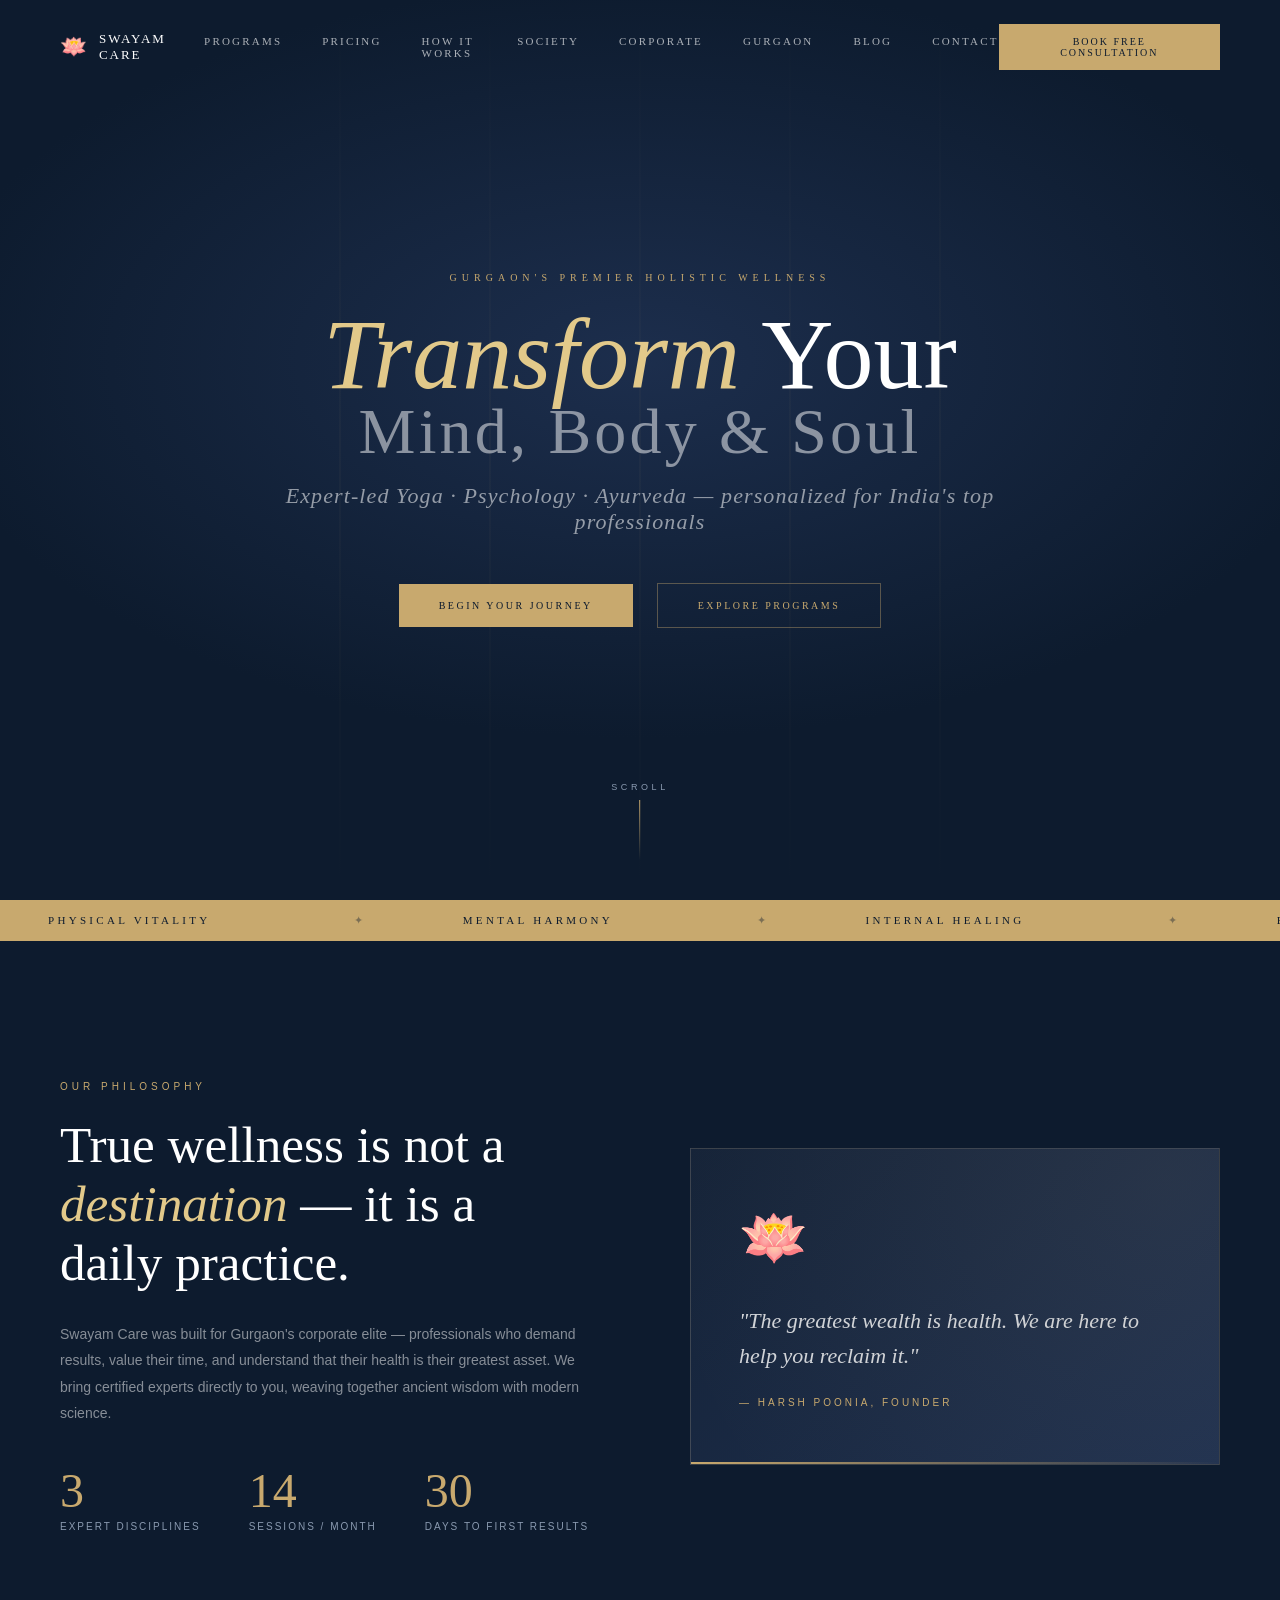
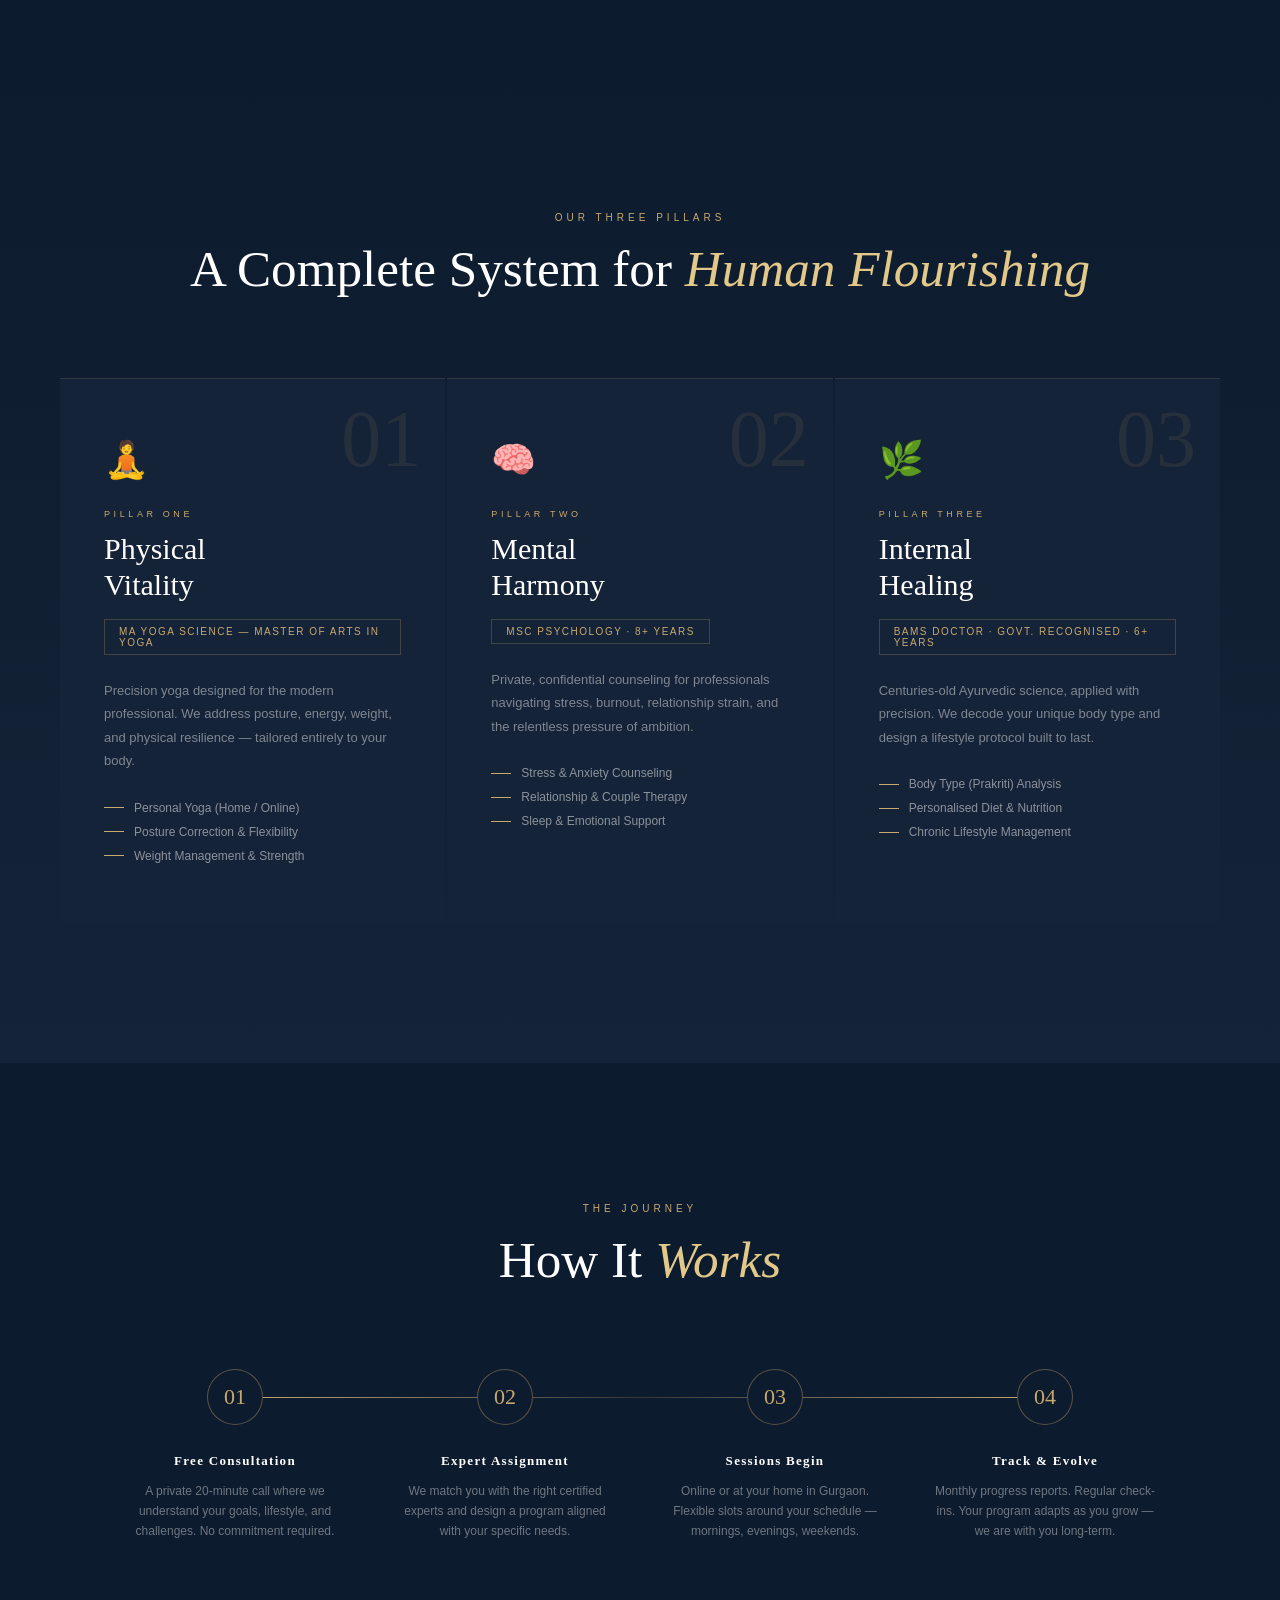
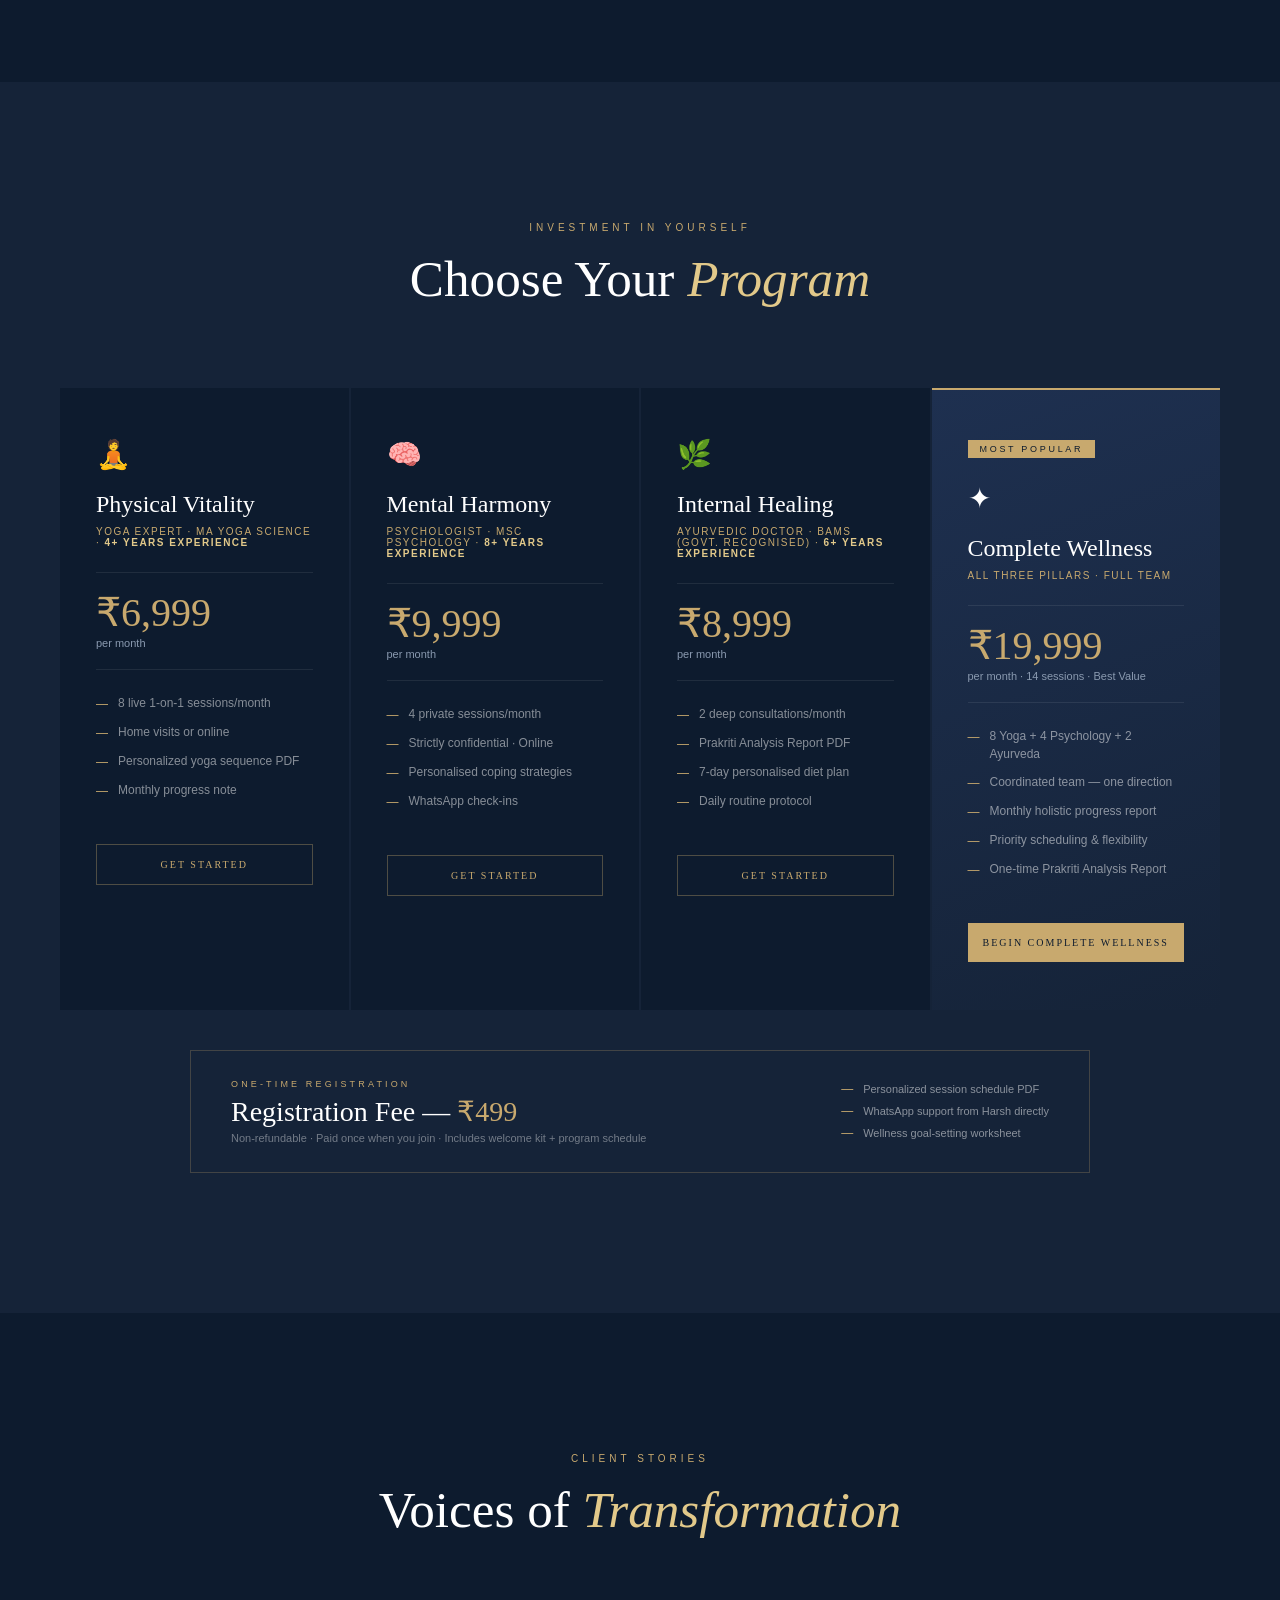
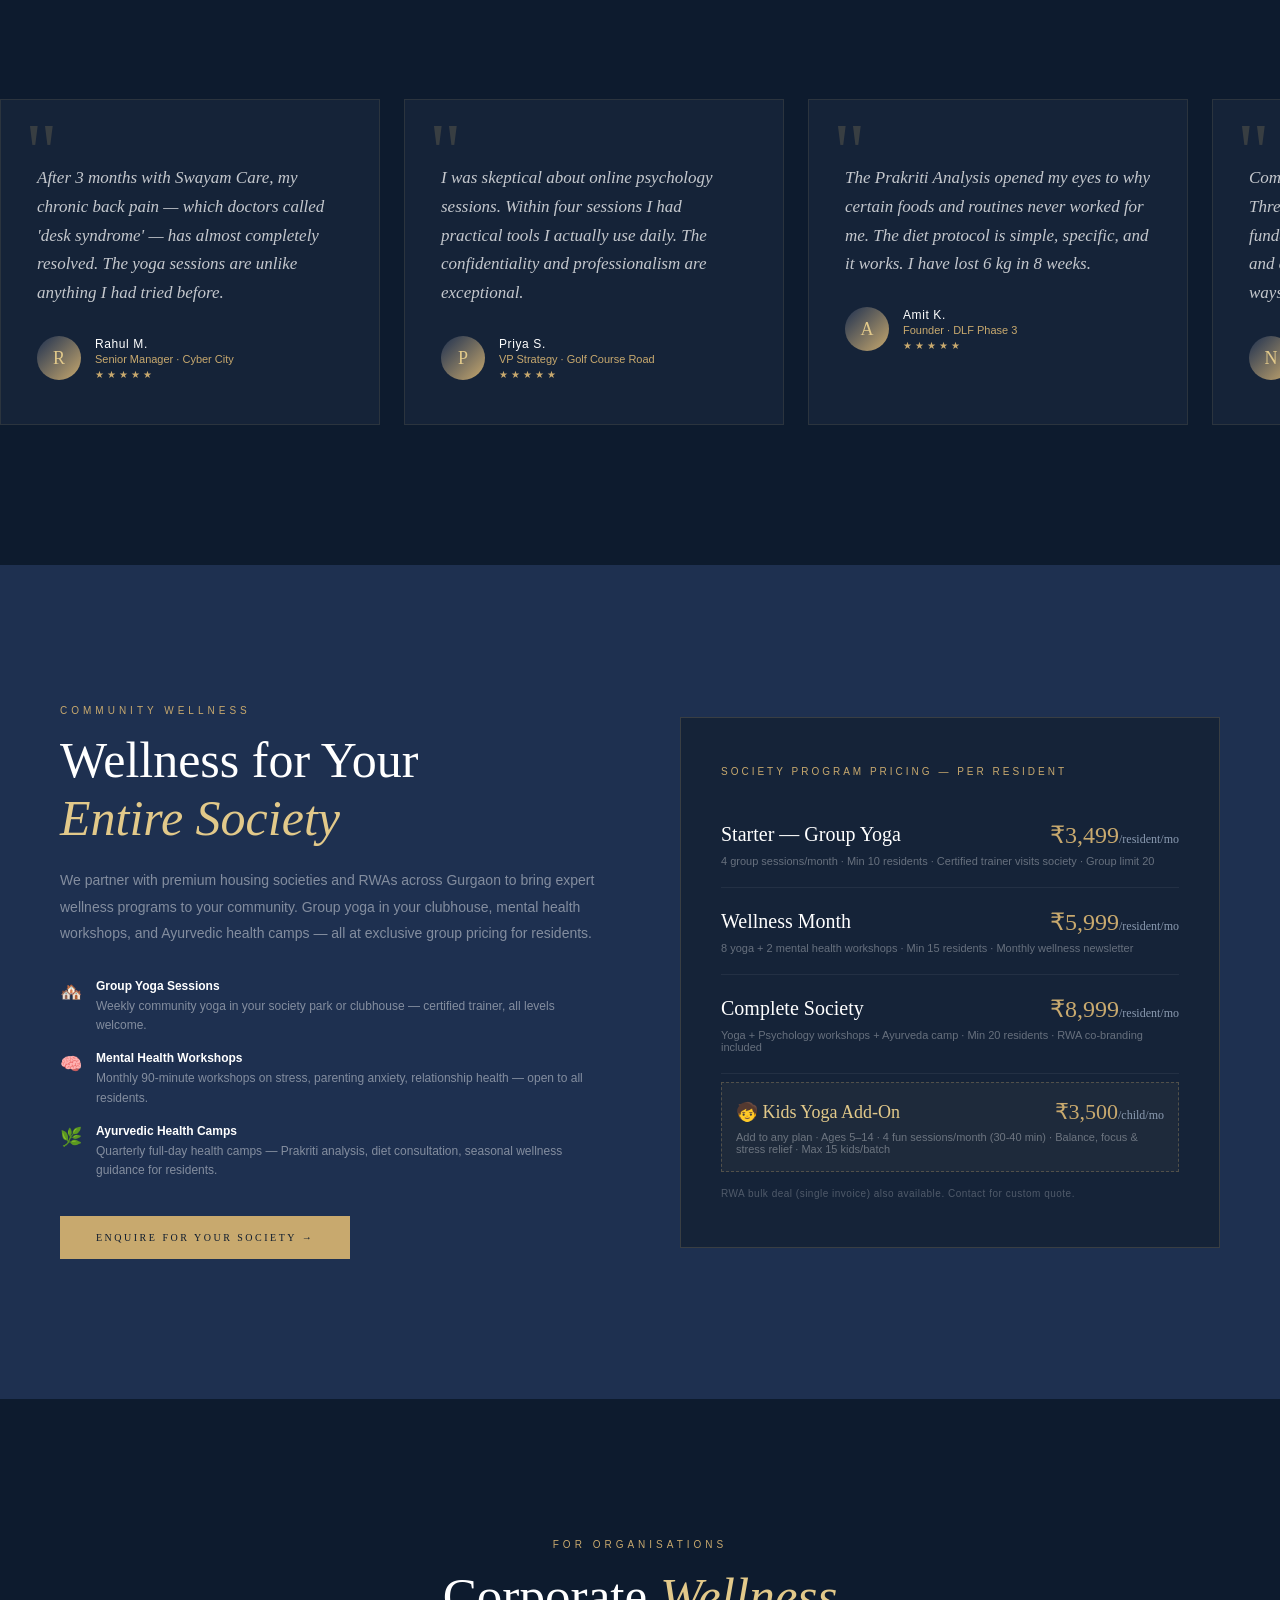
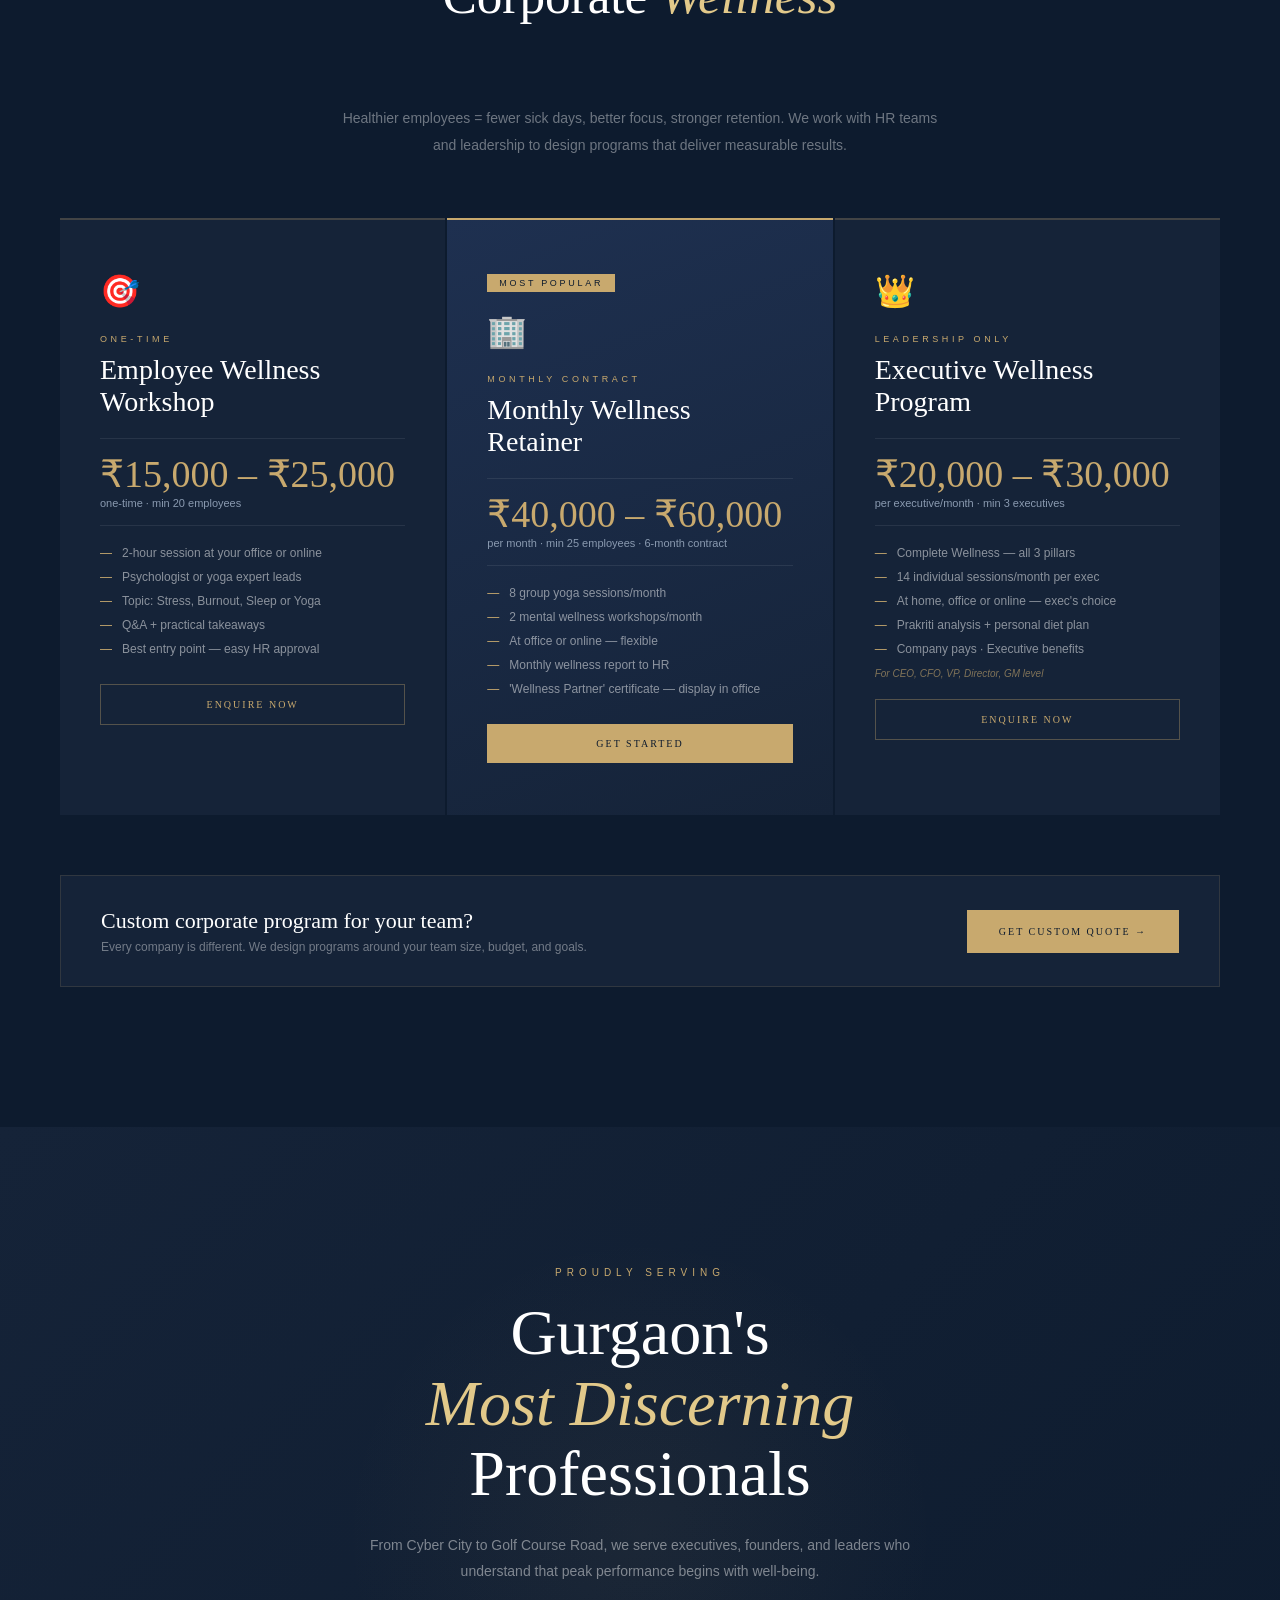
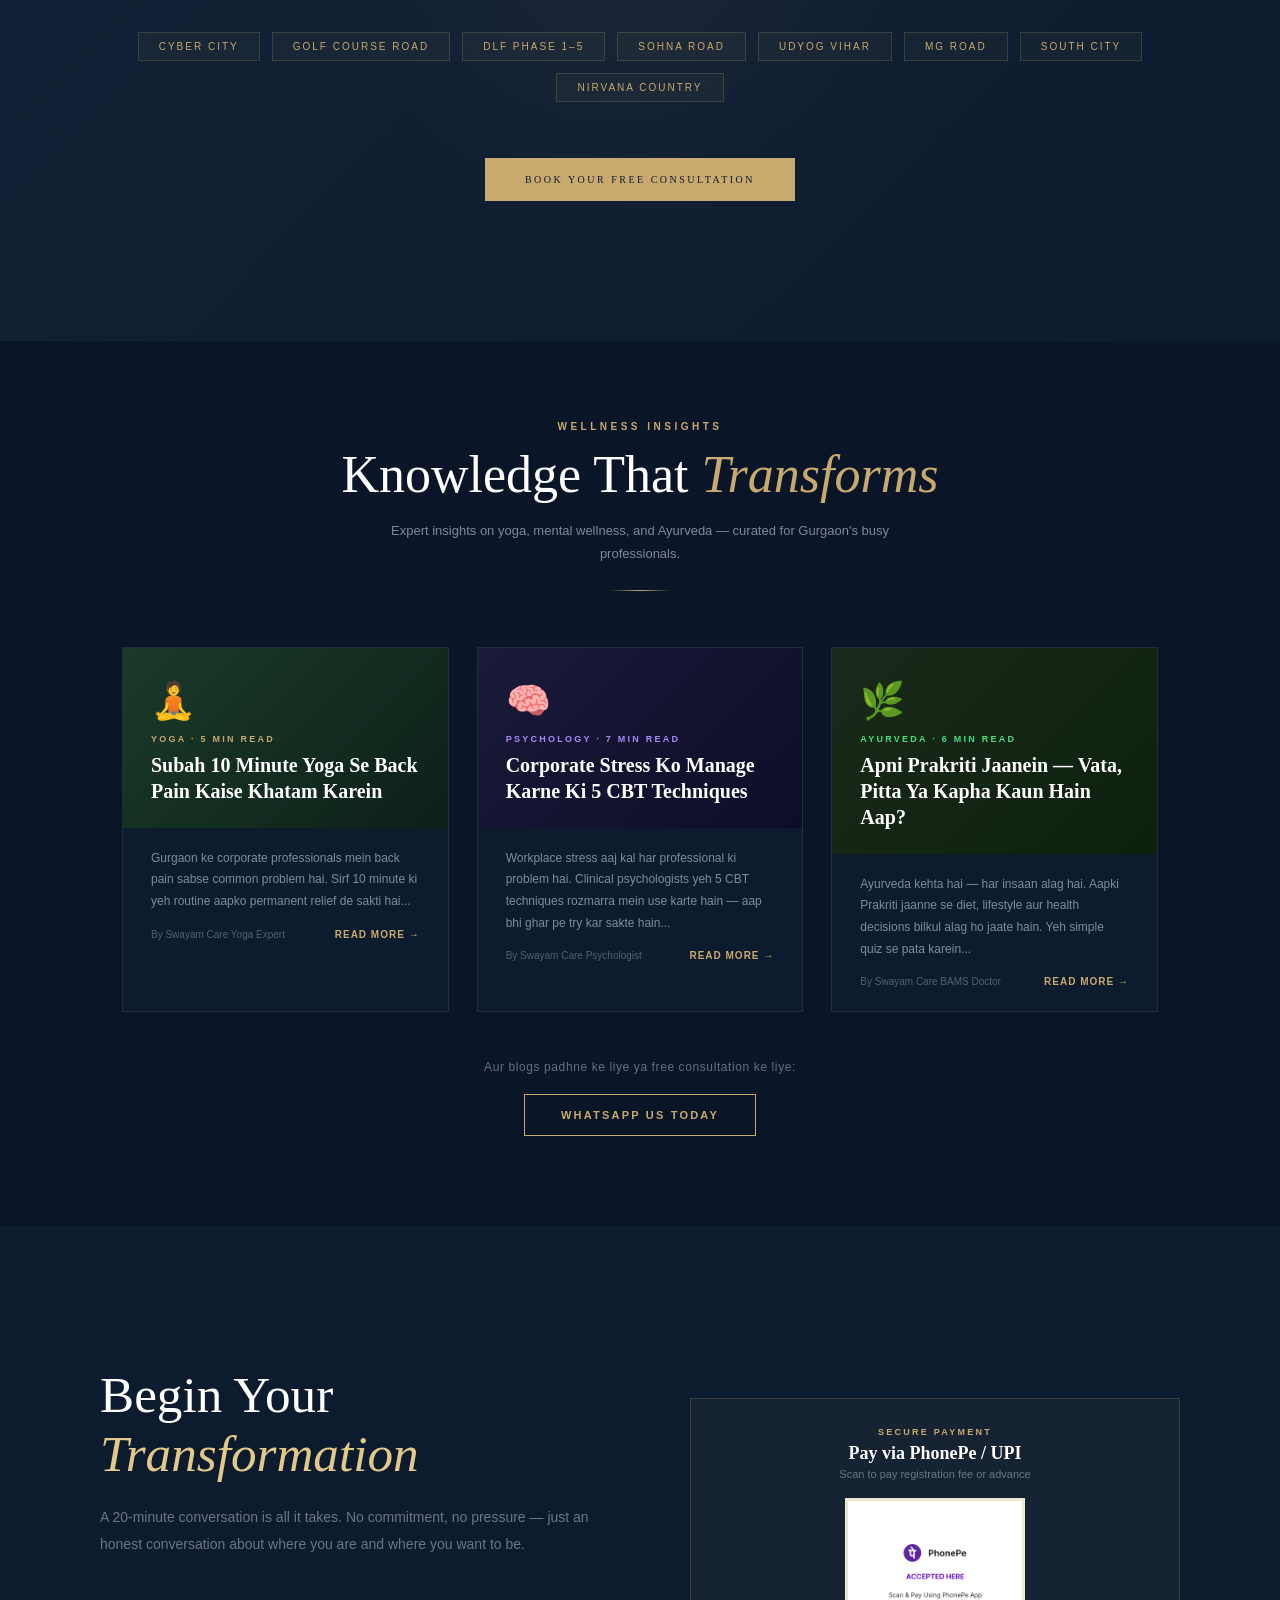
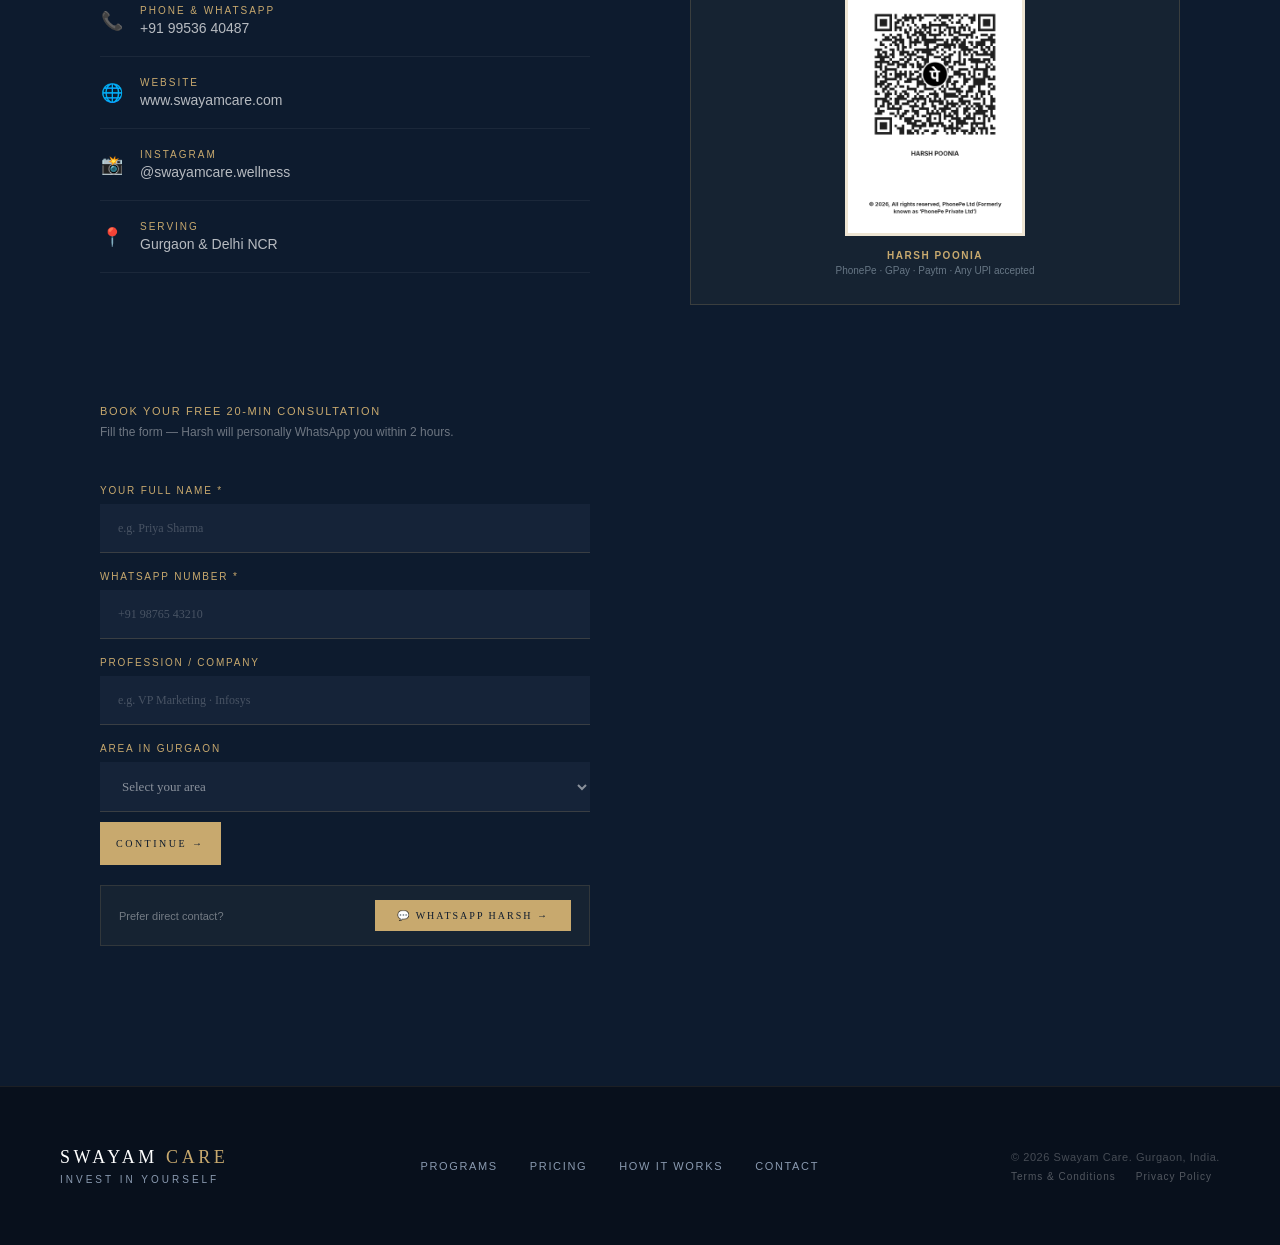
<file: index.html>
<!DOCTYPE html>
<html lang="en">
<head>
<meta charset="UTF-8">
<meta name="viewport" content="width=device-width, initial-scale=1.0">

<!-- ══ FAVICON ══ -->
<link rel="icon" type="image/x-icon" href="[data-uri]">
<link rel="apple-touch-icon" href="[data-uri]">
<link rel="icon" type="image/png" sizes="192x192" href="[data-uri]">
<meta name="theme-color" content="#070f1c">
<!-- ══ END FAVICON ══ -->

<!-- ══ GOOGLE ANALYTICS ══ -->
<script async src="https://www.googletagmanager.com/gtag/js?id=G-0TRB40B8DN"></script>
<script>
  window.dataLayer = window.dataLayer || [];
  function gtag(){dataLayer.push(arguments);}
  gtag('js', new Date());
  gtag('config', 'G-0TRB40B8DN');
</script>
<!-- ══ END ANALYTICS ══ -->

<!-- ══ SECURITY HEADERS ══ -->
<!-- Clickjacking se bachao — dusri website teri site ko frame mein nahi daal sakti -->
<meta http-equiv="X-Frame-Options" content="SAMEORIGIN">
<!-- Browser old/unsafe mode mein nahi chalega -->
<meta http-equiv="X-UA-Compatible" content="IE=edge">
<!-- MIME sniffing attack se bachao -->
<meta http-equiv="X-Content-Type-Options" content="nosniff">
<!-- Referrer — bahar jaate waqt teri URL leak nahi hogi -->
<meta name="referrer" content="strict-origin-when-cross-origin">
<!-- Content Security Policy — sirf trusted sources se content load hoga -->
<meta http-equiv="Content-Security-Policy" content="
  default-src 'self' https://www.swayamcare.com;
  script-src 'self' 'unsafe-inline' https://fonts.googleapis.com https://script.google.com;
  style-src 'self' 'unsafe-inline' https://fonts.googleapis.com https://fonts.gstatic.com;
  font-src 'self' https://fonts.googleapis.com https://fonts.gstatic.com;
  img-src 'self' data: https:;
  connect-src 'self' https://script.google.com https://api.anthropic.com;
  frame-ancestors 'none';
">
<!-- Phone number / email auto-detect band karo (privacy) -->
<meta name="format-detection" content="telephone=no, email=no">
<!-- Cache control — sensitive pages cache nahi honge -->
<meta http-equiv="Cache-Control" content="no-store, no-cache, must-revalidate">
<!-- ══ END SECURITY ══ -->
<title>Swayam Care | Holistic Wellness Gurgaon — Yoga, Psychology & Ayurveda at Home</title>
<meta name="description" content="Swayam Care offers premium holistic wellness in Gurgaon — Yoga, Clinical Psychology & Ayurveda at your home or office. Expert-led programs from ₹6,999/month. Free 20-min consultation.">
<meta name="keywords" content="wellness Gurgaon, yoga at home Gurgaon, psychologist Gurgaon, ayurveda Gurgaon, holistic wellness Delhi NCR, corporate wellness Gurgaon, therapeutic yoga, online psychologist India, Swayam Care">
<meta name="author" content="Swayam Care, Harsh Poonia">
<meta name="robots" content="index, follow">
<meta name="geo.region" content="IN-HR">
<meta name="geo.placename" content="Gurgaon, Haryana, India">
<link rel="canonical" href="https://www.swayamcare.com/">
<meta property="og:title" content="Swayam Care | Holistic Wellness Gurgaon">
<meta property="og:description" content="Yoga + Psychology + Ayurveda — 3 experts, 1 package, at your home. Gurgaon's premium wellness brand. Free 20-min consultation.">
<meta property="og:url" content="https://www.swayamcare.com/">
<meta property="og:type" content="website">
<meta property="og:locale" content="en_IN">
<meta property="og:site_name" content="Swayam Care">
<meta name="twitter:card" content="summary_large_image">
<meta name="twitter:title" content="Swayam Care | Holistic Wellness Gurgaon">
<meta name="twitter:description" content="Yoga + Psychology + Ayurveda at your home. Gurgaon's premium wellness brand.">
<script type="application/ld+json">
{
  "@context": "https://schema.org",
  "@type": "LocalBusiness",
  "name": "Swayam Care",
  "description": "Premium holistic wellness brand offering Yoga, Clinical Psychology and Ayurveda at home or office in Gurgaon.",
  "url": "https://www.swayamcare.com",
  "telephone": "+919953640487",
  "address": {"@type": "PostalAddress", "addressLocality": "Gurgaon", "addressRegion": "Haryana", "addressCountry": "IN"},
  "geo": {"@type": "GeoCoordinates", "latitude": "28.4595", "longitude": "77.0266"},
  "openingHours": "Mo-Su 06:00-21:00",
  "priceRange": "Rs.Rs.Rs.",
  "sameAs": ["https://www.instagram.com/swayamcare.wellness"],
  "hasOfferCatalog": {
    "@type": "OfferCatalog",
    "name": "Wellness Programs",
    "itemListElement": [
      {"@type": "Offer", "itemOffered": {"@type": "Service", "name": "Yoga Program Gurgaon", "description": "8 therapeutic yoga sessions/month at home"}, "price": "6999", "priceCurrency": "INR"},
      {"@type": "Offer", "itemOffered": {"@type": "Service", "name": "Psychology Therapy Gurgaon", "description": "4 CBT sessions/month online"}, "price": "9999", "priceCurrency": "INR"},
      {"@type": "Offer", "itemOffered": {"@type": "Service", "name": "Ayurveda Consultation Gurgaon", "description": "2 BAMS doctor consultations with Prakriti analysis"}, "price": "8999", "priceCurrency": "INR"}
    ]
  }
}
</script>
<link rel="preconnect" href="https://fonts.googleapis.com">
<link href="https://fonts.googleapis.com/css2?family=Cormorant+Garamond:ital,wght@0,300;0,400;0,600;1,300;1,400&family=Tenor+Sans&family=Montserrat:wght@300;400;500;600&display=swap" rel="stylesheet">
<style>
/* ── RESET & BASE ─────────────────────────────────────────── */
*, *::before, *::after { margin:0; padding:0; box-sizing:border-box; }
:root {
  --navy:   #0d1b2e;
  --navy2:  #152338;
  --navy3:  #1e3050;
  --gold:   #c8a96e;
  --gold2:  #e2c98a;
  --gold3:  #f5e6c8;
  --cream:  #faf7f2;
  --white:  #ffffff;
  --gray:   #8a9ab0;
  --text:   #2a3a50;
  --ease:   cubic-bezier(.25,.46,.45,.94);
}
html { scroll-behavior: smooth; }
body {
  font-family: 'Montserrat', sans-serif;
  background: var(--navy);
  color: var(--white);
  overflow-x: hidden;
  cursor: none;
}

/* ── CUSTOM CURSOR ────────────────────────────────────────── */
.cursor {
  position:fixed; inset:0; z-index:99999; pointer-events:none; opacity:0;
  transition:opacity .3s;
}
.cursor-dot {
  position:fixed; top:0; left:0;
  width:8px; height:8px; background:var(--gold); border-radius:50%;
  will-change:transform;
}
.cursor-ring {
  position:fixed; top:0; left:0;
  width:40px; height:40px; border:1px solid rgba(200,169,110,.7);
  border-radius:50%; will-change:transform;
  transition:width .25s, height .25s, border-color .25s;
}
body.cursor-hover .cursor-ring { width:56px; height:56px; border-color:var(--gold); }

/* ── LOADER ───────────────────────────────────────────────── */
#loader {
  position:fixed; inset:0; z-index:10000;
  background:var(--navy); display:flex; flex-direction:column;
  align-items:center; justify-content:center; gap:24px;
  transition: opacity .8s var(--ease), visibility .8s;
}
#loader.hide { opacity:0; visibility:hidden; }
.loader-lotus {
  font-size:48px;
  animation: loaderSpin 2s var(--ease) forwards;
}
@keyframes loaderSpin {
  0%  { transform: scale(0) rotate(-180deg); opacity:0; }
  60% { transform: scale(1.2) rotate(10deg); opacity:1; }
  100%{ transform: scale(1) rotate(0deg); opacity:1; }
}
.loader-line {
  width:0; height:1px; background:var(--gold);
  animation: loaderLine 1.5s .5s var(--ease) forwards;
}
@keyframes loaderLine { to { width: 200px; } }
.loader-text {
  font-family:'Tenor Sans', sans-serif; letter-spacing:.3em;
  font-size:11px; color:var(--gold); opacity:0;
  animation: fadeIn .8s 1.2s forwards;
}

/* ── NAV ──────────────────────────────────────────────────── */
nav {
  position:fixed; top:0; left:0; right:0; z-index:1000;
  display:flex; align-items:center; justify-content:space-between;
  padding:24px 60px;
  transition: background .4s, padding .4s, backdrop-filter .4s;
}
nav.scrolled {
  background: rgba(13,27,46,.85);
  backdrop-filter: blur(20px);
  padding:16px 60px;
  border-bottom:1px solid rgba(200,169,110,.15);
}
.nav-logo {
  display:flex; align-items:center; gap:12px; text-decoration:none;
}
.nav-logo-symbol { font-size:22px; }
.nav-logo-text {
  font-family:'Tenor Sans'; letter-spacing:.15em;
  font-size:13px; color:var(--white);
}
.nav-links { display:flex; gap:40px; }
.nav-links a {
  font-family:'Montserrat'; font-size:11px; letter-spacing:.2em;
  text-transform:uppercase; color:rgba(255,255,255,.65);
  text-decoration:none; position:relative;
  transition:color .3s;
}
.nav-links a::after {
  content:''; position:absolute; bottom:-4px; left:0;
  width:0; height:1px; background:var(--gold);
  transition:width .3s var(--ease);
}
.nav-links a:hover { color:var(--gold); }
.nav-links a:hover::after { width:100%; }
.nav-cta {
  font-family:'Montserrat'; font-size:10px; letter-spacing:.2em;
  text-transform:uppercase; color:var(--navy);
  background:var(--gold); border:none; padding:12px 28px;
  cursor:none; transition:transform .3s, box-shadow .3s;
}
.nav-cta:hover { transform:translateY(-2px); box-shadow:0 8px 30px rgba(200,169,110,.4); }

/* ── HERO ─────────────────────────────────────────────────── */
#hero {
  position:relative; min-height:100vh;
  display:flex; flex-direction:column;
  align-items:center; justify-content:center;
  overflow:hidden;
}
.hero-bg {
  position:absolute; inset:0;
  background: radial-gradient(ellipse 80% 60% at 50% 40%, rgba(30,48,80,.9) 0%, var(--navy) 70%);
}
.hero-particles {
  position:absolute; inset:0; overflow:hidden;
}
.particle {
  position:absolute; border-radius:50%;
  background:var(--gold); opacity:0;
  animation: particleFloat linear infinite;
}
@keyframes particleFloat {
  0%   { transform:translateY(100vh) scale(0); opacity:0; }
  10%  { opacity:.4; }
  90%  { opacity:.1; }
  100% { transform:translateY(-10vh) scale(1); opacity:0; }
}
.hero-lines {
  position:absolute; inset:0; overflow:hidden;
}
.hero-line {
  position:absolute; left:50%; top:0; bottom:0;
  width:1px; background:linear-gradient(to bottom, transparent, rgba(200,169,110,.08), transparent);
  transform:translateX(-50%);
}
.hero-content {
  position:relative; z-index:2; text-align:center; padding:0 40px;
  max-width:900px;
}
.hero-eyebrow {
  font-family:'Montserrat'; font-size:10px; letter-spacing:.5em;
  text-transform:uppercase; color:var(--gold);
  opacity:0; transform:translateY(20px);
  animation: revealUp .8s .3s var(--ease) forwards;
}
.hero-title {
  font-family:'Cormorant Garamond'; font-weight:300;
  font-size:clamp(56px, 8vw, 100px);
  line-height:.95; margin:24px 0 8px;
  opacity:0; transform:translateY(30px);
  animation: revealUp 1s .6s var(--ease) forwards;
}
.hero-title em { font-style:italic; color:var(--gold2); }
.hero-title .line2 {
  display:block; font-size:clamp(36px,5vw,64px);
  color:rgba(255,255,255,.5); font-weight:300;
  letter-spacing:.05em;
}
.hero-subtitle {
  font-family:'Cormorant Garamond'; font-style:italic;
  font-size:clamp(16px,2vw,22px); color:rgba(255,255,255,.55);
  letter-spacing:.05em; margin:20px 0 48px;
  opacity:0; transform:translateY(20px);
  animation: revealUp .8s .9s var(--ease) forwards;
}
.hero-actions {
  display:flex; gap:24px; justify-content:center; align-items:center;
  opacity:0; transform:translateY(20px);
  animation: revealUp .8s 1.2s var(--ease) forwards;
}
.btn-primary {
  font-family:'Montserrat'; font-size:10px; letter-spacing:.25em;
  text-transform:uppercase; color:var(--navy);
  background:var(--gold); border:none; padding:16px 40px;
  cursor:none; position:relative; overflow:hidden;
  transition:transform .3s, box-shadow .3s;
}
.btn-primary::before {
  content:''; position:absolute; inset:0;
  background:var(--gold2); transform:translateX(-100%);
  transition:transform .4s var(--ease);
}
.btn-primary span { position:relative; z-index:1; }
.btn-primary:hover { transform:translateY(-3px); box-shadow:0 12px 40px rgba(200,169,110,.5); }
.btn-primary:hover::before { transform:translateX(0); }
.btn-ghost {
  font-family:'Montserrat'; font-size:10px; letter-spacing:.25em;
  text-transform:uppercase; color:var(--gold);
  background:transparent; border:1px solid rgba(200,169,110,.4);
  padding:16px 40px; cursor:none;
  transition:border-color .3s, color .3s, transform .3s;
  text-decoration:none;
}
.btn-ghost:hover { border-color:var(--gold); color:var(--white); transform:translateY(-3px); }
.hero-scroll {
  position:absolute; bottom:40px; left:50%; transform:translateX(-50%);
  display:flex; flex-direction:column; align-items:center; gap:8px;
  opacity:0; animation:fadeIn .8s 2s forwards;
}
.hero-scroll span {
  font-size:9px; letter-spacing:.4em; color:var(--gray);
  text-transform:uppercase;
}
.scroll-line {
  width:1px; height:60px; background:linear-gradient(to bottom, var(--gold), transparent);
  animation:scrollPulse 2s ease-in-out infinite;
}
@keyframes scrollPulse {
  0%,100% { transform:scaleY(1); opacity:1; }
  50% { transform:scaleY(.5); opacity:.3; }
}

/* ── MARQUEE STRIP ────────────────────────────────────────── */
.marquee-strip {
  background:var(--gold); padding:14px 0; overflow:hidden;
  position:relative;
}
.marquee-inner {
  display:flex; gap:0; animation:marquee 25s linear infinite;
  white-space:nowrap;
}
.marquee-item {
  font-family:'Tenor Sans'; font-size:11px; letter-spacing:.3em;
  text-transform:uppercase; color:var(--navy); padding:0 48px;
  flex-shrink:0;
}
.marquee-dot { opacity:.4; margin:0 0 0 48px; }
@keyframes marquee { from{transform:translateX(0)} to{transform:translateX(-50%)} }

/* ── INTRO SECTION ────────────────────────────────────────── */
#intro {
  padding:140px 60px; max-width:1400px; margin:0 auto;
  display:grid; grid-template-columns:1fr 1fr; gap:100px;
  align-items:center;
}
.intro-tag {
  font-size:10px; letter-spacing:.4em; text-transform:uppercase;
  color:var(--gold); margin-bottom:24px;
}
.intro-headline {
  font-family:'Cormorant Garamond'; font-weight:300;
  font-size:clamp(38px,4vw,56px); line-height:1.15;
  color:var(--white);
}
.intro-headline em { font-style:italic; color:var(--gold2); }
.intro-body {
  color:rgba(255,255,255,.5); line-height:1.9; font-size:14px;
  font-weight:300; margin:28px 0 40px;
}
.intro-stat-row {
  display:flex; gap:48px;
}
.intro-stat {}
.intro-stat-num {
  font-family:'Cormorant Garamond'; font-size:48px;
  font-weight:300; color:var(--gold); line-height:1;
}
.intro-stat-label {
  font-size:10px; letter-spacing:.2em; text-transform:uppercase;
  color:var(--gray); margin-top:6px;
}
.intro-visual {
  position:relative;
}
.intro-card {
  background:linear-gradient(135deg, var(--navy2), var(--navy3));
  border:1px solid rgba(200,169,110,.2);
  padding:56px 48px; position:relative; overflow:hidden;
}
.intro-card::before {
  content:''; position:absolute; top:-50%; right:-50%;
  width:200%; height:200%;
  background:radial-gradient(circle at 70% 30%, rgba(200,169,110,.08), transparent 60%);
  pointer-events:none;
}
.intro-card-lotus {
  font-size:56px; margin-bottom:32px; display:block;
  animation:float 4s ease-in-out infinite;
}
@keyframes float {
  0%,100% { transform:translateY(0); }
  50% { transform:translateY(-12px); }
}
.intro-card-quote {
  font-family:'Cormorant Garamond'; font-style:italic;
  font-size:22px; line-height:1.6; color:rgba(255,255,255,.8);
  margin-bottom:24px;
}
.intro-card-attr {
  font-size:10px; letter-spacing:.3em; text-transform:uppercase;
  color:var(--gold);
}
.intro-card-line {
  position:absolute; bottom:0; left:0; right:0;
  height:2px; background:linear-gradient(to right, var(--gold), transparent);
}

/* ── PILLARS ──────────────────────────────────────────────── */
#pillars {
  padding:140px 60px;
  background:linear-gradient(to bottom, var(--navy), var(--navy2));
}
.section-header { text-align:center; margin-bottom:80px; }
.section-tag {
  font-size:10px; letter-spacing:.4em; text-transform:uppercase;
  color:var(--gold); margin-bottom:16px;
}
.section-title {
  font-family:'Cormorant Garamond'; font-weight:300;
  font-size:clamp(36px,4vw,52px); color:var(--white);
}
.section-title em { font-style:italic; color:var(--gold2); }
.pillars-grid {
  display:grid; grid-template-columns:repeat(3,1fr);
  gap:2px; max-width:1400px; margin:0 auto;
}
.pillar-card {
  background:var(--navy2);
  padding:60px 44px; position:relative; overflow:hidden;
  border-top:1px solid rgba(200,169,110,.15);
  transition:background .4s;
  cursor:none;
}
.pillar-card::before {
  content:''; position:absolute; inset:0;
  background:linear-gradient(135deg, rgba(200,169,110,.06), transparent);
  opacity:0; transition:opacity .4s;
}
.pillar-card:hover { background:var(--navy3); }
.pillar-card:hover::before { opacity:1; }
.pillar-number {
  font-family:'Cormorant Garamond'; font-size:80px; font-weight:300;
  color:rgba(200,169,110,.1); line-height:1;
  position:absolute; top:20px; right:24px;
  transition:color .4s;
}
.pillar-card:hover .pillar-number { color:rgba(200,169,110,.2); }
.pillar-icon { font-size:36px; margin-bottom:28px; display:block; }
.pillar-label {
  font-size:9px; letter-spacing:.4em; text-transform:uppercase;
  color:var(--gold); margin-bottom:12px;
}
.pillar-name {
  font-family:'Cormorant Garamond'; font-size:30px; font-weight:300;
  color:var(--white); margin-bottom:16px; line-height:1.2;
}
.pillar-expert {
  font-size:10px; letter-spacing:.15em; color:var(--gold);
  text-transform:uppercase; margin-bottom:24px;
  padding:6px 14px; border:1px solid rgba(200,169,110,.25);
  display:inline-block;
}
.pillar-desc {
  font-size:13px; color:rgba(255,255,255,.45);
  line-height:1.8; font-weight:300;
}
.pillar-services {
  margin-top:28px; display:flex; flex-direction:column; gap:10px;
}
.pillar-service {
  display:flex; align-items:center; gap:10px;
  font-size:12px; color:rgba(255,255,255,.5);
}
.pillar-service::before {
  content:''; width:20px; height:1px;
  background:var(--gold); flex-shrink:0;
}
.pillar-bottom-line {
  position:absolute; bottom:0; left:0;
  height:1px; width:0; background:var(--gold);
  transition:width .6s var(--ease);
}
.pillar-card:hover .pillar-bottom-line { width:100%; }

/* ── PROCESS ──────────────────────────────────────────────── */
#process {
  padding:140px 60px; max-width:1200px; margin:0 auto;
}
.process-steps {
  display:grid; grid-template-columns:repeat(4,1fr);
  gap:0; margin-top:80px; position:relative;
}
.process-steps::before {
  content:''; position:absolute;
  top:28px; left:calc(12.5% + 1px); right:calc(12.5% + 1px);
  height:1px; background:linear-gradient(to right, var(--gold), rgba(200,169,110,.2), var(--gold));
}
.process-step { text-align:center; padding:0 24px; }
.step-num {
  width:56px; height:56px; border:1px solid rgba(200,169,110,.4);
  border-radius:50%; display:flex; align-items:center; justify-content:center;
  margin:0 auto 28px;
  font-family:'Cormorant Garamond'; font-size:22px; font-weight:300;
  color:var(--gold); background:var(--navy); position:relative; z-index:1;
  transition:background .3s, border-color .3s;
}
.process-step:hover .step-num {
  background:var(--gold); color:var(--navy); border-color:var(--gold);
}
.step-title {
  font-family:'Tenor Sans'; font-size:13px; letter-spacing:.1em;
  color:var(--white); margin-bottom:12px;
}
.step-desc {
  font-size:12px; color:rgba(255,255,255,.4); line-height:1.7;
}

/* ── PROGRAMS / PRICING ───────────────────────────────────── */
#programs {
  padding:140px 60px;
  background:var(--navy2);
}
.programs-grid {
  display:grid; grid-template-columns:repeat(4,1fr);
  gap:2px; max-width:1400px; margin:80px auto 0;
}
.prog-card {
  background:var(--navy); padding:48px 36px;
  position:relative; overflow:hidden;
  border-top:2px solid transparent;
  transition:border-color .3s, transform .3s;
  cursor:none;
}
.prog-card.featured {
  background:linear-gradient(160deg, var(--navy3), var(--navy2));
  border-top-color:var(--gold);
}
.prog-card:hover { transform:translateY(-8px); border-top-color:var(--gold); }
.prog-badge {
  display:none; font-size:9px; letter-spacing:.3em;
  text-transform:uppercase; color:var(--navy);
  background:var(--gold); padding:4px 12px; margin-bottom:24px;
}
.prog-card.featured .prog-badge { display:inline-block; }
.prog-icon { font-size:28px; margin-bottom:20px; display:block; }
.prog-name {
  font-family:'Cormorant Garamond'; font-size:24px; font-weight:300;
  color:var(--white); margin-bottom:8px;
}
.prog-expert {
  font-size:10px; letter-spacing:.15em; color:var(--gold);
  text-transform:uppercase; margin-bottom:24px;
}
.prog-price {
  margin:24px 0; padding:20px 0;
  border-top:1px solid rgba(255,255,255,.08);
  border-bottom:1px solid rgba(255,255,255,.08);
}
.prog-price-num {
  font-family:'Cormorant Garamond'; font-size:40px; font-weight:300;
  color:var(--gold); line-height:1;
}
.prog-price-per {
  font-size:11px; color:var(--gray); margin-top:4px;
}
.prog-features {
  list-style:none; margin:24px 0; display:flex; flex-direction:column; gap:10px;
}
.prog-features li {
  font-size:12px; color:rgba(255,255,255,.5);
  display:flex; align-items:flex-start; gap:10px; line-height:1.5;
}
.prog-features li::before {
  content:'—'; color:var(--gold); flex-shrink:0; margin-top:1px;
}
.prog-btn {
  width:100%; padding:14px; margin-top:20px;
  font-family:'Montserrat'; font-size:10px; letter-spacing:.2em;
  text-transform:uppercase; cursor:none; border:none;
  transition:all .3s;
}
.prog-btn-outline {
  background:transparent; color:var(--gold);
  border:1px solid rgba(200,169,110,.35);
}
.prog-btn-outline:hover { background:rgba(200,169,110,.1); border-color:var(--gold); }
.prog-btn-filled {
  background:var(--gold); color:var(--navy);
}
.prog-btn-filled:hover { background:var(--gold2); }

/* ── TESTIMONIALS ─────────────────────────────────────────── */
#testimonials {
  padding:140px 60px; position:relative; overflow:hidden;
}
.testimonials-track {
  display:flex; gap:24px; margin-top:80px;
  animation: testimonialsScroll 30s linear infinite;
}
.testimonials-track:hover { animation-play-state:paused; }
@keyframes testimonialsScroll {
  from { transform:translateX(0); }
  to   { transform:translateX(-50%); }
}
.testi-card {
  flex-shrink:0; width:380px;
  background:var(--navy2); padding:44px 36px;
  border:1px solid rgba(200,169,110,.12);
  position:relative;
}
.testi-quote-mark {
  font-family:'Cormorant Garamond'; font-size:80px; line-height:.8;
  color:rgba(200,169,110,.2); position:absolute; top:20px; left:24px;
}
.testi-text {
  font-family:'Cormorant Garamond'; font-style:italic;
  font-size:17px; line-height:1.7; color:rgba(255,255,255,.75);
  margin-bottom:28px; position:relative; z-index:1; padding-top:20px;
}
.testi-author { display:flex; align-items:center; gap:14px; }
.testi-avatar {
  width:44px; height:44px; border-radius:50%;
  background:linear-gradient(135deg, var(--navy3), var(--gold));
  display:flex; align-items:center; justify-content:center;
  font-family:'Cormorant Garamond'; font-size:18px; color:var(--gold2);
  flex-shrink:0;
}
.testi-name {
  font-size:12px; font-weight:500; color:var(--white); letter-spacing:.05em;
}
.testi-role { font-size:11px; color:var(--gold); margin-top:2px; }
.testi-stars { display:flex; gap:3px; margin-top:4px; }
.star { font-size:10px; color:var(--gold); }

/* ── GURGAON CTA ──────────────────────────────────────────── */
#gurgaon {
  padding:140px 60px;
  background:linear-gradient(135deg, var(--navy2) 0%, var(--navy) 100%);
  text-align:center; position:relative; overflow:hidden;
}
.gurgaon-glow {
  position:absolute; top:50%; left:50%;
  transform:translate(-50%,-50%);
  width:600px; height:600px;
  background:radial-gradient(circle, rgba(200,169,110,.06), transparent 70%);
  pointer-events:none;
}
.gurgaon-tag {
  font-size:10px; letter-spacing:.5em; text-transform:uppercase;
  color:var(--gold); margin-bottom:20px;
}
.gurgaon-title {
  font-family:'Cormorant Garamond'; font-weight:300;
  font-size:clamp(40px,5vw,68px); color:var(--white);
  line-height:1.1; margin-bottom:24px;
}
.gurgaon-title em { font-style:italic; color:var(--gold2); }
.gurgaon-sub {
  font-size:14px; color:rgba(255,255,255,.45);
  max-width:560px; margin:0 auto 48px;
  line-height:1.8; font-weight:300;
}
.gurgaon-areas {
  display:flex; justify-content:center; flex-wrap:wrap; gap:12px;
  margin-bottom:56px;
}
.area-chip {
  font-size:10px; letter-spacing:.2em; text-transform:uppercase;
  padding:8px 20px; border:1px solid rgba(200,169,110,.2);
  color:var(--gold); background:rgba(200,169,110,.04);
}

/* ── CONTACT ──────────────────────────────────────────────── */
#contact {
  padding:140px 60px; max-width:1200px; margin:0 auto;
  display:grid; grid-template-columns:1fr 1fr; gap:100px;
  align-items:start;
}
.contact-info {}
.contact-title {
  font-family:'Cormorant Garamond'; font-weight:300;
  font-size:clamp(36px,4vw,52px); color:var(--white);
  line-height:1.15; margin-bottom:20px;
}
.contact-title em { font-style:italic; color:var(--gold2); }
.contact-desc {
  font-size:14px; color:rgba(255,255,255,.4);
  line-height:1.9; font-weight:300; margin-bottom:48px;
}
.contact-details { display:flex; flex-direction:column; gap:20px; }
.contact-item {
  display:flex; align-items:center; gap:16px;
  padding-bottom:20px;
  border-bottom:1px solid rgba(255,255,255,.06);
}
.contact-item-icon { font-size:18px; width:24px; text-align:center; }
.contact-item-label {
  font-size:10px; letter-spacing:.2em; text-transform:uppercase;
  color:var(--gold); margin-bottom:4px;
}
.contact-item-value {
  font-size:14px; color:rgba(255,255,255,.7);
}
.contact-form { display:flex; flex-direction:column; gap:0; }
.form-field { position:relative; margin-bottom:2px; }
.form-field input,
.form-field select,
.form-field textarea {
  width:100%; padding:20px 20px;
  background:var(--navy2); border:none;
  border-bottom:1px solid rgba(200,169,110,.15);
  color:var(--white); font-family:'Montserrat'; font-size:13px;
  outline:none; transition:border-color .3s;
  appearance:none;
}
.form-field input::placeholder,
.form-field textarea::placeholder {
  color:rgba(255,255,255,.25); font-size:12px; letter-spacing:.1em;
}
.form-field input:focus,
.form-field select:focus,
.form-field textarea:focus {
  border-bottom-color:var(--gold);
  background:var(--navy3);
}
.form-field textarea { resize:none; height:120px; }
.form-field select { color:rgba(255,255,255,.5); }
.form-field select option { background:var(--navy2); }
.form-submit {
  margin-top:24px; padding:18px; width:100%;
  font-family:'Montserrat'; font-size:11px; letter-spacing:.3em;
  text-transform:uppercase; color:var(--navy);
  background:var(--gold); border:none; cursor:none;
  transition:all .3s; position:relative; overflow:hidden;
}
.form-submit::before {
  content:''; position:absolute; inset:0;
  background:var(--gold2); transform:translateX(-100%);
  transition:transform .4s var(--ease);
}
.form-submit span { position:relative; z-index:1; }
.form-submit:hover { transform:translateY(-2px); box-shadow:0 8px 30px rgba(200,169,110,.4); }
.form-submit:hover::before { transform:translateX(0); }

/* ── FOOTER ───────────────────────────────────────────────── */
footer {
  background:rgba(0,0,0,.4);
  border-top:1px solid rgba(200,169,110,.1);
  padding:60px;
  display:flex; justify-content:space-between; align-items:center;
  flex-wrap:wrap; gap:32px;
}
.footer-logo {
  font-family:'Tenor Sans'; font-size:18px;
  letter-spacing:.2em; color:var(--white);
}
.footer-logo span { color:var(--gold); }
.footer-tagline {
  font-size:10px; letter-spacing:.3em; text-transform:uppercase;
  color:var(--gray); margin-top:6px;
}
.footer-links { display:flex; gap:32px; }
.footer-links a {
  font-size:11px; letter-spacing:.15em; text-transform:uppercase;
  color:var(--gray); text-decoration:none;
  transition:color .3s;
}
.footer-links a:hover { color:var(--gold); }
.footer-copy {
  font-size:11px; color:rgba(255,255,255,.25); letter-spacing:.05em;
}

/* ── SCROLL ANIMATIONS ────────────────────────────────────── */
@keyframes revealUp {
  to { opacity:1; transform:translateY(0); }
}
@keyframes fadeIn {
  to { opacity:1; }
}
.reveal {
  opacity:0; transform:translateY(40px);
  transition:opacity .8s var(--ease), transform .8s var(--ease);
}
.reveal.visible { opacity:1; transform:translateY(0); }
.reveal-delay-1 { transition-delay:.1s; }
.reveal-delay-2 { transition-delay:.2s; }
.reveal-delay-3 { transition-delay:.3s; }
.reveal-delay-4 { transition-delay:.4s; }

/* ── HAMBURGER MENU ───────────────────────────────────────── */
.hamburger {
  display:none; flex-direction:column; gap:5px;
  background:none; border:none; cursor:pointer; padding:4px;
}
.hamburger span {
  display:block; width:24px; height:1.5px;
  background:var(--gold); transition:all .3s var(--ease);
}
.hamburger.open span:nth-child(1){ transform:translateY(6.5px) rotate(45deg); }
.hamburger.open span:nth-child(2){ opacity:0; }
.hamburger.open span:nth-child(3){ transform:translateY(-6.5px) rotate(-45deg); }

.mobile-menu {
  display:none; position:fixed; inset:0; z-index:999;
  background:rgba(13,27,46,.98); backdrop-filter:blur(20px);
  flex-direction:column; align-items:center; justify-content:center;
  gap:40px; padding:40px;
}
.mobile-menu.open { display:flex; }
.mobile-menu a {
  font-family:'Tenor Sans'; font-size:28px; letter-spacing:.15em;
  color:rgba(255,255,255,.7); text-decoration:none;
  transition:color .3s;
}
.mobile-menu a:hover { color:var(--gold); }
.mobile-menu .m-cta {
  font-family:'Montserrat'; font-size:11px; letter-spacing:.25em;
  text-transform:uppercase; color:var(--navy);
  background:var(--gold); padding:16px 40px; margin-top:8px;
}

/* ── TABLET (max 1024px) ──────────────────────────────────── */
@media(max-width:1024px) {
  /* Nav */
  nav { padding:18px 28px; }
  nav.scrolled { padding:14px 28px; }
  .nav-links { display:none; }
  .hamburger { display:flex; }
  .nav-cta { display:none; }

  /* Sections padding */
  #intro,#pillars,#process,#programs,#society,#corporate,
  #testimonials,#gurgaon,#contact { padding:80px 32px; }

  /* Grids → single col */
  #intro { grid-template-columns:1fr; gap:48px; }
  #contact { grid-template-columns:1fr; gap:48px; }
  .pillars-grid { grid-template-columns:1fr; }
  .programs-grid { grid-template-columns:1fr 1fr; }
  .process-steps { grid-template-columns:repeat(2,1fr); }
  .process-steps::before { display:none; }

  /* Society inline grid */
  .society-inner { grid-template-columns:1fr !important; gap:48px !important; }
  /* Corporate inline grid */
  .corp-grid { grid-template-columns:1fr !important; }

  /* Footer */
  footer { padding:40px 28px; flex-direction:column; align-items:flex-start; gap:24px; }
}

/* ── MOBILE (max 640px) ───────────────────────────────────── */
@media(max-width:640px) {
  /* Nav */
  nav { padding:16px 20px; }

  /* Hero */
  #hero { padding:0 20px; }
  .hero-title { font-size:42px !important; }
  .hero-subtitle { font-size:14px; }
  .hero-actions { flex-direction:column; gap:14px; width:100%; }
  .btn-primary, .btn-ghost { width:100%; text-align:center; padding:16px 20px; }

  /* All sections */
  #intro,#pillars,#process,#programs,#society,#corporate,
  #testimonials,#gurgaon,#contact { padding:72px 20px; }

  /* Intro stats */
  .intro-stat-row { gap:24px; flex-wrap:wrap; }
  .intro-stat-num { font-size:38px; }

  /* Programs → single col on phone */
  .programs-grid { grid-template-columns:1fr !important; }
  .process-steps { grid-template-columns:1fr !important; }

  /* Testimonials */
  .testi-card { width:300px; }

  /* Gurgaon chips */
  .gurgaon-areas { gap:8px; }
  .area-chip { font-size:9px; padding:6px 14px; }

  /* Society pricing box font sizes */
  .society-price-num { font-size:20px !important; }

  /* Form */
  .sc-options { grid-template-columns:1fr !important; }
  .sc-option { padding:12px 14px; }

  /* Footer */
  footer { padding:32px 20px; }
  .footer-links { flex-wrap:wrap; gap:20px; }
  .footer-links a { font-size:10px; }

  /* Marquee strip */
  .marquee-item { font-size:10px; padding:0 28px; }

  /* Section titles */
  .section-title { font-size:32px !important; }
  .intro-headline { font-size:30px !important; }
  .gurgaon-title { font-size:34px !important; }
  .contact-title { font-size:30px !important; }
  .hero-scroll { display:none; }

  /* Corporate grid mobile */
  .corp-grid { grid-template-columns:1fr !important; }

  /* Cursor off on touch — handled by JS */
}


/* ── FORM STYLES ─────────────────────────────────────── */

    .sc-field { margin-bottom:2px; }
    .sc-label { display:block;font-size:10px;letter-spacing:.18em;text-transform:uppercase;color:var(--gold);margin-bottom:8px;margin-top:18px; }
    .sc-input {
      width:100%;padding:16px 18px;background:var(--navy2);border:none;
      border-bottom:1px solid rgba(200,169,110,.2);color:var(--white);
      font-family:'Montserrat';font-size:13px;outline:none;
      transition:border-color .3s,background .3s;
    }
    .sc-input:focus { border-bottom-color:var(--gold);background:var(--navy3); }
    .sc-input::placeholder { color:rgba(255,255,255,.22);font-size:12px; }
    .sc-select { color:rgba(255,255,255,.5); }
    .sc-select option { background:var(--navy2);color:var(--white); }
    .sc-textarea { resize:none;height:100px; }
    .sc-options { display:grid;grid-template-columns:1fr 1fr;gap:8px; }
    .sc-option {
      display:flex;align-items:center;gap:12px;padding:14px 16px;
      background:var(--navy2);border:1px solid rgba(200,169,110,.15);
      cursor:pointer;transition:all .25s;
    }
    .sc-option:hover { border-color:var(--gold);background:var(--navy3); }
    .sc-option.selected { border-color:var(--gold);background:rgba(200,169,110,.12); }
    .sc-next,.sc-submit {
      flex:1;padding:16px;font-family:'Montserrat';font-size:10px;
      letter-spacing:.25em;text-transform:uppercase;color:var(--navy);
      background:var(--gold);border:none;cursor:pointer;
      transition:all .3s;margin-top:8px;
    }
    .sc-next:hover,.sc-submit:hover { background:var(--gold2);transform:translateY(-2px); }
    .sc-back {
      padding:16px 24px;font-family:'Montserrat';font-size:10px;
      letter-spacing:.2em;text-transform:uppercase;color:var(--gold);
      background:transparent;border:1px solid rgba(200,169,110,.3);
      cursor:pointer;transition:all .3s;margin-top:8px;white-space:nowrap;
    }
    .sc-back:hover { border-color:var(--gold);color:var(--white); }
    .sc-submit:disabled { opacity:.5;cursor:not-allowed;transform:none; }
</style>
</head>
<body>

<!-- CURSOR -->
<div class="cursor" id="cursorWrap">
  <div class="cursor-ring" id="ring"></div>
  <div class="cursor-dot"  id="dot"></div>
</div>

<!-- LOADER -->
<div id="loader">
  <div class="loader-lotus">🪷</div>
  <div class="loader-line"></div>
  <div class="loader-text">SWAYAM CARE</div>
</div>

<!-- NAV -->
<nav id="nav">
  <a class="nav-logo" href="#">
    <span class="nav-logo-symbol">🪷</span>
    <span class="nav-logo-text">SWAYAM CARE</span>
  </a>
  <div class="nav-links">
    <a href="#pillars">Programs</a>
    <a href="pricing.html">Pricing</a>
    <a href="#process">How It Works</a>
    <a href="#society">Society</a>
    <a href="#corporate">Corporate</a>
    <a href="#gurgaon">Gurgaon</a>
    <a href="#blog">Blog</a>
    <a href="#contact">Contact</a>
  </div>
  <button class="nav-cta" onclick="window.open('https://wa.me/919953640487?text=Hello%21%20I%20want%20to%20know%20more%20about%20Swayam%20Care%20services.%20Please%20contact%20me','_blank')">
    Book Free Consultation
  </button>
  <button class="hamburger" id="hamburger" onclick="toggleMenu()" aria-label="Menu">
    <span></span><span></span><span></span>
  </button>
</nav>

<!-- MOBILE MENU -->
<div class="mobile-menu" id="mobileMenu">
  <a href="#pillars"   onclick="closeMenu()">Programs</a>
  <a href="pricing.html" onclick="closeMenu()">Pricing</a>
  <a href="#society"   onclick="closeMenu()">Society</a>
  <a href="#corporate" onclick="closeMenu()">Corporate</a>
  <a href="#process"   onclick="closeMenu()">How It Works</a>
  <a href="#blog"      onclick="closeMenu()">Blog</a>
  <a href="#contact"   onclick="closeMenu()">Contact</a>
  <a class="m-cta" href="https://wa.me/919953640487?text=Hello%21%20I%20want%20to%20know%20more%20about%20Swayam%20Care%20services." target="_blank" onclick="closeMenu()">Book Free Consultation</a>
</div>

<!-- HERO -->
<section id="hero">
  <div class="hero-bg"></div>
  <div class="hero-particles" id="particles"></div>
  <div class="hero-lines">
    <div class="hero-line" style="margin-left:-300px"></div>
    <div class="hero-line" style="margin-left:-150px"></div>
    <div class="hero-line"></div>
    <div class="hero-line" style="margin-left:150px"></div>
    <div class="hero-line" style="margin-left:300px"></div>
  </div>
  <div class="hero-content">
    <p class="hero-eyebrow">Gurgaon's Premier Holistic Wellness</p>
    <h1 class="hero-title">
      <em>Transform</em> Your<br>
      <span class="line2">Mind, Body & Soul</span>
    </h1>
    <p class="hero-subtitle">
      Expert-led Yoga · Psychology · Ayurveda — personalized for India's top professionals
    </p>
    <div class="hero-actions">
      <button class="btn-primary" onclick="window.open('https://wa.me/919953640487?text=Hello%21%20I%20want%20to%20know%20more%20about%20Swayam%20Care%20services.%20Please%20contact%20me','_blank')">
        <span>Begin Your Journey</span>
      </button>
      <a class="btn-ghost" href="#pillars">Explore Programs</a>
    </div>
  </div>
  <div class="hero-scroll">
    <span>Scroll</span>
    <div class="scroll-line"></div>
  </div>
</section>

<!-- MARQUEE -->
<div class="marquee-strip">
  <div class="marquee-inner" id="marqueeInner">
    <span class="marquee-item">Physical Vitality</span>
    <span class="marquee-item marquee-dot">✦</span>
    <span class="marquee-item">Mental Harmony</span>
    <span class="marquee-item marquee-dot">✦</span>
    <span class="marquee-item">Internal Healing</span>
    <span class="marquee-item marquee-dot">✦</span>
    <span class="marquee-item">Expert-Led Programs</span>
    <span class="marquee-item marquee-dot">✦</span>
    <span class="marquee-item">Gurgaon's Elite Wellness</span>
    <span class="marquee-item marquee-dot">✦</span>
    <span class="marquee-item">Invest In Yourself</span>
    <span class="marquee-item marquee-dot">✦</span>
    <!-- duplicate for seamless loop -->
    <span class="marquee-item">Physical Vitality</span>
    <span class="marquee-item marquee-dot">✦</span>
    <span class="marquee-item">Mental Harmony</span>
    <span class="marquee-item marquee-dot">✦</span>
    <span class="marquee-item">Internal Healing</span>
    <span class="marquee-item marquee-dot">✦</span>
    <span class="marquee-item">Expert-Led Programs</span>
    <span class="marquee-item marquee-dot">✦</span>
    <span class="marquee-item">Gurgaon's Elite Wellness</span>
    <span class="marquee-item marquee-dot">✦</span>
    <span class="marquee-item">Invest In Yourself</span>
    <span class="marquee-item marquee-dot">✦</span>
  </div>
</div>

<!-- INTRO -->
<section id="intro">
  <div class="reveal">
    <p class="intro-tag">Our Philosophy</p>
    <h2 class="intro-headline">
      True wellness is not a<br><em>destination</em> — it is a<br>daily practice.
    </h2>
    <p class="intro-body">
      Swayam Care was built for Gurgaon's corporate elite — professionals who
      demand results, value their time, and understand that their health is their
      greatest asset. We bring certified experts directly to you, weaving together
      ancient wisdom with modern science.
    </p>
    <div class="intro-stat-row">
      <div class="intro-stat">
        <div class="intro-stat-num" data-count="3">0</div>
        <div class="intro-stat-label">Expert Disciplines</div>
      </div>
      <div class="intro-stat">
        <div class="intro-stat-num" data-count="14">0</div>
        <div class="intro-stat-label">Sessions / Month</div>
      </div>
      <div class="intro-stat">
        <div class="intro-stat-num" data-count="30">0</div>
        <div class="intro-stat-label">Days to First Results</div>
      </div>
    </div>
  </div>
  <div class="reveal reveal-delay-2">
    <div class="intro-card">
      <span class="intro-card-lotus">🪷</span>
      <p class="intro-card-quote">
        "The greatest wealth is health. We are here to help you reclaim it."
      </p>
      <p class="intro-card-attr">— Harsh Poonia, Founder</p>
      <div class="intro-card-line"></div>
    </div>
  </div>
</section>

<!-- PILLARS -->
<section id="pillars">
  <div class="section-header reveal">
    <p class="section-tag">Our Three Pillars</p>
    <h2 class="section-title">A Complete System for <em>Human Flourishing</em></h2>
  </div>
  <div class="pillars-grid">
    <div class="pillar-card reveal reveal-delay-1">
      <div class="pillar-number">01</div>
      <span class="pillar-icon">🧘</span>
      <p class="pillar-label">Pillar One</p>
      <h3 class="pillar-name">Physical<br>Vitality</h3>
      <span class="pillar-expert">MA Yoga Science — Master of Arts in Yoga</span>
      <p class="pillar-desc">
        Precision yoga designed for the modern professional. We address posture,
        energy, weight, and physical resilience — tailored entirely to your body.
      </p>
      <div class="pillar-services">
        <div class="pillar-service">Personal Yoga (Home / Online)</div>
        <div class="pillar-service">Posture Correction & Flexibility</div>
        <div class="pillar-service">Weight Management & Strength</div>
      </div>
      <div class="pillar-bottom-line"></div>
    </div>
    <div class="pillar-card reveal reveal-delay-2">
      <div class="pillar-number">02</div>
      <span class="pillar-icon">🧠</span>
      <p class="pillar-label">Pillar Two</p>
      <h3 class="pillar-name">Mental<br>Harmony</h3>
      <span class="pillar-expert">MSc Psychology · 8+ Years</span>
      <p class="pillar-desc">
        Private, confidential counseling for professionals navigating stress,
        burnout, relationship strain, and the relentless pressure of ambition.
      </p>
      <div class="pillar-services">
        <div class="pillar-service">Stress & Anxiety Counseling</div>
        <div class="pillar-service">Relationship & Couple Therapy</div>
        <div class="pillar-service">Sleep & Emotional Support</div>
      </div>
      <div class="pillar-bottom-line"></div>
    </div>
    <div class="pillar-card reveal reveal-delay-3">
      <div class="pillar-number">03</div>
      <span class="pillar-icon">🌿</span>
      <p class="pillar-label">Pillar Three</p>
      <h3 class="pillar-name">Internal<br>Healing</h3>
      <span class="pillar-expert">BAMS Doctor · Govt. Recognised · 6+ Years</span>
      <p class="pillar-desc">
        Centuries-old Ayurvedic science, applied with precision. We decode your
        unique body type and design a lifestyle protocol built to last.
      </p>
      <div class="pillar-services">
        <div class="pillar-service">Body Type (Prakriti) Analysis</div>
        <div class="pillar-service">Personalised Diet & Nutrition</div>
        <div class="pillar-service">Chronic Lifestyle Management</div>
      </div>
      <div class="pillar-bottom-line"></div>
    </div>
  </div>
</section>

<!-- PROCESS -->
<section id="process">
  <div class="section-header reveal">
    <p class="section-tag">The Journey</p>
    <h2 class="section-title">How It <em>Works</em></h2>
  </div>
  <div class="process-steps">
    <div class="process-step reveal reveal-delay-1">
      <div class="step-num">01</div>
      <h4 class="step-title">Free Consultation</h4>
      <p class="step-desc">A private 20-minute call where we understand your goals, lifestyle, and challenges. No commitment required.</p>
    </div>
    <div class="process-step reveal reveal-delay-2">
      <div class="step-num">02</div>
      <h4 class="step-title">Expert Assignment</h4>
      <p class="step-desc">We match you with the right certified experts and design a program aligned with your specific needs.</p>
    </div>
    <div class="process-step reveal reveal-delay-3">
      <div class="step-num">03</div>
      <h4 class="step-title">Sessions Begin</h4>
      <p class="step-desc">Online or at your home in Gurgaon. Flexible slots around your schedule — mornings, evenings, weekends.</p>
    </div>
    <div class="process-step reveal reveal-delay-4">
      <div class="step-num">04</div>
      <h4 class="step-title">Track & Evolve</h4>
      <p class="step-desc">Monthly progress reports. Regular check-ins. Your program adapts as you grow — we are with you long-term.</p>
    </div>
  </div>
</section>

<!-- PROGRAMS / PRICING -->
<section id="programs">
  <div class="section-header reveal">
    <p class="section-tag">Investment in Yourself</p>
    <h2 class="section-title">Choose Your <em>Program</em></h2>
  </div>
  <div class="programs-grid">

    <div class="prog-card reveal reveal-delay-1">
      <span class="prog-icon">🧘</span>
      <h3 class="prog-name">Physical Vitality</h3>
      <p class="prog-expert">Yoga Expert · MA Yoga Science · <strong style="color:var(--gold2)">4+ Years Experience</strong></p>
      <div class="prog-price">
        <div class="prog-price-num">₹6,999</div>
        <div class="prog-price-per">per month</div>
      </div>
      <ul class="prog-features">
        <li>8 live 1-on-1 sessions/month</li>
        <li>Home visits or online</li>
        <li>Personalized yoga sequence PDF</li>
        <li>Monthly progress note</li>
      </ul>
      <button class="prog-btn prog-btn-outline" onclick="window.open('https://wa.me/919953640487?text=Hello%21%20I%20want%20to%20know%20more%20about%20Swayam%20Care%20services.%20Please%20contact%20me','_blank')">Get Started</button>
    </div>

    <div class="prog-card reveal reveal-delay-2">
      <span class="prog-icon">🧠</span>
      <h3 class="prog-name">Mental Harmony</h3>
      <p class="prog-expert">Psychologist · MSc Psychology · <strong style="color:var(--gold2)">8+ Years Experience</strong></p>
      <div class="prog-price">
        <div class="prog-price-num">₹9,999</div>
        <div class="prog-price-per">per month</div>
      </div>
      <ul class="prog-features">
        <li>4 private sessions/month</li>
        <li>Strictly confidential · Online</li>
        <li>Personalised coping strategies</li>
        <li>WhatsApp check-ins</li>
      </ul>
      <button class="prog-btn prog-btn-outline" onclick="window.open('https://wa.me/919953640487?text=Hello%21%20I%20want%20to%20know%20more%20about%20Swayam%20Care%20services.%20Please%20contact%20me','_blank')">Get Started</button>
    </div>

    <div class="prog-card reveal reveal-delay-3">
      <span class="prog-icon">🌿</span>
      <h3 class="prog-name">Internal Healing</h3>
      <p class="prog-expert">Ayurvedic Doctor · BAMS (Govt. Recognised) · <strong style="color:var(--gold2)">6+ Years Experience</strong></p>
      <div class="prog-price">
        <div class="prog-price-num">₹8,999</div>
        <div class="prog-price-per">per month</div>
      </div>
      <ul class="prog-features">
        <li>2 deep consultations/month</li>
        <li>Prakriti Analysis Report PDF</li>
        <li>7-day personalised diet plan</li>
        <li>Daily routine protocol</li>
      </ul>
      <button class="prog-btn prog-btn-outline" onclick="window.open('https://wa.me/919953640487?text=Hello%21%20I%20want%20to%20know%20more%20about%20Swayam%20Care%20services.%20Please%20contact%20me','_blank')">Get Started</button>
    </div>

    <div class="prog-card featured reveal reveal-delay-4">
      <div class="prog-badge">Most Popular</div>
      <span class="prog-icon">✦</span>
      <h3 class="prog-name">Complete Wellness</h3>
      <p class="prog-expert">All Three Pillars · Full Team</p>
      <div class="prog-price">
        <div class="prog-price-num">₹19,999</div>
        <div class="prog-price-per">per month · 14 sessions · Best Value</div>
      </div>
      <ul class="prog-features">
        <li>8 Yoga + 4 Psychology + 2 Ayurveda</li>
        <li>Coordinated team — one direction</li>
        <li>Monthly holistic progress report</li>
        <li>Priority scheduling & flexibility</li>
        <li>One-time Prakriti Analysis Report</li>
      </ul>
      <button class="prog-btn prog-btn-filled" onclick="window.open('https://wa.me/919953640487?text=Hello%21%20I%20want%20to%20know%20more%20about%20Swayam%20Care%20services.%20Please%20contact%20me','_blank')">Begin Complete Wellness</button>
    </div>

  </div>

<!-- REGISTRATION FEE STRIP -->
<div class="reveal" style="max-width:900px;margin:40px auto 0;background:var(--navy2);border:1px solid rgba(200,169,110,.25);padding:28px 40px;display:flex;align-items:center;justify-content:space-between;flex-wrap:wrap;gap:20px;">
  <div>
    <p style="font-size:9px;letter-spacing:.35em;text-transform:uppercase;color:var(--gold);margin-bottom:6px;">One-Time Registration</p>
    <p style="font-family:'Cormorant Garamond';font-size:28px;color:var(--white);font-weight:300;">Registration Fee — <span style="color:var(--gold);">₹499</span></p>
    <p style="font-size:11px;color:rgba(255,255,255,.4);margin-top:4px;">Non-refundable · Paid once when you join · Includes welcome kit + program schedule</p>
  </div>
  <div style="display:flex;flex-direction:column;gap:8px;">
    <div style="display:flex;align-items:center;gap:10px;"><span style="color:var(--gold);font-size:12px;">—</span><span style="font-size:11px;color:rgba(255,255,255,.5);">Personalized session schedule PDF</span></div>
    <div style="display:flex;align-items:center;gap:10px;"><span style="color:var(--gold);font-size:12px;">—</span><span style="font-size:11px;color:rgba(255,255,255,.5);">WhatsApp support from Harsh directly</span></div>
    <div style="display:flex;align-items:center;gap:10px;"><span style="color:var(--gold);font-size:12px;">—</span><span style="font-size:11px;color:rgba(255,255,255,.5);">Wellness goal-setting worksheet</span></div>
  </div>
</div>

</section>

<!-- TESTIMONIALS -->
<section id="testimonials">
  <div class="section-header reveal">
    <p class="section-tag">Client Stories</p>
    <h2 class="section-title">Voices of <em>Transformation</em></h2>
  </div>
  <div style="overflow:hidden; margin:0 -60px;">
    <div class="testimonials-track">
      <div class="testi-card">
        <div class="testi-quote-mark">"</div>
        <p class="testi-text">After 3 months with Swayam Care, my chronic back pain — which doctors called 'desk syndrome' — has almost completely resolved. The yoga sessions are unlike anything I had tried before.</p>
        <div class="testi-author">
          <div class="testi-avatar">R</div>
          <div>
            <div class="testi-name">Rahul M.</div>
            <div class="testi-role">Senior Manager · Cyber City</div>
            <div class="testi-stars"><span class="star">★</span><span class="star">★</span><span class="star">★</span><span class="star">★</span><span class="star">★</span></div>
          </div>
        </div>
      </div>
      <div class="testi-card">
        <div class="testi-quote-mark">"</div>
        <p class="testi-text">I was skeptical about online psychology sessions. Within four sessions I had practical tools I actually use daily. The confidentiality and professionalism are exceptional.</p>
        <div class="testi-author">
          <div class="testi-avatar">P</div>
          <div>
            <div class="testi-name">Priya S.</div>
            <div class="testi-role">VP Strategy · Golf Course Road</div>
            <div class="testi-stars"><span class="star">★</span><span class="star">★</span><span class="star">★</span><span class="star">★</span><span class="star">★</span></div>
          </div>
        </div>
      </div>
      <div class="testi-card">
        <div class="testi-quote-mark">"</div>
        <p class="testi-text">The Prakriti Analysis opened my eyes to why certain foods and routines never worked for me. The diet protocol is simple, specific, and it works. I have lost 6 kg in 8 weeks.</p>
        <div class="testi-author">
          <div class="testi-avatar">A</div>
          <div>
            <div class="testi-name">Amit K.</div>
            <div class="testi-role">Founder · DLF Phase 3</div>
            <div class="testi-stars"><span class="star">★</span><span class="star">★</span><span class="star">★</span><span class="star">★</span><span class="star">★</span></div>
          </div>
        </div>
      </div>
      <div class="testi-card">
        <div class="testi-quote-mark">"</div>
        <p class="testi-text">Complete Wellness changed everything. Three disciplines working together is fundamentally different. My energy, focus, and even my relationships have improved in ways I did not expect.</p>
        <div class="testi-author">
          <div class="testi-avatar">N</div>
          <div>
            <div class="testi-name">Neha R.</div>
            <div class="testi-role">Director · Sohna Road</div>
            <div class="testi-stars"><span class="star">★</span><span class="star">★</span><span class="star">★</span><span class="star">★</span><span class="star">★</span></div>
          </div>
        </div>
      </div>
      <!-- duplicate for loop -->
      <div class="testi-card">
        <div class="testi-quote-mark">"</div>
        <p class="testi-text">After 3 months with Swayam Care, my chronic back pain — which doctors called 'desk syndrome' — has almost completely resolved. The yoga sessions are unlike anything I had tried before.</p>
        <div class="testi-author">
          <div class="testi-avatar">R</div>
          <div>
            <div class="testi-name">Rahul M.</div>
            <div class="testi-role">Senior Manager · Cyber City</div>
            <div class="testi-stars"><span class="star">★</span><span class="star">★</span><span class="star">★</span><span class="star">★</span><span class="star">★</span></div>
          </div>
        </div>
      </div>
      <div class="testi-card">
        <div class="testi-quote-mark">"</div>
        <p class="testi-text">I was skeptical about online psychology sessions. Within four sessions I had practical tools I actually use daily. The confidentiality and professionalism are exceptional.</p>
        <div class="testi-author">
          <div class="testi-avatar">P</div>
          <div>
            <div class="testi-name">Priya S.</div>
            <div class="testi-role">VP Strategy · Golf Course Road</div>
            <div class="testi-stars"><span class="star">★</span><span class="star">★</span><span class="star">★</span><span class="star">★</span><span class="star">★</span></div>
          </div>
        </div>
      </div>
      <div class="testi-card">
        <div class="testi-quote-mark">"</div>
        <p class="testi-text">The Prakriti Analysis opened my eyes to why certain foods and routines never worked for me. The diet protocol is simple, specific, and it works. I have lost 6 kg in 8 weeks.</p>
        <div class="testi-author">
          <div class="testi-avatar">A</div>
          <div>
            <div class="testi-name">Amit K.</div>
            <div class="testi-role">Founder · DLF Phase 3</div>
            <div class="testi-stars"><span class="star">★</span><span class="star">★</span><span class="star">★</span><span class="star">★</span><span class="star">★</span></div>
          </div>
        </div>
      </div>
      <div class="testi-card">
        <div class="testi-quote-mark">"</div>
        <p class="testi-text">Complete Wellness changed everything. Three disciplines working together is fundamentally different. My energy, focus, and even my relationships have improved in ways I did not expect.</p>
        <div class="testi-author">
          <div class="testi-avatar">N</div>
          <div>
            <div class="testi-name">Neha R.</div>
            <div class="testi-role">Director · Sohna Road</div>
            <div class="testi-stars"><span class="star">★</span><span class="star">★</span><span class="star">★</span><span class="star">★</span><span class="star">★</span></div>
          </div>
        </div>
      </div>
    </div>
  </div>
</section>


<!-- SOCIETY / RWA SECTION -->
<section id="society" style="padding:140px 60px;background:var(--navy3);">
  <div class="society-inner" style="max-width:1200px;margin:0 auto;display:grid;grid-template-columns:1fr 1fr;gap:80px;align-items:center;">
    <div class="reveal">
      <p style="font-size:10px;letter-spacing:.4em;text-transform:uppercase;color:var(--gold);margin-bottom:16px;">Community Wellness</p>
      <h2 style="font-family:'Cormorant Garamond';font-weight:300;font-size:clamp(34px,4vw,50px);color:var(--white);line-height:1.15;margin-bottom:20px;">
        Wellness for Your<br><em style="font-style:italic;color:var(--gold2);">Entire Society</em>
      </h2>
      <p style="font-size:14px;color:rgba(255,255,255,.45);line-height:1.9;font-weight:300;margin-bottom:32px;">
        We partner with premium housing societies and RWAs across Gurgaon to bring 
        expert wellness programs to your community. Group yoga in your clubhouse, 
        mental health workshops, and Ayurvedic health camps — all at exclusive 
        group pricing for residents.
      </p>
      <div style="display:flex;flex-direction:column;gap:16px;margin-bottom:36px;">
        <div style="display:flex;align-items:flex-start;gap:14px;">
          <span style="color:var(--gold);font-size:18px;margin-top:2px;">🏘️</span>
          <div>
            <div style="font-size:12px;font-weight:600;color:var(--white);margin-bottom:4px;">Group Yoga Sessions</div>
            <div style="font-size:12px;color:rgba(255,255,255,.45);line-height:1.6;">Weekly community yoga in your society park or clubhouse — certified trainer, all levels welcome.</div>
          </div>
        </div>
        <div style="display:flex;align-items:flex-start;gap:14px;">
          <span style="color:var(--gold);font-size:18px;margin-top:2px;">🧠</span>
          <div>
            <div style="font-size:12px;font-weight:600;color:var(--white);margin-bottom:4px;">Mental Health Workshops</div>
            <div style="font-size:12px;color:rgba(255,255,255,.45);line-height:1.6;">Monthly 90-minute workshops on stress, parenting anxiety, relationship health — open to all residents.</div>
          </div>
        </div>
        <div style="display:flex;align-items:flex-start;gap:14px;">
          <span style="color:var(--gold);font-size:18px;margin-top:2px;">🌿</span>
          <div>
            <div style="font-size:12px;font-weight:600;color:var(--white);margin-bottom:4px;">Ayurvedic Health Camps</div>
            <div style="font-size:12px;color:rgba(255,255,255,.45);line-height:1.6;">Quarterly full-day health camps — Prakriti analysis, diet consultation, seasonal wellness guidance for residents.</div>
          </div>
        </div>
      </div>
      <a href="https://wa.me/919953640487?text=Hello%20Harsh%21%20I%20saw%20Swayam%20Care%20website%20and%20want%20to%20know%20more%20about%20the%20Society%20Wellness%20Program.%20Please%20contact%20me." target="_blank" style="display:inline-block;font-family:'Montserrat';font-size:10px;letter-spacing:.25em;text-transform:uppercase;color:var(--navy);background:var(--gold);padding:16px 36px;text-decoration:none;transition:all .3s;">
        Enquire for Your Society →
      </a>
    </div>
    <div class="reveal reveal-delay-2">
      <div style="background:var(--navy2);border:1px solid rgba(200,169,110,.2);padding:48px 40px;">
        <p style="font-size:10px;letter-spacing:.3em;text-transform:uppercase;color:var(--gold);margin-bottom:24px;">Society Program Pricing — Per Resident</p>
        <div style="display:flex;flex-direction:column;gap:0;">
          <div style="padding:20px 0;border-bottom:1px solid rgba(255,255,255,.06);">
            <div style="display:flex;justify-content:space-between;align-items:center;margin-bottom:6px;">
              <span style="font-family:'Cormorant Garamond';font-size:20px;color:var(--white);">Starter — Group Yoga</span>
              <span style="font-family:'Cormorant Garamond';font-size:24px;color:var(--gold);">₹3,499<span style="font-size:12px;color:var(--gray)">/resident/mo</span></span>
            </div>
            <p style="font-size:11px;color:rgba(255,255,255,.35);">4 group sessions/month · Min 10 residents · Certified trainer visits society · Group limit 20</p>
          </div>
          <div style="padding:20px 0;border-bottom:1px solid rgba(255,255,255,.06);">
            <div style="display:flex;justify-content:space-between;align-items:center;margin-bottom:6px;">
              <span style="font-family:'Cormorant Garamond';font-size:20px;color:var(--white);">Wellness Month</span>
              <span style="font-family:'Cormorant Garamond';font-size:24px;color:var(--gold);">₹5,999<span style="font-size:12px;color:var(--gray)">/resident/mo</span></span>
            </div>
            <p style="font-size:11px;color:rgba(255,255,255,.35);">8 yoga + 2 mental health workshops · Min 15 residents · Monthly wellness newsletter</p>
          </div>
          <div style="padding:20px 0;border-bottom:1px solid rgba(255,255,255,.06);">
            <div style="display:flex;justify-content:space-between;align-items:center;margin-bottom:6px;">
              <span style="font-family:'Cormorant Garamond';font-size:20px;color:var(--white);">Complete Society</span>
              <span style="font-family:'Cormorant Garamond';font-size:24px;color:var(--gold);">₹8,999<span style="font-size:12px;color:var(--gray)">/resident/mo</span></span>
            </div>
            <p style="font-size:11px;color:rgba(255,255,255,.35);">Yoga + Psychology workshops + Ayurveda camp · Min 20 residents · RWA co-branding included</p>
          </div>
          <div style="padding:20px 0;background:rgba(200,169,110,.05);border:1px dashed rgba(200,169,110,.3);padding:16px 14px;margin-top:8px;">
            <div style="display:flex;justify-content:space-between;align-items:center;margin-bottom:6px;">
              <span style="font-family:'Cormorant Garamond';font-size:18px;color:var(--gold2);">🧒 Kids Yoga Add-On</span>
              <span style="font-family:'Cormorant Garamond';font-size:22px;color:var(--gold);">₹3,500<span style="font-size:12px;color:var(--gray)">/child/mo</span></span>
            </div>
            <p style="font-size:11px;color:rgba(255,255,255,.35);">Add to any plan · Ages 5–14 · 4 fun sessions/month (30-40 min) · Balance, focus & stress relief · Max 15 kids/batch</p>
          </div>
        </div>
        <p style="font-size:10px;color:rgba(255,255,255,.25);margin-top:16px;letter-spacing:.05em;">RWA bulk deal (single invoice) also available. Contact for custom quote.</p>
      </div>
    </div>
  </div>
</section>


<!-- CORPORATE SECTION -->
<section id="corporate" style="padding:140px 60px;background:var(--navy);">
  <div style="max-width:1400px;margin:0 auto;">
    <div class="section-header reveal">
      <p class="section-tag">For Organisations</p>
      <h2 class="section-title">Corporate <em>Wellness</em></h2>
    </div>
    <p style="text-align:center;font-size:14px;color:rgba(255,255,255,.4);max-width:600px;margin:0 auto 60px;line-height:1.9;font-weight:300;">
      Healthier employees = fewer sick days, better focus, stronger retention. 
      We work with HR teams and leadership to design programs that deliver measurable results.
    </p>

    <!-- 3 CORPORATE CARDS -->
    <div class="corp-grid" style="display:grid;grid-template-columns:repeat(3,1fr);gap:2px;margin-bottom:60px;">

      <!-- Card 1: Workshop -->
      <div class="reveal reveal-delay-1" style="background:var(--navy2);padding:52px 40px;position:relative;border-top:2px solid rgba(200,169,110,.25);transition:border-color .3s;" onmouseover="this.style.borderTopColor='var(--gold)'" onmouseout="this.style.borderTopColor='rgba(200,169,110,.25)'">
        <div style="font-size:32px;margin-bottom:24px;">🎯</div>
        <p style="font-size:9px;letter-spacing:.4em;text-transform:uppercase;color:var(--gold);margin-bottom:10px;">One-Time</p>
        <h3 style="font-family:'Cormorant Garamond';font-size:28px;font-weight:300;color:var(--white);margin-bottom:12px;">Employee Wellness<br>Workshop</h3>
        <div style="padding:16px 0;border-top:1px solid rgba(255,255,255,.08);border-bottom:1px solid rgba(255,255,255,.08);margin:20px 0;">
          <div style="font-family:'Cormorant Garamond';font-size:38px;color:var(--gold);line-height:1;">₹15,000 – ₹25,000</div>
          <div style="font-size:11px;color:var(--gray);margin-top:4px;">one-time · min 20 employees</div>
        </div>
        <ul style="list-style:none;display:flex;flex-direction:column;gap:10px;margin-bottom:28px;">
          <li style="font-size:12px;color:rgba(255,255,255,.5);display:flex;gap:10px;"><span style="color:var(--gold);flex-shrink:0;">—</span>2-hour session at your office or online</li>
          <li style="font-size:12px;color:rgba(255,255,255,.5);display:flex;gap:10px;"><span style="color:var(--gold);flex-shrink:0;">—</span>Psychologist or yoga expert leads</li>
          <li style="font-size:12px;color:rgba(255,255,255,.5);display:flex;gap:10px;"><span style="color:var(--gold);flex-shrink:0;">—</span>Topic: Stress, Burnout, Sleep or Yoga</li>
          <li style="font-size:12px;color:rgba(255,255,255,.5);display:flex;gap:10px;"><span style="color:var(--gold);flex-shrink:0;">—</span>Q&amp;A + practical takeaways</li>
          <li style="font-size:12px;color:rgba(255,255,255,.5);display:flex;gap:10px;"><span style="color:var(--gold);flex-shrink:0;">—</span>Best entry point — easy HR approval</li>
        </ul>
        <a href="https://wa.me/919953640487?text=Hello%20Harsh%21%20I%20saw%20Swayam%20Care%20website.%20I%20am%20interested%20in%20a%20Corporate%20Wellness%20Workshop%20for%20my%20team.%20Please%20share%20details." target="_blank" style="display:block;width:100%;padding:14px;text-align:center;font-family:'Montserrat';font-size:10px;letter-spacing:.2em;text-transform:uppercase;color:var(--gold);border:1px solid rgba(200,169,110,.35);text-decoration:none;transition:all .3s;" onmouseover="this.style.background='rgba(200,169,110,.1)'" onmouseout="this.style.background='transparent'">Enquire Now</a>
      </div>

      <!-- Card 2: Monthly Retainer — FEATURED -->
      <div class="reveal reveal-delay-2" style="background:linear-gradient(160deg,var(--navy3),var(--navy2));padding:52px 40px;position:relative;border-top:2px solid var(--gold);">
        <div style="display:inline-block;font-size:9px;letter-spacing:.3em;text-transform:uppercase;color:var(--navy);background:var(--gold);padding:4px 12px;margin-bottom:20px;">Most Popular</div>
        <div style="font-size:32px;margin-bottom:24px;">🏢</div>
        <p style="font-size:9px;letter-spacing:.4em;text-transform:uppercase;color:var(--gold);margin-bottom:10px;">Monthly Contract</p>
        <h3 style="font-family:'Cormorant Garamond';font-size:28px;font-weight:300;color:var(--white);margin-bottom:12px;">Monthly Wellness<br>Retainer</h3>
        <div style="padding:16px 0;border-top:1px solid rgba(255,255,255,.08);border-bottom:1px solid rgba(255,255,255,.08);margin:20px 0;">
          <div style="font-family:'Cormorant Garamond';font-size:38px;color:var(--gold);line-height:1;">₹40,000 – ₹60,000</div>
          <div style="font-size:11px;color:var(--gray);margin-top:4px;">per month · min 25 employees · 6-month contract</div>
        </div>
        <ul style="list-style:none;display:flex;flex-direction:column;gap:10px;margin-bottom:28px;">
          <li style="font-size:12px;color:rgba(255,255,255,.5);display:flex;gap:10px;"><span style="color:var(--gold);flex-shrink:0;">—</span>8 group yoga sessions/month</li>
          <li style="font-size:12px;color:rgba(255,255,255,.5);display:flex;gap:10px;"><span style="color:var(--gold);flex-shrink:0;">—</span>2 mental wellness workshops/month</li>
          <li style="font-size:12px;color:rgba(255,255,255,.5);display:flex;gap:10px;"><span style="color:var(--gold);flex-shrink:0;">—</span>At office or online — flexible</li>
          <li style="font-size:12px;color:rgba(255,255,255,.5);display:flex;gap:10px;"><span style="color:var(--gold);flex-shrink:0;">—</span>Monthly wellness report to HR</li>
          <li style="font-size:12px;color:rgba(255,255,255,.5);display:flex;gap:10px;"><span style="color:var(--gold);flex-shrink:0;">—</span>'Wellness Partner' certificate — display in office</li>
        </ul>
        <a href="https://wa.me/919953640487?text=Hello%20Harsh%21%20I%20saw%20Swayam%20Care%20website.%20I%20am%20interested%20in%20the%20Monthly%20Corporate%20Wellness%20Retainer%20for%20my%20company.%20Please%20get%20in%20touch." target="_blank" style="display:block;width:100%;padding:14px;text-align:center;font-family:'Montserrat';font-size:10px;letter-spacing:.2em;text-transform:uppercase;color:var(--navy);background:var(--gold);text-decoration:none;transition:all .3s;" onmouseover="this.style.background='var(--gold2)'" onmouseout="this.style.background='var(--gold)'">Get Started</a>
      </div>

      <!-- Card 3: Executive -->
      <div class="reveal reveal-delay-3" style="background:var(--navy2);padding:52px 40px;position:relative;border-top:2px solid rgba(200,169,110,.25);transition:border-color .3s;" onmouseover="this.style.borderTopColor='var(--gold)'" onmouseout="this.style.borderTopColor='rgba(200,169,110,.25)'">
        <div style="font-size:32px;margin-bottom:24px;">👑</div>
        <p style="font-size:9px;letter-spacing:.4em;text-transform:uppercase;color:var(--gold);margin-bottom:10px;">Leadership Only</p>
        <h3 style="font-family:'Cormorant Garamond';font-size:28px;font-weight:300;color:var(--white);margin-bottom:12px;">Executive Wellness<br>Program</h3>
        <div style="padding:16px 0;border-top:1px solid rgba(255,255,255,.08);border-bottom:1px solid rgba(255,255,255,.08);margin:20px 0;">
          <div style="font-family:'Cormorant Garamond';font-size:38px;color:var(--gold);line-height:1;">₹20,000 – ₹30,000</div>
          <div style="font-size:11px;color:var(--gray);margin-top:4px;">per executive/month · min 3 executives</div>
        </div>
        <ul style="list-style:none;display:flex;flex-direction:column;gap:10px;margin-bottom:12px;">
          <li style="font-size:12px;color:rgba(255,255,255,.5);display:flex;gap:10px;"><span style="color:var(--gold);flex-shrink:0;">—</span>Complete Wellness — all 3 pillars</li>
          <li style="font-size:12px;color:rgba(255,255,255,.5);display:flex;gap:10px;"><span style="color:var(--gold);flex-shrink:0;">—</span>14 individual sessions/month per exec</li>
          <li style="font-size:12px;color:rgba(255,255,255,.5);display:flex;gap:10px;"><span style="color:var(--gold);flex-shrink:0;">—</span>At home, office or online — exec's choice</li>
          <li style="font-size:12px;color:rgba(255,255,255,.5);display:flex;gap:10px;"><span style="color:var(--gold);flex-shrink:0;">—</span>Prakriti analysis + personal diet plan</li>
          <li style="font-size:12px;color:rgba(255,255,255,.5);display:flex;gap:10px;"><span style="color:var(--gold);flex-shrink:0;">—</span>Company pays · Executive benefits</li>
        </ul>
        <p style="font-size:10px;color:rgba(200,169,110,.6);margin-bottom:20px;font-style:italic;">For CEO, CFO, VP, Director, GM level</p>
        <a href="https://wa.me/919953640487?text=Hello%20Harsh%21%20I%20saw%20Swayam%20Care%20website.%20I%20am%20interested%20in%20the%20Executive%20Wellness%20Program%20for%20our%20leadership.%20Please%20share%20more%20details." target="_blank" style="display:block;width:100%;padding:14px;text-align:center;font-family:'Montserrat';font-size:10px;letter-spacing:.2em;text-transform:uppercase;color:var(--gold);border:1px solid rgba(200,169,110,.35);text-decoration:none;transition:all .3s;" onmouseover="this.style.background='rgba(200,169,110,.1)'" onmouseout="this.style.background='transparent'">Enquire Now</a>
      </div>

    </div><!-- end corporate grid -->

    <!-- Bottom strip -->
    <div class="reveal" style="background:var(--navy2);border:1px solid rgba(200,169,110,.15);padding:32px 40px;display:flex;justify-content:space-between;align-items:center;flex-wrap:wrap;gap:20px;">
      <div>
        <p style="font-family:'Cormorant Garamond';font-size:22px;color:var(--white);margin-bottom:6px;">Custom corporate program for your team?</p>
        <p style="font-size:12px;color:rgba(255,255,255,.4);">Every company is different. We design programs around your team size, budget, and goals.</p>
      </div>
      <a href="https://wa.me/919953640487?text=Hello%20Harsh%21%20I%20saw%20Swayam%20Care%20website.%20I%20would%20like%20a%20custom%20corporate%20wellness%20quote.%20My%20company%20has%20____%20employees.%20Please%20contact%20me." target="_blank" style="font-family:'Montserrat';font-size:10px;letter-spacing:.2em;text-transform:uppercase;color:var(--navy);background:var(--gold);padding:16px 32px;text-decoration:none;white-space:nowrap;flex-shrink:0;">
        Get Custom Quote →
      </a>
    </div>

  </div>
</section>

<!-- GURGAON CTA -->
<section id="gurgaon">
  <div class="gurgaon-glow"></div>
  <div style="position:relative;z-index:1">
    <p class="gurgaon-tag reveal">Proudly Serving</p>
    <h2 class="gurgaon-title reveal">
      Gurgaon's<br><em>Most Discerning</em><br>Professionals
    </h2>
    <p class="gurgaon-sub reveal">
      From Cyber City to Golf Course Road, we serve executives, founders,
      and leaders who understand that peak performance begins with well-being.
    </p>
    <div class="gurgaon-areas reveal">
      <span class="area-chip">Cyber City</span>
      <span class="area-chip">Golf Course Road</span>
      <span class="area-chip">DLF Phase 1–5</span>
      <span class="area-chip">Sohna Road</span>
      <span class="area-chip">Udyog Vihar</span>
      <span class="area-chip">MG Road</span>
      <span class="area-chip">South City</span>
      <span class="area-chip">Nirvana Country</span>
    </div>
    <div class="reveal">
      <button class="btn-primary" onclick="window.open('https://wa.me/919953640487?text=Hello%21%20I%20want%20to%20know%20more%20about%20Swayam%20Care%20services.%20Please%20contact%20me','_blank')">
        <span>Book Your Free Consultation</span>
      </button>
    </div>
  </div>
</section>

<!-- BLOG -->
<section id="blog" style="background:#0a1628;padding:80px 0 90px;">
  <div style="max-width:1100px;margin:0 auto;padding:0 32px;">

    <!-- Section Header -->
    <div style="text-align:center;margin-bottom:56px;" class="reveal">
      <div style="font-size:10px;letter-spacing:0.35em;color:var(--gold);font-weight:600;margin-bottom:14px;text-transform:uppercase;">Wellness Insights</div>
      <h2 style="font-family:'Cormorant Garamond',serif;font-size:clamp(32px,5vw,52px);font-weight:300;color:var(--white);line-height:1.1;margin-bottom:16px;">Knowledge That <em style="color:var(--gold);">Transforms</em></h2>
      <p style="font-size:13px;color:rgba(184,202,216,0.65);max-width:500px;margin:0 auto;line-height:1.8;">Expert insights on yoga, mental wellness, and Ayurveda — curated for Gurgaon's busy professionals.</p>
      <div style="width:60px;height:1px;background:linear-gradient(90deg,transparent,var(--gold),transparent);margin:24px auto 0;"></div>
    </div>

    <!-- Blog Grid -->
    <div style="display:grid;grid-template-columns:repeat(auto-fit,minmax(300px,1fr));gap:28px;margin-bottom:48px;">

      <!-- Blog Card 1 -->
      <article style="background:#0d1b2e;border:1px solid rgba(200,169,110,0.12);overflow:hidden;transition:transform 0.3s,border-color 0.3s;" onmouseover="this.style.transform='translateY(-6px)';this.style.borderColor='rgba(200,169,110,0.4)'" onmouseout="this.style.transform='translateY(0)';this.style.borderColor='rgba(200,169,110,0.12)'" class="reveal">
        <div style="background:linear-gradient(135deg,#1a3a2a,#0d2018);padding:32px 28px 24px;position:relative;">
          <div style="font-size:36px;margin-bottom:12px;">🧘</div>
          <div style="font-size:9px;letter-spacing:0.25em;color:var(--gold);font-weight:600;margin-bottom:8px;">YOGA · 5 MIN READ</div>
          <h3 style="font-family:'Cormorant Garamond',serif;font-size:20px;font-weight:600;color:var(--white);line-height:1.3;">Subah 10 Minute Yoga Se Back Pain Kaise Khatam Karein</h3>
        </div>
        <div style="padding:20px 28px 24px;">
          <p style="font-size:12px;color:rgba(184,202,216,0.65);line-height:1.8;margin-bottom:16px;">Gurgaon ke corporate professionals mein back pain sabse common problem hai. Sirf 10 minute ki yeh routine aapko permanent relief de sakti hai...</p>
          <div style="display:flex;align-items:center;justify-content:space-between;">
            <span style="font-size:10px;color:rgba(184,202,216,0.4);">By Swayam Care Yoga Expert</span>
            <a href="https://wa.me/919953640487?text=Blog%20padha%20-%20yoga%20ke%20baare%20mein%20aur%20jaanna%20chahta%20hoon" target="_blank" style="font-size:10px;color:var(--gold);text-decoration:none;font-weight:600;letter-spacing:0.1em;">READ MORE →</a>
          </div>
        </div>
      </article>

      <!-- Blog Card 2 -->
      <article style="background:#0d1b2e;border:1px solid rgba(200,169,110,0.12);overflow:hidden;transition:transform 0.3s,border-color 0.3s;" onmouseover="this.style.transform='translateY(-6px)';this.style.borderColor='rgba(200,169,110,0.4)'" onmouseout="this.style.transform='translateY(0)';this.style.borderColor='rgba(200,169,110,0.12)'" class="reveal">
        <div style="background:linear-gradient(135deg,#1a1a3a,#0d0d28);padding:32px 28px 24px;position:relative;">
          <div style="font-size:36px;margin-bottom:12px;">🧠</div>
          <div style="font-size:9px;letter-spacing:0.25em;color:#a78bfa;font-weight:600;margin-bottom:8px;">PSYCHOLOGY · 7 MIN READ</div>
          <h3 style="font-family:'Cormorant Garamond',serif;font-size:20px;font-weight:600;color:var(--white);line-height:1.3;">Corporate Stress Ko Manage Karne Ki 5 CBT Techniques</h3>
        </div>
        <div style="padding:20px 28px 24px;">
          <p style="font-size:12px;color:rgba(184,202,216,0.65);line-height:1.8;margin-bottom:16px;">Workplace stress aaj kal har professional ki problem hai. Clinical psychologists yeh 5 CBT techniques rozmarra mein use karte hain — aap bhi ghar pe try kar sakte hain...</p>
          <div style="display:flex;align-items:center;justify-content:space-between;">
            <span style="font-size:10px;color:rgba(184,202,216,0.4);">By Swayam Care Psychologist</span>
            <a href="https://wa.me/919953640487?text=Blog%20padha%20-%20psychology%20ke%20baare%20mein%20baat%20karni%20hai" target="_blank" style="font-size:10px;color:var(--gold);text-decoration:none;font-weight:600;letter-spacing:0.1em;">READ MORE →</a>
          </div>
        </div>
      </article>

      <!-- Blog Card 3 -->
      <article style="background:#0d1b2e;border:1px solid rgba(200,169,110,0.12);overflow:hidden;transition:transform 0.3s,border-color 0.3s;" onmouseover="this.style.transform='translateY(-6px)';this.style.borderColor='rgba(200,169,110,0.4)'" onmouseout="this.style.transform='translateY(0)';this.style.borderColor='rgba(200,169,110,0.12)'" class="reveal">
        <div style="background:linear-gradient(135deg,#1a2a1a,#0d200d);padding:32px 28px 24px;position:relative;">
          <div style="font-size:36px;margin-bottom:12px;">🌿</div>
          <div style="font-size:9px;letter-spacing:0.25em;color:#4ade80;font-weight:600;margin-bottom:8px;">AYURVEDA · 6 MIN READ</div>
          <h3 style="font-family:'Cormorant Garamond',serif;font-size:20px;font-weight:600;color:var(--white);line-height:1.3;">Apni Prakriti Jaanein — Vata, Pitta Ya Kapha Kaun Hain Aap?</h3>
        </div>
        <div style="padding:20px 28px 24px;">
          <p style="font-size:12px;color:rgba(184,202,216,0.65);line-height:1.8;margin-bottom:16px;">Ayurveda kehta hai — har insaan alag hai. Aapki Prakriti jaanne se diet, lifestyle aur health decisions bilkul alag ho jaate hain. Yeh simple quiz se pata karein...</p>
          <div style="display:flex;align-items:center;justify-content:space-between;">
            <span style="font-size:10px;color:rgba(184,202,216,0.4);">By Swayam Care BAMS Doctor</span>
            <a href="https://wa.me/919953640487?text=Blog%20padha%20-%20Prakriti%20analysis%20karwani%20hai" target="_blank" style="font-size:10px;color:var(--gold);text-decoration:none;font-weight:600;letter-spacing:0.1em;">READ MORE →</a>
          </div>
        </div>
      </article>

    </div>

    <!-- CTA -->
    <div style="text-align:center;" class="reveal">
      <p style="font-size:12px;color:rgba(184,202,216,0.5);margin-bottom:20px;letter-spacing:0.05em;">Aur blogs padhne ke liye ya free consultation ke liye:</p>
      <a href="https://wa.me/919953640487?text=Hello%21%20Swayam%20Care%20ke%20blogs%20padhe%20-%20aur%20jaanna%20chahta%20hoon" target="_blank" style="display:inline-block;padding:14px 36px;background:transparent;border:1px solid var(--gold);color:var(--gold);font-size:11px;letter-spacing:0.2em;font-weight:600;text-decoration:none;transition:all 0.3s;" onmouseover="this.style.background='var(--gold)';this.style.color='#0a1628'" onmouseout="this.style.background='transparent';this.style.color='var(--gold)'">WHATSAPP US TODAY</a>
    </div>

  </div>
</section>

<!-- CONTACT -->
<section id="contact">
  <div class="contact-info reveal">
    <h2 class="contact-title">Begin Your<br><em>Transformation</em></h2>
    <p class="contact-desc">
      A 20-minute conversation is all it takes. No commitment, no pressure —
      just an honest conversation about where you are and where you want to be.
    </p>
    <div class="contact-details">
      <div class="contact-item">
        <span class="contact-item-icon">📞</span>
        <div>
          <div class="contact-item-label">Phone & WhatsApp</div>
          <div class="contact-item-value">+91 99536 40487</div>
        </div>
      </div>
      <div class="contact-item">
        <span class="contact-item-icon">🌐</span>
        <div>
          <div class="contact-item-label">Website</div>
          <div class="contact-item-value">www.swayamcare.com</div>
        </div>
      </div>
      <div class="contact-item">
        <span class="contact-item-icon">📸</span>
        <div>
          <div class="contact-item-label">Instagram</div>
          <div class="contact-item-value">@swayamcare.wellness</div>
        </div>
      </div>
      <div class="contact-item">
        <span class="contact-item-icon">📍</span>
        <div>
          <div class="contact-item-label">Serving</div>
          <div class="contact-item-value">Gurgaon & Delhi NCR</div>
        </div>
      </div>
    </div>
  </div>


  <!-- PAYMENT QR -->
  <div class="reveal" style="margin-top:32px;padding:28px;background:rgba(200,169,110,0.05);border:1px solid rgba(200,169,110,0.2);text-align:center;">
    <div style="font-size:9px;letter-spacing:0.25em;color:var(--gold);font-weight:600;margin-bottom:6px;text-transform:uppercase;">Secure Payment</div>
    <h3 style="font-family:'Cormorant Garamond',serif;font-size:18px;font-weight:600;color:var(--white);margin-bottom:4px;">Pay via PhonePe / UPI</h3>
    <p style="font-size:11px;color:rgba(184,202,216,0.5);margin-bottom:18px;">Scan to pay registration fee or advance</p>
    <img src="[data-uri]" alt="PhonePe QR — Swayam Care" style="width:180px;height:auto;border:3px solid rgba(200,169,110,0.3);padding:8px;background:white;display:block;margin:0 auto 14px;">
    <div style="font-size:10px;font-weight:700;color:var(--gold);letter-spacing:0.15em;margin-bottom:4px;">HARSH POONIA</div>
    <div style="font-size:10px;color:rgba(184,202,216,0.5);">PhonePe · GPay · Paytm · Any UPI accepted</div>
  </div>

  <div class="contact-form reveal reveal-delay-2">
    <p style="font-size:11px;letter-spacing:.15em;color:var(--gold);text-transform:uppercase;margin-bottom:8px;">Book Your Free 20-Min Consultation</p>
    <p style="font-size:12px;color:rgba(255,255,255,.4);margin-bottom:28px;font-weight:300;">Fill the form — Harsh will personally WhatsApp you within 2 hours.</p>

    <!-- CUSTOM FORM → saves to Google Sheet via Apps Script -->
    <div id="sc-form-wrap">

      <!-- Step 1 -->
      <div class="sc-step" id="step1">
        <div class="sc-field">
          <label class="sc-label">Your Full Name *</label>
          <input class="sc-input" id="f-name" type="text" placeholder="e.g. Priya Sharma" autocomplete="name">
        </div>
        <div class="sc-field">
          <label class="sc-label">WhatsApp Number *</label>
          <input class="sc-input" id="f-phone" type="tel" placeholder="+91 98765 43210" autocomplete="tel">
        </div>
        <div class="sc-field">
          <label class="sc-label">Profession / Company</label>
          <input class="sc-input" id="f-prof" type="text" placeholder="e.g. VP Marketing · Infosys">
        </div>
        <div class="sc-field">
          <label class="sc-label">Area in Gurgaon</label>
          <select class="sc-input sc-select" id="f-area">
            <option value="" disabled selected>Select your area</option>
            <option>Cyber City / DLF Phase 2-3</option>
            <option>Golf Course Road</option>
            <option>DLF Phase 4-5</option>
            <option>Sohna Road</option>
            <option>Udyog Vihar</option>
            <option>MG Road / Sector 29</option>
            <option>South City / Nirvana Country</option>
            <option>Other Gurgaon Area</option>
            <option>Delhi / NCR</option>
          </select>
        </div>
        <button class="sc-next" onclick="scNext()">Continue →</button>
      </div>

      <!-- Step 2 -->
      <div class="sc-step" id="step2" style="display:none;">
        <p style="font-family:'Cormorant Garamond';font-size:20px;color:var(--white);margin-bottom:20px;">What are you looking for?</p>
        <div class="sc-options" id="f-program">
          <div class="sc-option" onclick="scSelect(this,'🧘 Physical Vitality — Yoga · ₹6,999/month')">
            <span style="font-size:20px;">🧘</span>
            <div>
              <div style="font-size:12px;font-weight:600;color:var(--white);">Physical Vitality</div>
              <div style="font-size:10px;color:var(--gold);">Yoga · ₹6,999/month</div>
            </div>
          </div>
          <div class="sc-option" onclick="scSelect(this,'🧠 Mental Harmony — Psychology · ₹9,999/month')">
            <span style="font-size:20px;">🧠</span>
            <div>
              <div style="font-size:12px;font-weight:600;color:var(--white);">Mental Harmony</div>
              <div style="font-size:10px;color:var(--gold);">Psychology · ₹9,999/month</div>
            </div>
          </div>
          <div class="sc-option" onclick="scSelect(this,'🌿 Internal Healing — Ayurveda · ₹8,999/month')">
            <span style="font-size:20px;">🌿</span>
            <div>
              <div style="font-size:12px;font-weight:600;color:var(--white);">Internal Healing</div>
              <div style="font-size:10px;color:var(--gold);">Ayurveda · ₹8,999/month</div>
            </div>
          </div>
          <div class="sc-option" onclick="scSelect(this,'✦ Complete Wellness — All Three · ₹19,999/month')">
            <span style="font-size:20px;">✦</span>
            <div>
              <div style="font-size:12px;font-weight:600;color:var(--white);">Complete Wellness</div>
              <div style="font-size:10px;color:var(--gold);">All Three · ₹19,999/month</div>
            </div>
          </div>
          <div class="sc-option" onclick="scSelect(this,'🏢 Corporate Wellness Program')">
            <span style="font-size:20px;">🏢</span>
            <div>
              <div style="font-size:12px;font-weight:600;color:var(--white);">Corporate Program</div>
              <div style="font-size:10px;color:var(--gold);">For my company / team</div>
            </div>
          </div>
          <div class="sc-option" onclick="scSelect(this,'🏘️ Society / RWA Wellness Program — from ₹1,999/resident')">
            <span style="font-size:20px;">🏘️</span>
            <div>
              <div style="font-size:12px;font-weight:600;color:var(--white);">Society / RWA</div>
              <div style="font-size:10px;color:var(--gold);">Group program for residents</div>
            </div>
          </div>
        </div>
        <div style="display:flex;gap:12px;margin-top:20px;">
          <button class="sc-back" onclick="scBack()">← Back</button>
          <button class="sc-next" onclick="scNext2()">Continue →</button>
        </div>
      </div>

      <!-- Step 3 -->
      <div class="sc-step" id="step3" style="display:none;">
        <p style="font-family:'Cormorant Garamond';font-size:20px;color:var(--white);margin-bottom:20px;">Almost there...</p>
        <div class="sc-field">
          <label class="sc-label">Your main wellness goal (optional)</label>
          <textarea class="sc-input sc-textarea" id="f-goals" placeholder="e.g. Back pain for 2 years, very stressed at work, want to lose weight..."></textarea>
        </div>
        <div class="sc-field">
          <label class="sc-label">Preferred session time</label>
          <select class="sc-input sc-select" id="f-time">
            <option value="" disabled selected>When works best for you?</option>
            <option>Early Morning (6–8 AM)</option>
            <option>Morning (8–11 AM)</option>
            <option>Lunch Break (12–2 PM)</option>
            <option>Evening (6–8 PM)</option>
            <option>Late Evening (8–9 PM)</option>
            <option>Weekends only</option>
            <option>Flexible</option>
          </select>
        </div>
        <div style="display:flex;gap:12px;margin-top:8px;">
          <button class="sc-back" onclick="scBack2()">← Back</button>
          <button class="sc-submit" id="sc-submit-btn" onclick="scSubmit()">
            <span id="sc-btn-text">Request Free Consultation 🌿</span>
          </button>
        </div>
        <p style="font-size:10px;color:rgba(255,255,255,.3);margin-top:12px;line-height:1.6;">
          By submitting, you agree to our <a href="terms.html" style="color:var(--gold);text-decoration:none;">Terms</a> &amp; <a href="privacy.html" style="color:var(--gold);text-decoration:none;">Privacy Policy</a>. We will never spam you.
        </p>
      </div>

      <!-- Success State -->
      <div class="sc-step" id="step-success" style="display:none;text-align:center;padding:48px 20px;">
        <div style="font-size:52px;margin-bottom:20px;animation:float 3s ease-in-out infinite;">🌿</div>
        <h3 style="font-family:'Cormorant Garamond';font-size:28px;font-weight:300;color:var(--white);margin-bottom:12px;">Thank You!</h3>
        <p style="font-size:13px;color:rgba(255,255,255,.5);margin-bottom:28px;line-height:1.8;">
          Your consultation request is confirmed.<br>
          <strong style="color:var(--gold);">Harsh will WhatsApp you within 2 hours.</strong>
        </p>
        <a id="wa-redirect" href="https://wa.me/919953640487?text=Hello%21%20I%20just%20filled%20the%20consultation%20form%20on%20your%20website." target="_blank"
           style="display:inline-block;font-family:'Montserrat';font-size:10px;letter-spacing:.2em;text-transform:uppercase;color:var(--navy);background:var(--gold);padding:14px 32px;text-decoration:none;">
          💬 Also Message on WhatsApp →
        </a>
      </div>

    </div><!-- end sc-form-wrap -->
<div style="margin-top:20px;padding:14px 18px;background:rgba(200,169,110,.05);border:1px solid rgba(200,169,110,.15);display:flex;justify-content:space-between;align-items:center;flex-wrap:wrap;gap:10px;">
      <p style="font-size:11px;color:rgba(255,255,255,.4);">Prefer direct contact?</p>
      <a href="https://wa.me/919953640487?text=Hello%21%20I%20want%20to%20know%20more%20about%20Swayam%20Care%20services.%20Please%20contact%20me" target="_blank"
         style="font-family:'Montserrat';font-size:10px;letter-spacing:.2em;text-transform:uppercase;color:var(--navy);background:var(--gold);padding:10px 22px;text-decoration:none;white-space:nowrap;">
        💬 WhatsApp Harsh →
      </a>
    </div>
  </div>
</section>

<!-- FOOTER -->
<footer>
  <div>
    <div class="footer-logo">SWAYAM <span>CARE</span></div>
    <div class="footer-tagline">Invest In Yourself</div>
  </div>
  <div class="footer-links">
    <a href="#pillars">Programs</a>
    <a href="pricing.html">Pricing</a>
    <a href="#process">How It Works</a>
    <a href="#contact">Contact</a>
  </div>
  <div>
    <div class="footer-copy">© 2026 Swayam Care. Gurgaon, India.</div>
    <div style="margin-top:8px;display:flex;gap:20px;">
      <a href="terms.html" style="font-size:10px;color:rgba(255,255,255,.3);text-decoration:none;letter-spacing:.1em;" onmouseover="this.style.color='#c8a96e'" onmouseout="this.style.color='rgba(255,255,255,.3)'">Terms & Conditions</a>
      <a href="privacy.html" style="font-size:10px;color:rgba(255,255,255,.3);text-decoration:none;letter-spacing:.1em;" onmouseover="this.style.color='#c8a96e'" onmouseout="this.style.color='rgba(255,255,255,.3)'">Privacy Policy</a>
    </div>
  </div>
</footer>
<script>
// ── CURSOR ────────────────────────────────────────────────
(function(){
  var hasMouse = window.matchMedia('(pointer:fine)').matches;
  var wrap = document.getElementById('cursorWrap');
  if(!hasMouse || !wrap){ if(wrap) wrap.style.display='none'; return; }

  var ring=document.getElementById('ring');
  var dot =document.getElementById('dot');
  var mx=window.innerWidth/2, my=window.innerHeight/2;
  var rx=mx, ry=my;
  var started=false;

  // Inject cursor:none globally for desktop
  var s=document.createElement('style');
  s.textContent='html,body,a,button,[role="button"]{cursor:none!important}';
  document.head.appendChild(s);

  document.addEventListener('mousemove',function(e){
    mx=e.clientX; my=e.clientY;
    if(!started){ started=true; wrap.style.opacity='1'; }
  });

  // Hover effect on interactive elements
  document.addEventListener('mouseover',function(e){
    if(e.target.closest('a,button,.btn-primary,.btn-ghost,.nav-cta,.sc-option,.prog-card')){
      document.body.classList.add('cursor-hover');
    }
  });
  document.addEventListener('mouseout',function(e){
    if(e.target.closest('a,button,.btn-primary,.btn-ghost,.nav-cta,.sc-option,.prog-card')){
      document.body.classList.remove('cursor-hover');
    }
  });

  (function tick(){
    rx+=(mx-rx)*0.14; ry+=(my-ry)*0.14;
    dot.style.transform ='translate('+(mx-4)+'px,'+(my-4)+'px)';
    ring.style.transform='translate('+(rx-20)+'px,'+(ry-20)+'px)';
    requestAnimationFrame(tick);
  })();
})();
// ── LOADER ────────────────────────────────────────────────
window.addEventListener('load', ()=>{
  setTimeout(()=>{ document.getElementById('loader').classList.add('hide'); }, 2200);
});

// ── NAV SCROLL ────────────────────────────────────────────
const nav = document.getElementById('nav');
window.addEventListener('scroll', ()=>{
  nav.classList.toggle('scrolled', window.scrollY > 60);
});

// ── PARTICLES ─────────────────────────────────────────────
const pCont = document.getElementById('particles');
for(let i=0;i<35;i++){
  const p = document.createElement('div');
  p.className = 'particle';
  const sz = Math.random()*3+1;
  p.style.cssText = `
    width:${sz}px; height:${sz}px;
    left:${Math.random()*100}%;
    animation-duration:${8+Math.random()*12}s;
    animation-delay:${Math.random()*10}s;
  `;
  pCont.appendChild(p);
}

// ── SCROLL REVEAL ─────────────────────────────────────────
const revealEls = document.querySelectorAll('.reveal');
const observer  = new IntersectionObserver(entries=>{
  entries.forEach(e=>{ if(e.isIntersecting) e.target.classList.add('visible'); });
}, { threshold:.12 });
revealEls.forEach(el=>observer.observe(el));

// ── COUNT-UP ANIMATION ────────────────────────────────────
const countEls = document.querySelectorAll('[data-count]');
const countObs = new IntersectionObserver(entries=>{
  entries.forEach(e=>{
    if(!e.isIntersecting) return;
    const el    = e.target;
    const end   = parseInt(el.dataset.count);
    const dur   = 1800;
    const start = performance.now();
    (function step(now){
      const t = Math.min((now-start)/dur, 1);
      el.textContent = Math.floor(t*end);
      if(t<1) requestAnimationFrame(step);
      else el.textContent = end;
    })(start);
    countObs.unobserve(el);
  });
}, {threshold:.5});
countEls.forEach(el=>countObs.observe(el));

// ── FORM MULTI-STEP ───────────────────────────────────────
const APPS_SCRIPT_URL = 'https://script.google.com/macros/s/AKfycbwld4JQOgS0pcEmcNwCO4Vng_6fLO8on60vmKca2S1ADOuWLAHxP_GcP63INyvNkb5p/exec';
let selectedProgram = '';

function scNext() {
  const name  = document.getElementById('f-name').value.trim();
  const phone = document.getElementById('f-phone').value.trim();
  if(!name)  { alert('Please enter your full name.'); return; }
  if(!phone) { alert('Please enter your WhatsApp number.'); return; }
  document.getElementById('step1').style.display = 'none';
  document.getElementById('step2').style.display = 'block';
}
function scBack()  { document.getElementById('step2').style.display='none'; document.getElementById('step1').style.display='block'; }
function scBack2() { document.getElementById('step3').style.display='none'; document.getElementById('step2').style.display='block'; }

function scSelect(el, val) {
  document.querySelectorAll('.sc-option').forEach(function(o){ o.classList.remove('selected'); });
  el.classList.add('selected');
  selectedProgram = val;
}
function scNext2() {
  if(!selectedProgram) { alert('Please select a program you are interested in.'); return; }
  document.getElementById('step2').style.display = 'none';
  document.getElementById('step3').style.display = 'block';
}

function scSubmit() {
  var btn = document.getElementById('sc-submit-btn');
  var txt = document.getElementById('sc-btn-text');
  btn.disabled = true;
  txt.textContent = 'Sending...';
  var payload = {
    name:    document.getElementById('f-name').value.trim(),
    phone:   document.getElementById('f-phone').value.trim(),
    prof:    document.getElementById('f-prof').value.trim(),
    area:    document.getElementById('f-area').value,
    program: selectedProgram,
    goals:   document.getElementById('f-goals').value.trim(),
    time:    document.getElementById('f-time').value,
    date:    new Date().toLocaleString('en-IN', {timeZone:'Asia/Kolkata'})
  };
  if(false) {
    showSuccess(payload); return;
  }
  fetch(APPS_SCRIPT_URL, {
    method:'POST', mode:'no-cors',
    headers:{'Content-Type':'application/json'},
    body: JSON.stringify(payload)
  }).then(function(){ showSuccess(payload); })
    .catch(function(){ showSuccess(payload); });
}

function showSuccess(p) {
  document.getElementById('step3').style.display = 'none';
  document.getElementById('step-success').style.display = 'block';
  var waMsg = encodeURIComponent(
    'Hello Harsh! I just filled the Swayam Care consultation form.\n\n' +
    'Name: ' + p.name + '\n' +
    'Program: ' + p.program + '\n' +
    'Area: ' + p.area + '\n' +
    (p.goals ? 'Goals: ' + p.goals : '')
  );
  document.getElementById('wa-redirect').href = 'https://wa.me/919953640487?text=' + waMsg;
}

// ── SMOOTH SCROLL FOR NAV LINKS ───────────────────────────
document.querySelectorAll('a[href^="#"]').forEach(a=>{
  a.addEventListener('click', e=>{
    const href = a.getAttribute('href');
    if (!href || href === '#') return;
    e.preventDefault();
    const target = document.querySelector(href);
    if (target) target.scrollIntoView({behavior:'smooth'});
  });
});

// ── MOBILE MENU ───────────────────────────────────────────
function toggleMenu() {
  var menu = document.getElementById('mobileMenu');
  var btn  = document.getElementById('hamburger');
  menu.classList.toggle('open');
  btn.classList.toggle('open');
  document.body.style.overflow = menu.classList.contains('open') ? 'hidden' : '';
}
function closeMenu() {
  document.getElementById('mobileMenu').classList.remove('open');
  document.getElementById('hamburger').classList.remove('open');
  document.body.style.overflow = '';
}
</script>

<!-- ══ SECURITY SCRIPT ══ -->
<script>
// 1. Right-click disable (source code chori se bachao)
document.addEventListener('contextmenu', function(e) {
  e.preventDefault();
  return false;
});

// 2. Keyboard shortcuts disable — F12, Ctrl+U, Ctrl+Shift+I (DevTools)
document.addEventListener('keydown', function(e) {
  if (
    e.key === 'F12' ||
    (e.ctrlKey && e.shiftKey && ['I','J','C'].includes(e.key)) ||
    (e.ctrlKey && e.key === 'U') ||
    (e.ctrlKey && e.key === 'S')
  ) {
    e.preventDefault();
    return false;
  }
});

// 3. Clickjacking protection — safe version
try {
  if (window.self !== window.top) {
    window.top.location.replace(window.self.location.href);
  }
} catch(e) {
  // iframe mein hai but permission nahi — silently ignore
}

// 4. DevTools detection — agar koi inspect kare toh warn karo
(function() {
  var devtools = { open: false };
  var threshold = 160;
  setInterval(function() {
    if (
      window.outerWidth - window.innerWidth > threshold ||
      window.outerHeight - window.innerHeight > threshold
    ) {
      if (!devtools.open) {
        devtools.open = true;
        try { console.clear(); } catch(e) {}
        console.log('%c⚠️ SwayamCare — Authorized Access Only', 'color:#c8a84b;font-size:18px;font-weight:bold;');
        console.log('%cThis website is protected. Unauthorized copying is prohibited.', 'color:#ff4444;font-size:13px;');
      }
    } else {
      devtools.open = false;
    }
  }, 500);
})();

// 5. Text selection disable (content copy se bachao)
document.addEventListener('selectstart', function(e) {
  if (!e.target.matches('input, textarea')) {
    e.preventDefault();
  }
});

// 6. Drag disable (images drag karke save nahi kar sakte)
document.addEventListener('dragstart', function(e) {
  if (e.target.tagName === 'IMG') {
    e.preventDefault();
  }
});

// 7. Console warning
try { console.clear(); } catch(e) {}
console.log('%c🌿 Swayam Care — www.swayamcare.com', 'color:#c8a84b;font-size:16px;font-weight:bold;');
console.log('%c⚠️  Unauthorized access or copying is strictly prohibited.', 'color:red;font-size:12px;');
</script>
</body>
</html>
</file>
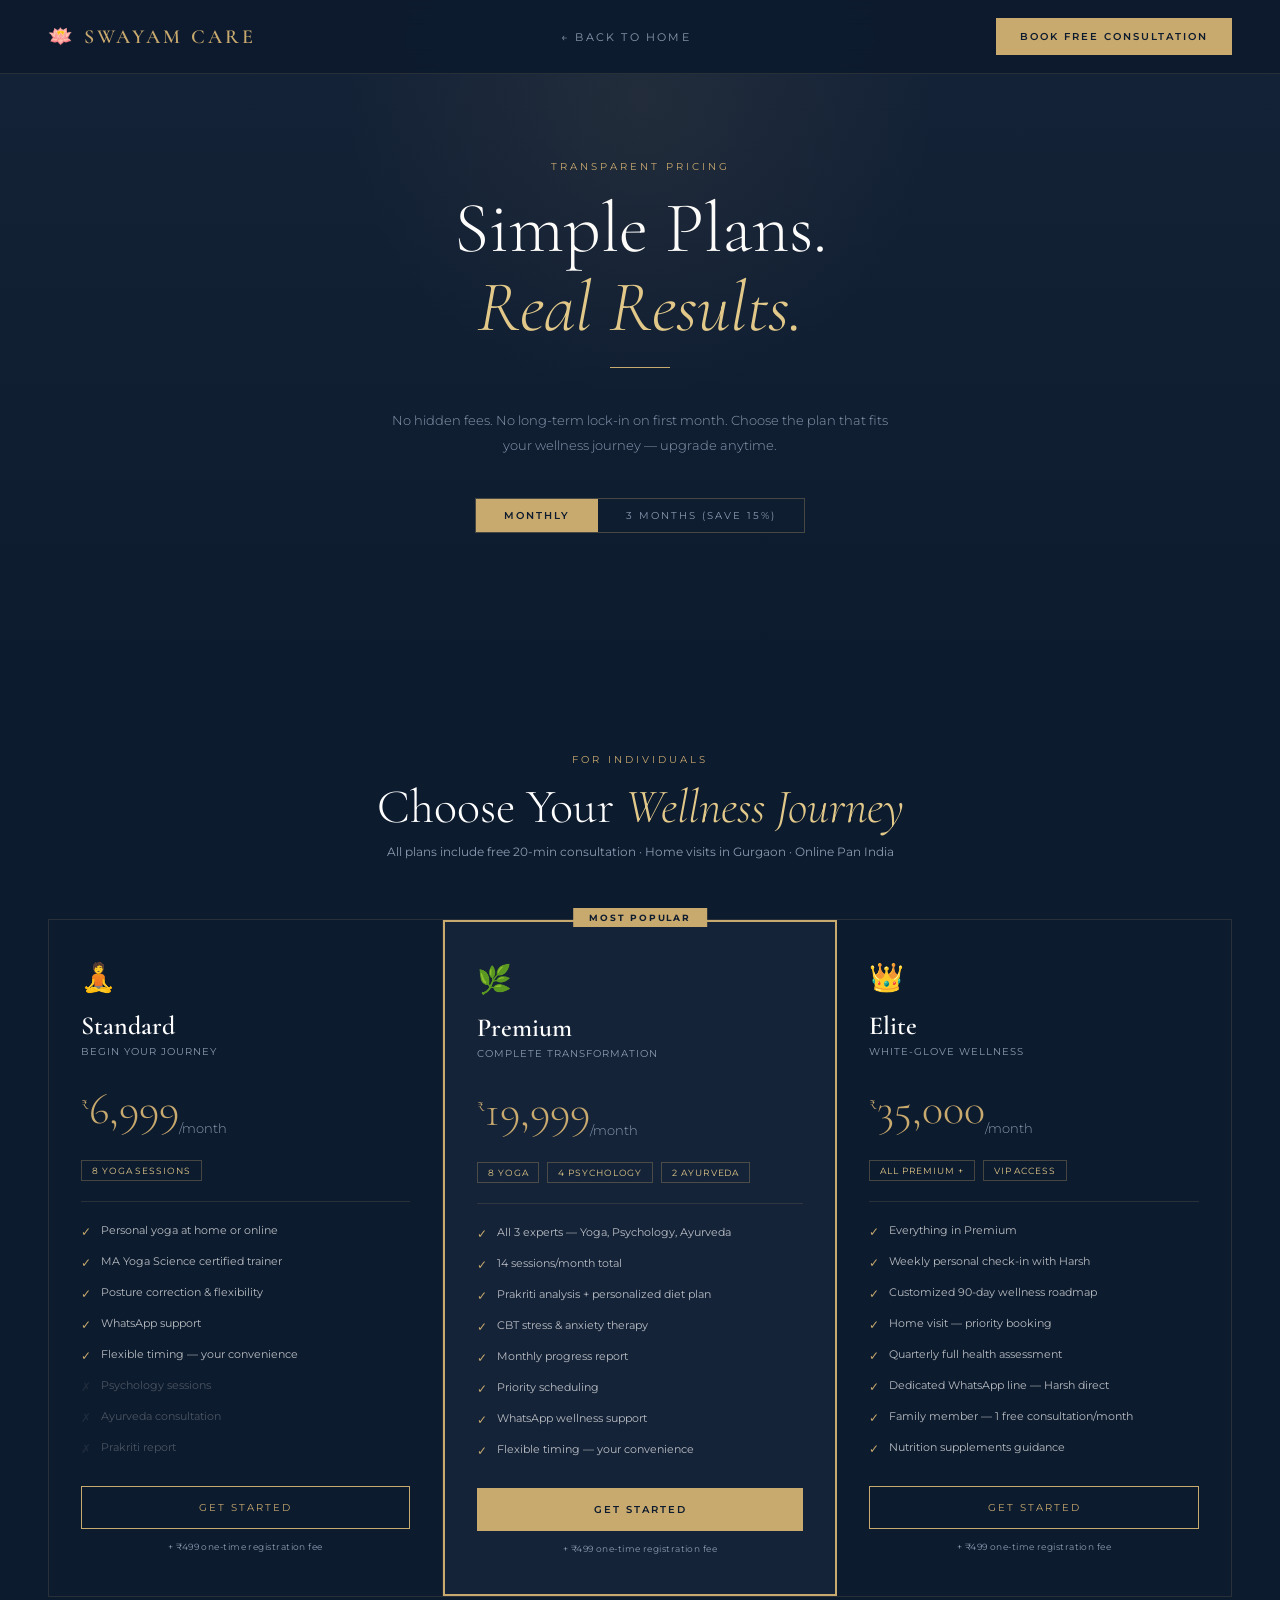
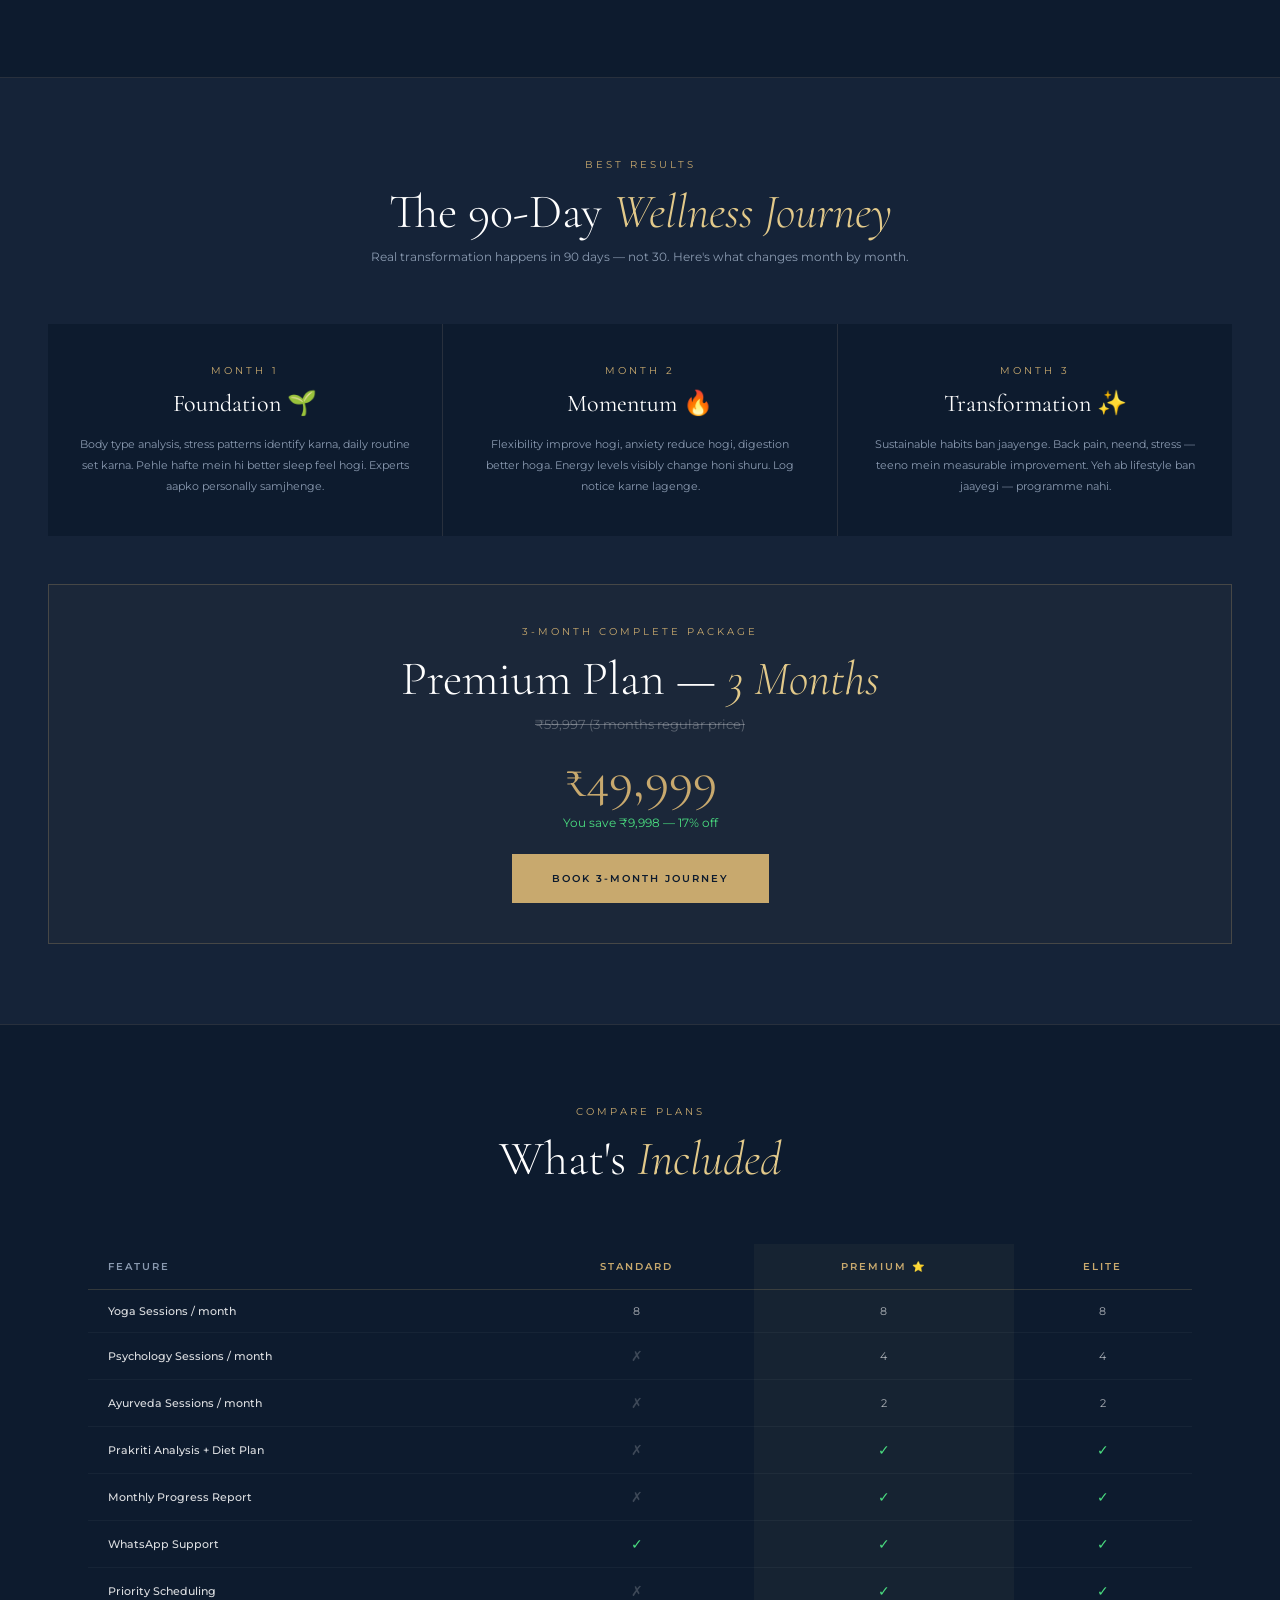
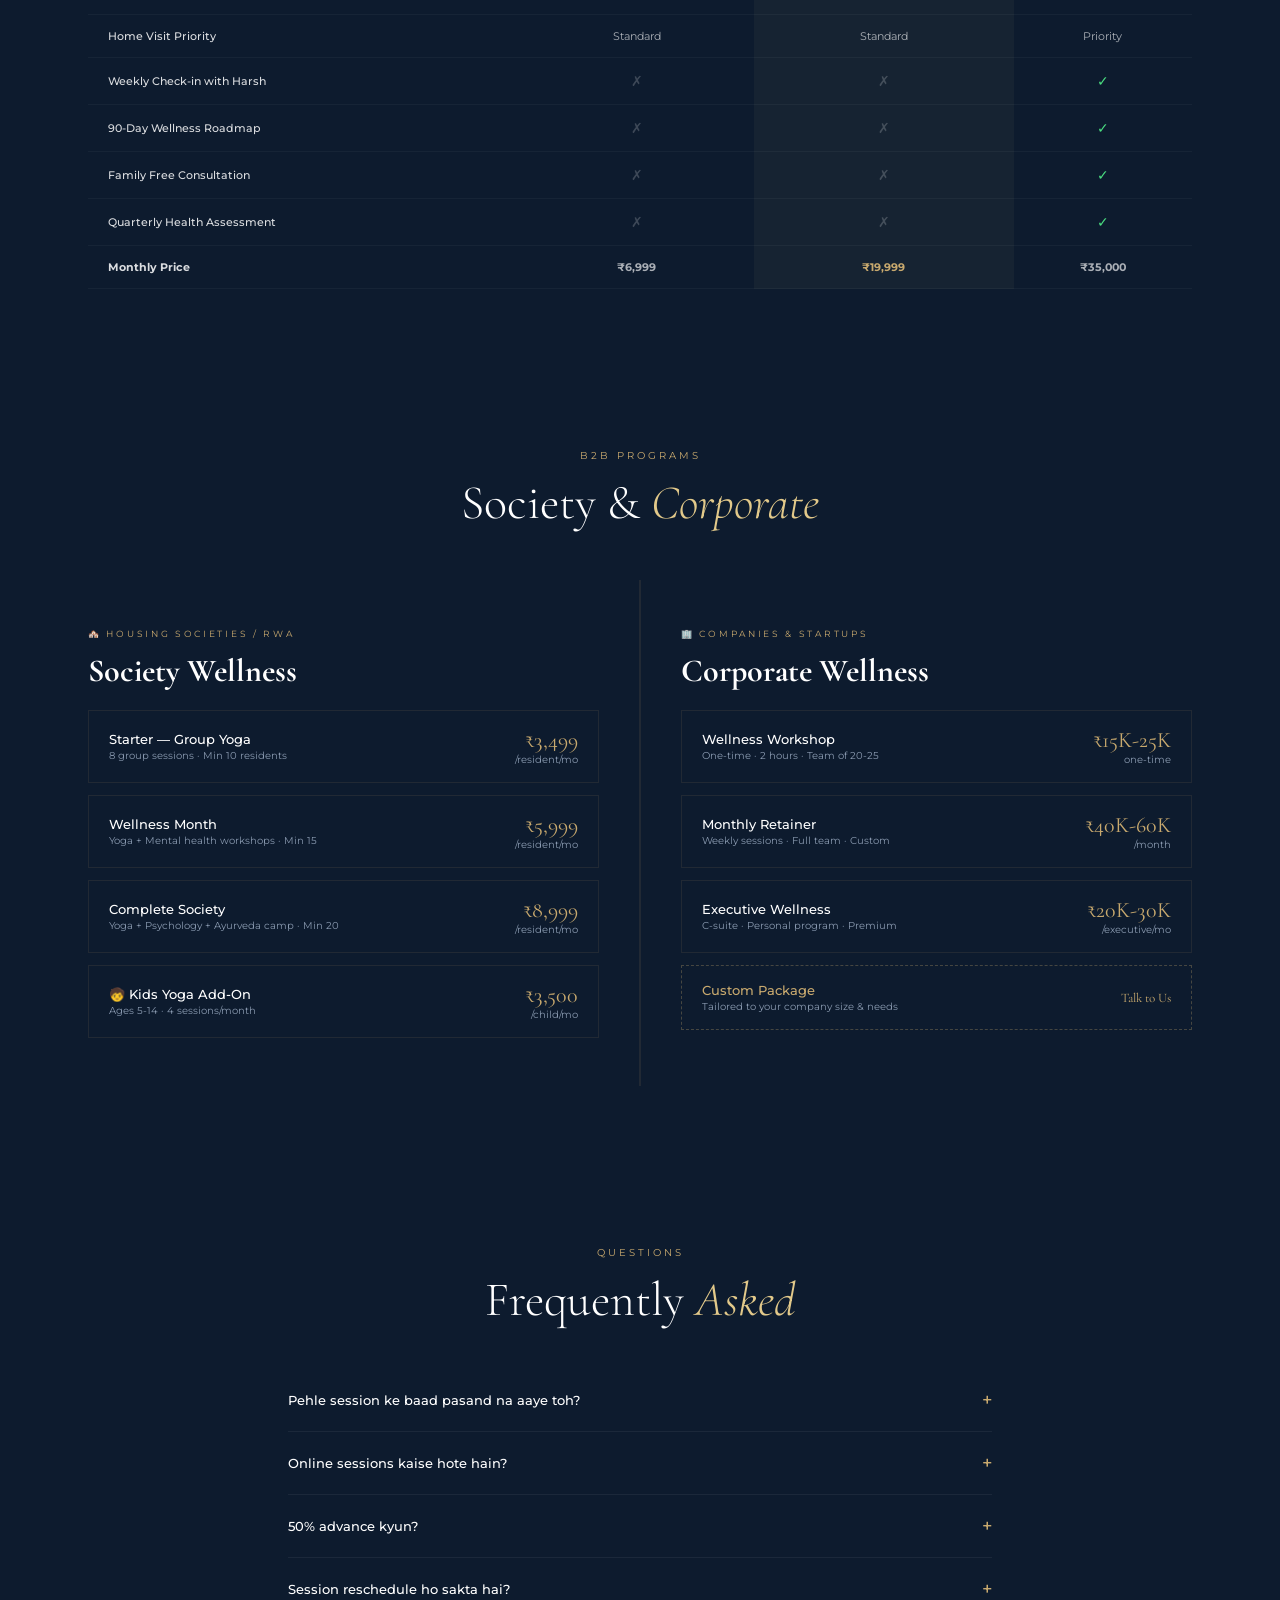
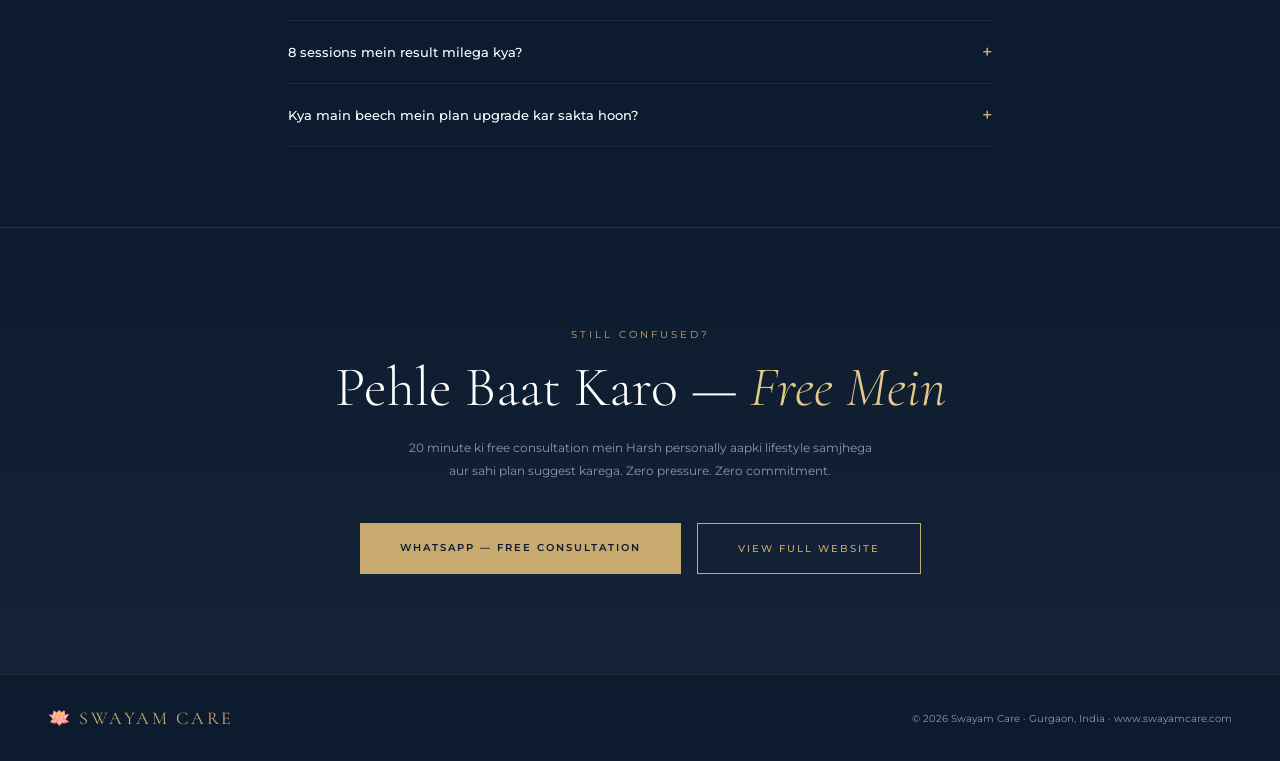
<file: pricing.html>
<!DOCTYPE html>
<html lang="en">
<head>
<meta charset="UTF-8">
<meta name="viewport" content="width=device-width, initial-scale=1.0">
<title>Pricing — Swayam Care | Holistic Wellness Gurgaon</title>
<meta name="description" content="Swayam Care wellness program pricing — Standard, Premium and Elite plans for individuals, corporates and housing societies in Gurgaon.">
<link rel="preconnect" href="https://fonts.googleapis.com">
<link href="https://fonts.googleapis.com/css2?family=Cormorant+Garamond:ital,wght@0,300;0,400;0,600;1,300;1,400&family=Montserrat:wght@300;400;500;600&display=swap" rel="stylesheet">
<style>
*,*::before,*::after{margin:0;padding:0;box-sizing:border-box;}
:root{
  --navy:#0d1b2e;--navy2:#152338;--navy3:#1e3050;
  --gold:#c8a96e;--gold2:#e2c98a;--gold3:#f5e6c8;
  --white:#ffffff;--gray:#8a9ab0;
}
html{scroll-behavior:smooth;}
body{font-family:'Montserrat',sans-serif;background:var(--navy);color:var(--white);overflow-x:hidden;}

/* NAV */
nav{
  position:fixed;top:0;left:0;right:0;z-index:1000;
  display:flex;align-items:center;justify-content:space-between;
  padding:18px 48px;
  background:rgba(13,27,46,0.95);
  border-bottom:1px solid rgba(200,169,110,0.15);
  backdrop-filter:blur(12px);
}
.nav-logo{display:flex;align-items:center;gap:10px;text-decoration:none;}
.nav-logo span{font-family:'Cormorant Garamond',serif;font-size:20px;font-weight:600;color:var(--gold);letter-spacing:.15em;}
.nav-back{
  font-size:11px;letter-spacing:.2em;color:var(--gray);text-decoration:none;
  text-transform:uppercase;transition:color .3s;
  display:flex;align-items:center;gap:8px;
}
.nav-back:hover{color:var(--gold);}
.nav-cta{
  background:var(--gold);color:var(--navy);border:none;cursor:pointer;
  font-family:'Montserrat',sans-serif;font-size:10px;font-weight:600;
  letter-spacing:.2em;text-transform:uppercase;padding:12px 24px;
  transition:all .3s;
}
.nav-cta:hover{background:var(--gold2);}

/* HERO */
.hero{
  padding:160px 48px 80px;text-align:center;
  background:linear-gradient(180deg,var(--navy2) 0%,var(--navy) 100%);
  position:relative;overflow:hidden;
}
.hero::before{
  content:'';position:absolute;top:-200px;left:50%;transform:translateX(-50%);
  width:600px;height:600px;
  background:radial-gradient(circle,rgba(200,169,110,0.08) 0%,transparent 70%);
  pointer-events:none;
}
.hero-tag{font-size:10px;letter-spacing:.3em;color:var(--gold);text-transform:uppercase;margin-bottom:16px;}
.hero h1{font-family:'Cormorant Garamond',serif;font-size:clamp(36px,6vw,72px);font-weight:300;line-height:1.1;margin-bottom:20px;}
.hero h1 em{font-style:italic;color:var(--gold2);}
.hero-desc{font-size:13px;color:var(--gray);max-width:520px;margin:0 auto 40px;line-height:1.9;font-weight:300;}
.gold-line{width:60px;height:1px;background:var(--gold);margin:0 auto 40px;}

/* TOGGLE */
.billing-toggle{
  display:inline-flex;align-items:center;gap:0;
  border:1px solid rgba(200,169,110,0.3);margin-bottom:60px;
}
.billing-toggle button{
  padding:10px 28px;background:transparent;border:none;cursor:pointer;
  font-family:'Montserrat',sans-serif;font-size:10px;letter-spacing:.2em;
  text-transform:uppercase;color:var(--gray);transition:all .3s;
}
.billing-toggle button.active{background:var(--gold);color:var(--navy);font-weight:600;}

/* PLANS GRID */
.plans-section{padding:80px 48px;max-width:1300px;margin:0 auto;}
.plans-tag{font-size:10px;letter-spacing:.3em;color:var(--gold);text-transform:uppercase;text-align:center;margin-bottom:12px;}
.plans-title{font-family:'Cormorant Garamond',serif;font-size:clamp(28px,4vw,48px);font-weight:300;text-align:center;margin-bottom:8px;}
.plans-title em{font-style:italic;color:var(--gold2);}
.plans-sub{font-size:12px;color:var(--gray);text-align:center;margin-bottom:60px;}
.plans-grid{display:grid;grid-template-columns:repeat(3,1fr);gap:0;border:1px solid rgba(200,169,110,0.15);}

/* PLAN CARD */
.plan-card{
  padding:40px 32px;border-right:1px solid rgba(200,169,110,0.1);
  position:relative;transition:background .3s;
}
.plan-card:last-child{border-right:none;}
.plan-card.popular{background:var(--navy2);border:2px solid var(--gold);}
.popular-badge{
  position:absolute;top:-14px;left:50%;transform:translateX(-50%);
  background:var(--gold);color:var(--navy);font-size:9px;font-weight:700;
  letter-spacing:.2em;padding:4px 16px;text-transform:uppercase;white-space:nowrap;
}
.plan-icon{font-size:28px;margin-bottom:16px;}
.plan-name{font-family:'Cormorant Garamond',serif;font-size:26px;font-weight:600;margin-bottom:4px;}
.plan-tagline{font-size:10px;color:var(--gray);letter-spacing:.1em;margin-bottom:24px;text-transform:uppercase;}
.plan-price-wrap{margin-bottom:8px;}
.plan-price{font-family:'Cormorant Garamond',serif;font-size:44px;font-weight:300;color:var(--gold);}
.plan-price sup{font-size:18px;vertical-align:top;margin-top:10px;display:inline-block;}
.plan-price sub{font-size:13px;color:var(--gray);font-family:'Montserrat',sans-serif;}
.plan-orig{font-size:11px;color:rgba(255,255,255,0.25);text-decoration:line-through;margin-bottom:4px;}
.plan-save{font-size:10px;color:#4ade80;letter-spacing:.1em;margin-bottom:24px;}
.plan-divider{height:1px;background:rgba(200,169,110,0.15);margin:20px 0;}
.plan-sessions{
  display:flex;gap:8px;flex-wrap:wrap;margin-bottom:20px;
}
.session-pill{
  font-size:9px;letter-spacing:.1em;padding:4px 10px;
  border:1px solid rgba(200,169,110,0.3);color:var(--gold2);
  text-transform:uppercase;
}
.plan-features{list-style:none;display:flex;flex-direction:column;gap:12px;margin-bottom:28px;}
.plan-features li{display:flex;align-items:flex-start;gap:10px;font-size:11px;color:rgba(255,255,255,0.7);line-height:1.5;}
.plan-features li .check{color:var(--gold);font-size:12px;margin-top:1px;flex-shrink:0;}
.plan-features li .cross{color:rgba(255,255,255,0.2);font-size:12px;margin-top:1px;flex-shrink:0;}
.plan-features li.dimmed{opacity:0.35;}
.plan-btn{
  width:100%;padding:14px;border:1px solid var(--gold);background:transparent;
  color:var(--gold);font-family:'Montserrat',sans-serif;font-size:10px;
  letter-spacing:.2em;text-transform:uppercase;cursor:pointer;transition:all .3s;
}
.plan-btn:hover,.plan-card.popular .plan-btn{background:var(--gold);color:var(--navy);font-weight:600;}
.plan-note{font-size:9px;color:var(--gray);text-align:center;margin-top:12px;letter-spacing:.05em;}

/* 3 MONTH SECTION */
.journey-section{
  padding:80px 48px;
  background:var(--navy2);
  border-top:1px solid rgba(200,169,110,0.1);
  border-bottom:1px solid rgba(200,169,110,0.1);
}
.journey-inner{max-width:1300px;margin:0 auto;}
.journey-header{text-align:center;margin-bottom:60px;}
.journey-grid{display:grid;grid-template-columns:repeat(3,1fr);gap:1px;background:rgba(200,169,110,0.1);}
.journey-card{background:var(--navy);padding:40px 32px;text-align:center;}
.journey-month{font-size:10px;letter-spacing:.3em;color:var(--gold);text-transform:uppercase;margin-bottom:12px;}
.journey-title{font-family:'Cormorant Garamond',serif;font-size:24px;margin-bottom:16px;}
.journey-desc{font-size:11px;color:var(--gray);line-height:1.9;}
.journey-cta-box{
  margin-top:48px;padding:40px;
  border:1px solid rgba(200,169,110,0.25);
  text-align:center;background:rgba(200,169,110,0.03);
}
.journey-price{font-family:'Cormorant Garamond',serif;font-size:52px;color:var(--gold);margin:16px 0 4px;}
.journey-orig{font-size:13px;color:rgba(255,255,255,0.3);text-decoration:line-through;margin-bottom:4px;}
.journey-saving{font-size:12px;color:#4ade80;margin-bottom:24px;}

/* COMPARE TABLE */
.compare-section{padding:80px 48px;max-width:1200px;margin:0 auto;}
.compare-table{width:100%;border-collapse:collapse;margin-top:48px;}
.compare-table th{
  padding:16px 20px;font-size:10px;letter-spacing:.2em;text-transform:uppercase;
  color:var(--gold);border-bottom:1px solid rgba(200,169,110,0.2);
  font-weight:600;
}
.compare-table th:first-child{text-align:left;color:var(--gray);}
.compare-table td{
  padding:14px 20px;font-size:11px;text-align:center;
  border-bottom:1px solid rgba(255,255,255,0.04);color:rgba(255,255,255,0.65);
}
.compare-table td:first-child{text-align:left;color:rgba(255,255,255,0.85);font-weight:500;}
.compare-table tr:hover td{background:rgba(200,169,110,0.03);}
.compare-table .yes{color:#4ade80;font-size:14px;}
.compare-table .no{color:rgba(255,255,255,0.2);font-size:14px;}
.compare-table .popular-col{background:rgba(200,169,110,0.05);}

/* SOCIETY & CORPORATE */
.b2b-section{padding:80px 48px;max-width:1300px;margin:0 auto;}
.b2b-grid{display:grid;grid-template-columns:1fr 1fr;gap:2px;background:rgba(200,169,110,0.1);margin-top:48px;}
.b2b-card{background:var(--navy);padding:48px 40px;}
.b2b-type{font-size:9px;letter-spacing:.3em;color:var(--gold);text-transform:uppercase;margin-bottom:12px;}
.b2b-title{font-family:'Cormorant Garamond',serif;font-size:32px;margin-bottom:20px;}
.b2b-plans{display:flex;flex-direction:column;gap:12px;}
.b2b-plan-row{
  display:flex;justify-content:space-between;align-items:center;
  padding:16px 20px;border:1px solid rgba(200,169,110,0.1);
}
.b2b-plan-row:hover{border-color:rgba(200,169,110,0.3);background:rgba(200,169,110,0.03);}
.b2b-plan-name{font-size:13px;font-weight:500;}
.b2b-plan-desc{font-size:10px;color:var(--gray);margin-top:2px;}
.b2b-plan-price{font-family:'Cormorant Garamond',serif;font-size:22px;color:var(--gold);text-align:right;}
.b2b-plan-price span{font-size:10px;color:var(--gray);font-family:'Montserrat',sans-serif;display:block;}

/* FAQ */
.faq-section{padding:80px 48px;max-width:800px;margin:0 auto;}
.faq-item{border-bottom:1px solid rgba(255,255,255,0.06);padding:20px 0;cursor:pointer;}
.faq-q{display:flex;justify-content:space-between;align-items:center;font-size:13px;font-weight:500;}
.faq-q .icon{color:var(--gold);font-size:18px;transition:transform .3s;}
.faq-a{font-size:11px;color:var(--gray);line-height:1.9;margin-top:12px;display:none;}
.faq-item.open .faq-a{display:block;}
.faq-item.open .icon{transform:rotate(45deg);}

/* CTA */
.cta-section{
  padding:100px 48px;text-align:center;
  background:linear-gradient(180deg,var(--navy) 0%,var(--navy2) 100%);
  border-top:1px solid rgba(200,169,110,0.1);
}
.cta-title{font-family:'Cormorant Garamond',serif;font-size:clamp(28px,5vw,56px);font-weight:300;margin-bottom:16px;}
.cta-title em{font-style:italic;color:var(--gold2);}
.cta-desc{font-size:12px;color:var(--gray);margin-bottom:40px;line-height:1.9;}
.cta-btns{display:flex;gap:16px;justify-content:center;flex-wrap:wrap;}
.btn-gold{
  background:var(--gold);color:var(--navy);border:none;cursor:pointer;
  font-family:'Montserrat',sans-serif;font-size:10px;font-weight:600;
  letter-spacing:.2em;text-transform:uppercase;padding:18px 40px;
  text-decoration:none;display:inline-block;transition:all .3s;
}
.btn-gold:hover{background:var(--gold2);}
.btn-outline{
  background:transparent;color:var(--gold);border:1px solid var(--gold);cursor:pointer;
  font-family:'Montserrat',sans-serif;font-size:10px;font-weight:500;
  letter-spacing:.2em;text-transform:uppercase;padding:18px 40px;
  text-decoration:none;display:inline-block;transition:all .3s;
}
.btn-outline:hover{background:rgba(200,169,110,0.1);}

/* FOOTER */
footer{padding:32px 48px;border-top:1px solid rgba(200,169,110,0.1);display:flex;justify-content:space-between;align-items:center;flex-wrap:wrap;gap:16px;}
.footer-logo{font-family:'Cormorant Garamond',serif;font-size:18px;color:var(--gold);letter-spacing:.15em;}
.footer-copy{font-size:10px;color:var(--gray);}

/* MOBILE */
@media(max-width:768px){
  nav{padding:14px 20px;}
  .hero{padding:120px 20px 60px;}
  .plans-section,.compare-section,.b2b-section,.faq-section,.cta-section,.journey-section{padding:60px 20px;}
  .plans-grid{grid-template-columns:1fr;}
  .plan-card{border-right:none;border-bottom:1px solid rgba(200,169,110,0.1);}
  .journey-grid{grid-template-columns:1fr;}
  .b2b-grid{grid-template-columns:1fr;}
  .compare-section{overflow-x:auto;}
  .compare-table{min-width:500px;}
  footer{padding:24px 20px;flex-direction:column;text-align:center;}
}
</style>
</head>
<body>

<!-- NAV -->
<nav>
  <a class="nav-logo" href="index.html">
    <span>🪷 SWAYAM CARE</span>
  </a>
  <a class="nav-back" href="index.html">← Back to Home</a>
  <button class="nav-cta" onclick="window.open('https://wa.me/919953640487?text=Hello%21%20I%20want%20to%20know%20more%20about%20Swayam%20Care%20pricing.%20Please%20contact%20me.','_blank')">
    Book Free Consultation
  </button>
</nav>

<!-- HERO -->
<section class="hero">
  <p class="hero-tag">Transparent Pricing</p>
  <h1>Simple Plans.<br><em>Real Results.</em></h1>
  <div class="gold-line"></div>
  <p class="hero-desc">No hidden fees. No long-term lock-in on first month. Choose the plan that fits your wellness journey — upgrade anytime.</p>
  <div class="billing-toggle">
    <button class="active" id="btn-monthly" onclick="setMonthly()">Monthly</button>
    <button id="btn-quarterly" onclick="setQuarterly()">3 Months (Save 15%)</button>
  </div>
</section>

<!-- INDIVIDUAL PLANS -->
<section class="plans-section">
  <p class="plans-tag">For Individuals</p>
  <h2 class="plans-title">Choose Your <em>Wellness Journey</em></h2>
  <p class="plans-sub">All plans include free 20-min consultation · Home visits in Gurgaon · Online Pan India</p>

  <div class="plans-grid">

    <!-- STANDARD -->
    <div class="plan-card">
      <div class="plan-icon">🧘</div>
      <div class="plan-name">Standard</div>
      <div class="plan-tagline">Begin Your Journey</div>
      <div class="plan-orig" id="std-orig"></div>
      <div class="plan-price-wrap">
        <div class="plan-price"><sup>₹</sup><span id="std-price">6,999</span><sub>/month</sub></div>
      </div>
      <div class="plan-save" id="std-save"></div>
      <div class="plan-sessions">
        <span class="session-pill">8 Yoga Sessions</span>
      </div>
      <div class="plan-divider"></div>
      <ul class="plan-features">
        <li><span class="check">✓</span> Personal yoga at home or online</li>
        <li><span class="check">✓</span> MA Yoga Science certified trainer</li>
        <li><span class="check">✓</span> Posture correction & flexibility</li>
        <li><span class="check">✓</span> WhatsApp support</li>
        <li><span class="check">✓</span> Flexible timing — your convenience</li>
        <li class="dimmed"><span class="cross">✗</span> Psychology sessions</li>
        <li class="dimmed"><span class="cross">✗</span> Ayurveda consultation</li>
        <li class="dimmed"><span class="cross">✗</span> Prakriti report</li>
      </ul>
      <button class="plan-btn" onclick="window.open('https://wa.me/919953640487?text=Hello%21%20I%20am%20interested%20in%20the%20Standard%20Plan.','_blank')">
        Get Started
      </button>
      <p class="plan-note">+ ₹499 one-time registration fee</p>
    </div>

    <!-- PREMIUM -->
    <div class="plan-card popular">
      <div class="popular-badge">Most Popular</div>
      <div class="plan-icon">🌿</div>
      <div class="plan-name">Premium</div>
      <div class="plan-tagline">Complete Transformation</div>
      <div class="plan-orig" id="prem-orig"></div>
      <div class="plan-price-wrap">
        <div class="plan-price"><sup>₹</sup><span id="prem-price">19,999</span><sub>/month</sub></div>
      </div>
      <div class="plan-save" id="prem-save"></div>
      <div class="plan-sessions">
        <span class="session-pill">8 Yoga</span>
        <span class="session-pill">4 Psychology</span>
        <span class="session-pill">2 Ayurveda</span>
      </div>
      <div class="plan-divider"></div>
      <ul class="plan-features">
        <li><span class="check">✓</span> All 3 experts — Yoga, Psychology, Ayurveda</li>
        <li><span class="check">✓</span> 14 sessions/month total</li>
        <li><span class="check">✓</span> Prakriti analysis + personalized diet plan</li>
        <li><span class="check">✓</span> CBT stress & anxiety therapy</li>
        <li><span class="check">✓</span> Monthly progress report</li>
        <li><span class="check">✓</span> Priority scheduling</li>
        <li><span class="check">✓</span> WhatsApp wellness support</li>
        <li><span class="check">✓</span> Flexible timing — your convenience</li>
      </ul>
      <button class="plan-btn" onclick="window.open('https://wa.me/919953640487?text=Hello%21%20I%20am%20interested%20in%20the%20Premium%20Plan.','_blank')">
        Get Started
      </button>
      <p class="plan-note">+ ₹499 one-time registration fee</p>
    </div>

    <!-- ELITE -->
    <div class="plan-card">
      <div class="plan-icon">👑</div>
      <div class="plan-name">Elite</div>
      <div class="plan-tagline">White-Glove Wellness</div>
      <div class="plan-orig" id="elite-orig"></div>
      <div class="plan-price-wrap">
        <div class="plan-price"><sup>₹</sup><span id="elite-price">35,000</span><sub>/month</sub></div>
      </div>
      <div class="plan-save" id="elite-save"></div>
      <div class="plan-sessions">
        <span class="session-pill">All Premium +</span>
        <span class="session-pill">VIP Access</span>
      </div>
      <div class="plan-divider"></div>
      <ul class="plan-features">
        <li><span class="check">✓</span> Everything in Premium</li>
        <li><span class="check">✓</span> Weekly personal check-in with Harsh</li>
        <li><span class="check">✓</span> Customized 90-day wellness roadmap</li>
        <li><span class="check">✓</span> Home visit — priority booking</li>
        <li><span class="check">✓</span> Quarterly full health assessment</li>
        <li><span class="check">✓</span> Dedicated WhatsApp line — Harsh direct</li>
        <li><span class="check">✓</span> Family member — 1 free consultation/month</li>
        <li><span class="check">✓</span> Nutrition supplements guidance</li>
      </ul>
      <button class="plan-btn" onclick="window.open('https://wa.me/919953640487?text=Hello%21%20I%20am%20interested%20in%20the%20Elite%20Plan.','_blank')">
        Get Started
      </button>
      <p class="plan-note">+ ₹499 one-time registration fee</p>
    </div>

  </div>
</section>

<!-- 3 MONTH JOURNEY -->
<section class="journey-section">
  <div class="journey-inner">
    <div class="journey-header">
      <p class="plans-tag">Best Results</p>
      <h2 class="plans-title">The 90-Day <em>Wellness Journey</em></h2>
      <p class="plans-sub">Real transformation happens in 90 days — not 30. Here's what changes month by month.</p>
    </div>
    <div class="journey-grid">
      <div class="journey-card">
        <div class="journey-month">Month 1</div>
        <div class="journey-title">Foundation 🌱</div>
        <div class="journey-desc">Body type analysis, stress patterns identify karna, daily routine set karna. Pehle hafte mein hi better sleep feel hogi. Experts aapko personally samjhenge.</div>
      </div>
      <div class="journey-card">
        <div class="journey-month">Month 2</div>
        <div class="journey-title">Momentum 🔥</div>
        <div class="journey-desc">Flexibility improve hogi, anxiety reduce hogi, digestion better hoga. Energy levels visibly change honi shuru. Log notice karne lagenge.</div>
      </div>
      <div class="journey-card">
        <div class="journey-month">Month 3</div>
        <div class="journey-title">Transformation ✨</div>
        <div class="journey-desc">Sustainable habits ban jaayenge. Back pain, neend, stress — teeno mein measurable improvement. Yeh ab lifestyle ban jaayegi — programme nahi.</div>
      </div>
    </div>
    <div class="journey-cta-box">
      <p class="plans-tag">3-Month Complete Package</p>
      <h2 class="plans-title">Premium Plan — <em>3 Months</em></h2>
      <div class="journey-orig">₹59,997 (3 months regular price)</div>
      <div class="journey-price">₹49,999</div>
      <div class="journey-saving">You save ₹9,998 — 17% off</div>
      <a class="btn-gold" href="https://wa.me/919953640487?text=Hello%21%20I%20am%20interested%20in%20the%203-Month%20Wellness%20Journey%20Package." target="_blank">Book 3-Month Journey</a>
    </div>
  </div>
</section>

<!-- COMPARISON TABLE -->
<section class="compare-section">
  <p class="plans-tag" style="text-align:center;">Compare Plans</p>
  <h2 class="plans-title" style="text-align:center;">What's <em>Included</em></h2>
  <div style="overflow-x:auto;">
  <table class="compare-table">
    <thead>
      <tr>
        <th>Feature</th>
        <th>Standard</th>
        <th class="popular-col">Premium ⭐</th>
        <th>Elite</th>
      </tr>
    </thead>
    <tbody>
      <tr><td>Yoga Sessions / month</td><td>8</td><td class="popular-col">8</td><td>8</td></tr>
      <tr><td>Psychology Sessions / month</td><td class="no">✗</td><td class="popular-col">4</td><td>4</td></tr>
      <tr><td>Ayurveda Sessions / month</td><td class="no">✗</td><td class="popular-col">2</td><td>2</td></tr>
      <tr><td>Prakriti Analysis + Diet Plan</td><td class="no">✗</td><td class="popular-col yes">✓</td><td class="yes">✓</td></tr>
      <tr><td>Monthly Progress Report</td><td class="no">✗</td><td class="popular-col yes">✓</td><td class="yes">✓</td></tr>
      <tr><td>WhatsApp Support</td><td class="yes">✓</td><td class="popular-col yes">✓</td><td class="yes">✓</td></tr>
      <tr><td>Priority Scheduling</td><td class="no">✗</td><td class="popular-col yes">✓</td><td class="yes">✓</td></tr>
      <tr><td>Home Visit Priority</td><td>Standard</td><td class="popular-col">Standard</td><td>Priority</td></tr>
      <tr><td>Weekly Check-in with Harsh</td><td class="no">✗</td><td class="popular-col no">✗</td><td class="yes">✓</td></tr>
      <tr><td>90-Day Wellness Roadmap</td><td class="no">✗</td><td class="popular-col no">✗</td><td class="yes">✓</td></tr>
      <tr><td>Family Free Consultation</td><td class="no">✗</td><td class="popular-col no">✗</td><td class="yes">✓</td></tr>
      <tr><td>Quarterly Health Assessment</td><td class="no">✗</td><td class="popular-col no">✗</td><td class="yes">✓</td></tr>
      <tr>
        <td><strong>Monthly Price</strong></td>
        <td><strong>₹6,999</strong></td>
        <td class="popular-col"><strong style="color:var(--gold)">₹19,999</strong></td>
        <td><strong>₹35,000</strong></td>
      </tr>
    </tbody>
  </table>
  </div>
</section>

<!-- B2B PRICING -->
<section class="b2b-section">
  <p class="plans-tag" style="text-align:center;">B2B Programs</p>
  <h2 class="plans-title" style="text-align:center;">Society & <em>Corporate</em></h2>
  <div class="b2b-grid">

    <!-- SOCIETY -->
    <div class="b2b-card">
      <p class="b2b-type">🏘️ Housing Societies / RWA</p>
      <h3 class="b2b-title">Society Wellness</h3>
      <div class="b2b-plans">
        <div class="b2b-plan-row">
          <div>
            <div class="b2b-plan-name">Starter — Group Yoga</div>
            <div class="b2b-plan-desc">8 group sessions · Min 10 residents</div>
          </div>
          <div class="b2b-plan-price">₹3,499<span>/resident/mo</span></div>
        </div>
        <div class="b2b-plan-row">
          <div>
            <div class="b2b-plan-name">Wellness Month</div>
            <div class="b2b-plan-desc">Yoga + Mental health workshops · Min 15</div>
          </div>
          <div class="b2b-plan-price">₹5,999<span>/resident/mo</span></div>
        </div>
        <div class="b2b-plan-row">
          <div>
            <div class="b2b-plan-name">Complete Society</div>
            <div class="b2b-plan-desc">Yoga + Psychology + Ayurveda camp · Min 20</div>
          </div>
          <div class="b2b-plan-price">₹8,999<span>/resident/mo</span></div>
        </div>
        <div class="b2b-plan-row">
          <div>
            <div class="b2b-plan-name">🧒 Kids Yoga Add-On</div>
            <div class="b2b-plan-desc">Ages 5-14 · 4 sessions/month</div>
          </div>
          <div class="b2b-plan-price">₹3,500<span>/child/mo</span></div>
        </div>
      </div>
    </div>

    <!-- CORPORATE -->
    <div class="b2b-card">
      <p class="b2b-type">🏢 Companies & Startups</p>
      <h3 class="b2b-title">Corporate Wellness</h3>
      <div class="b2b-plans">
        <div class="b2b-plan-row">
          <div>
            <div class="b2b-plan-name">Wellness Workshop</div>
            <div class="b2b-plan-desc">One-time · 2 hours · Team of 20-25</div>
          </div>
          <div class="b2b-plan-price">₹15K-25K<span>one-time</span></div>
        </div>
        <div class="b2b-plan-row">
          <div>
            <div class="b2b-plan-name">Monthly Retainer</div>
            <div class="b2b-plan-desc">Weekly sessions · Full team · Custom</div>
          </div>
          <div class="b2b-plan-price">₹40K-60K<span>/month</span></div>
        </div>
        <div class="b2b-plan-row">
          <div>
            <div class="b2b-plan-name">Executive Wellness</div>
            <div class="b2b-plan-desc">C-suite · Personal program · Premium</div>
          </div>
          <div class="b2b-plan-price">₹20K-30K<span>/executive/mo</span></div>
        </div>
        <div class="b2b-plan-row" style="border:1px dashed rgba(200,169,110,0.3);">
          <div>
            <div class="b2b-plan-name" style="color:var(--gold);">Custom Package</div>
            <div class="b2b-plan-desc">Tailored to your company size & needs</div>
          </div>
          <div class="b2b-plan-price" style="font-size:13px;color:var(--gold);">Talk to Us</div>
        </div>
      </div>
    </div>

  </div>
</section>

<!-- FAQ -->
<section class="faq-section">
  <p class="plans-tag" style="text-align:center;">Questions</p>
  <h2 class="plans-title" style="text-align:center;">Frequently <em>Asked</em></h2>

  <div style="margin-top:40px;">
    <div class="faq-item" onclick="toggleFaq(this)">
      <div class="faq-q">Pehle session ke baad pasand na aaye toh? <span class="icon">+</span></div>
      <div class="faq-a">Pehle session ke baad agar aap satisfied nahi hain toh hum expert change kar sakte hain. Aapki comfort sabse pehle hai. Registration fee refundable nahi hai lekin session reschedule ya expert change free mein hoga.</div>
    </div>
    <div class="faq-item" onclick="toggleFaq(this)">
      <div class="faq-q">Online sessions kaise hote hain? <span class="icon">+</span></div>
      <div class="faq-a">Google Meet ya Zoom pe — aapki choice. Link WhatsApp pe bheja jaata hai session se 30 min pehle. Pan India available hai — koi bhi city ho.</div>
    </div>
    <div class="faq-item" onclick="toggleFaq(this)">
      <div class="faq-q">50% advance kyun? <span class="icon">+</span></div>
      <div class="faq-a">Expert aapke liye slot block karta hai — 50% advance se commitment ensure hota hai dono taraf se. Baaki payment pehle session se pehle. PhonePe, GPay, bank transfer — sab accepted.</div>
    </div>
    <div class="faq-item" onclick="toggleFaq(this)">
      <div class="faq-q">Session reschedule ho sakta hai? <span class="icon">+</span></div>
      <div class="faq-a">24+ ghante pehle batao — free reschedule. 2-24 ghante mein — ek baar free, phir ₹300 charge. 2 ghante se kam — session forfeit. Aapki convenience ke liye timing flexible rakhi gayi hai.</div>
    </div>
    <div class="faq-item" onclick="toggleFaq(this)">
      <div class="faq-q">8 sessions mein result milega kya? <span class="icon">+</span></div>
      <div class="faq-a">Pehle mahine mein foundation banta hai — better sleep, less stress, improved flexibility feel honi shuru hogi. Real transformation 90 days mein hoti hai isliye 3-month package recommend karte hain. Gym ek din mein nahi banta — wellness bhi nahi.</div>
    </div>
    <div class="faq-item" onclick="toggleFaq(this)">
      <div class="faq-q">Kya main beech mein plan upgrade kar sakta hoon? <span class="icon">+</span></div>
      <div class="faq-a">Bilkul — kabhi bhi WhatsApp pe batao. Difference amount pay karke us mahine se upgrade ho jaata hai. Downgrade bhi agले महीने से possible hai.</div>
    </div>
  </div>
</section>

<!-- CTA -->
<section class="cta-section">
  <p class="plans-tag">Still Confused?</p>
  <h2 class="cta-title">Pehle Baat Karo — <em>Free Mein</em></h2>
  <p class="cta-desc">20 minute ki free consultation mein Harsh personally aapki lifestyle samjhega<br>aur sahi plan suggest karega. Zero pressure. Zero commitment.</p>
  <div class="cta-btns">
    <a class="btn-gold" href="https://wa.me/919953640487?text=Hello%21%20I%20want%20to%20book%20a%20free%20consultation%20with%20Swayam%20Care." target="_blank">WhatsApp — Free Consultation</a>
    <a class="btn-outline" href="index.html">View Full Website</a>
  </div>
</section>

<!-- FOOTER -->
<footer>
  <div class="footer-logo">🪷 SWAYAM CARE</div>
  <div class="footer-copy">© 2026 Swayam Care · Gurgaon, India · www.swayamcare.com</div>
</footer>

<script>
// BILLING TOGGLE
const monthly = {std:6999, prem:19999, elite:35000};
const quarterly = {std:5949, prem:16999, elite:29750};

function setMonthly(){
  document.getElementById('btn-monthly').classList.add('active');
  document.getElementById('btn-quarterly').classList.remove('active');
  document.getElementById('std-price').textContent = '6,999';
  document.getElementById('prem-price').textContent = '19,999';
  document.getElementById('elite-price').textContent = '35,000';
  document.getElementById('std-orig').textContent = '';
  document.getElementById('prem-orig').textContent = '';
  document.getElementById('elite-orig').textContent = '';
  document.getElementById('std-save').textContent = '';
  document.getElementById('prem-save').textContent = '';
  document.getElementById('elite-save').textContent = '';
}

function setQuarterly(){
  document.getElementById('btn-quarterly').classList.add('active');
  document.getElementById('btn-monthly').classList.remove('active');
  document.getElementById('std-price').textContent = '5,949';
  document.getElementById('prem-price').textContent = '16,999';
  document.getElementById('elite-price').textContent = '29,750';
  document.getElementById('std-orig').textContent = '₹6,999/month';
  document.getElementById('prem-orig').textContent = '₹19,999/month';
  document.getElementById('elite-orig').textContent = '₹35,000/month';
  document.getElementById('std-save').textContent = '✓ Save 15% — 3 month plan';
  document.getElementById('prem-save').textContent = '✓ Save 15% — 3 month plan';
  document.getElementById('elite-save').textContent = '✓ Save 15% — 3 month plan';
}

// FAQ TOGGLE
function toggleFaq(el){
  el.classList.toggle('open');
}
</script>
</body>
</html>
</file>
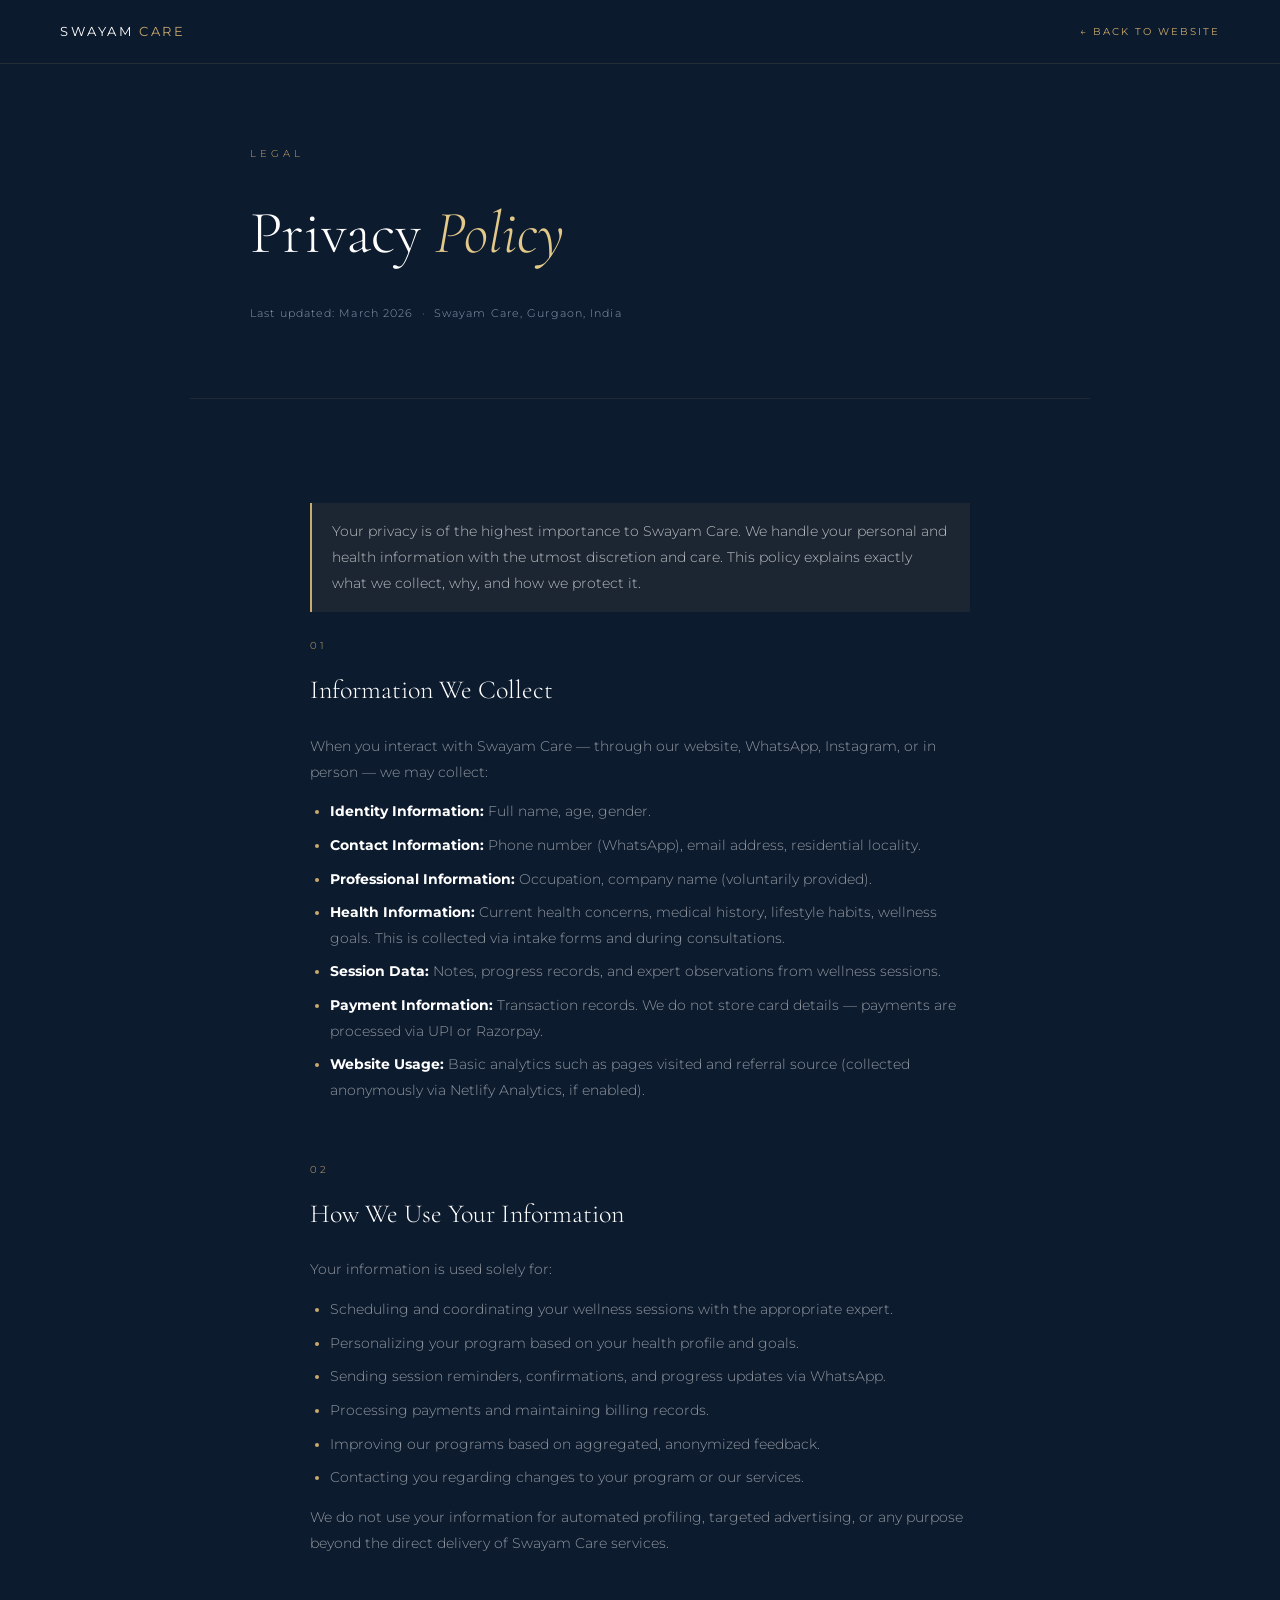
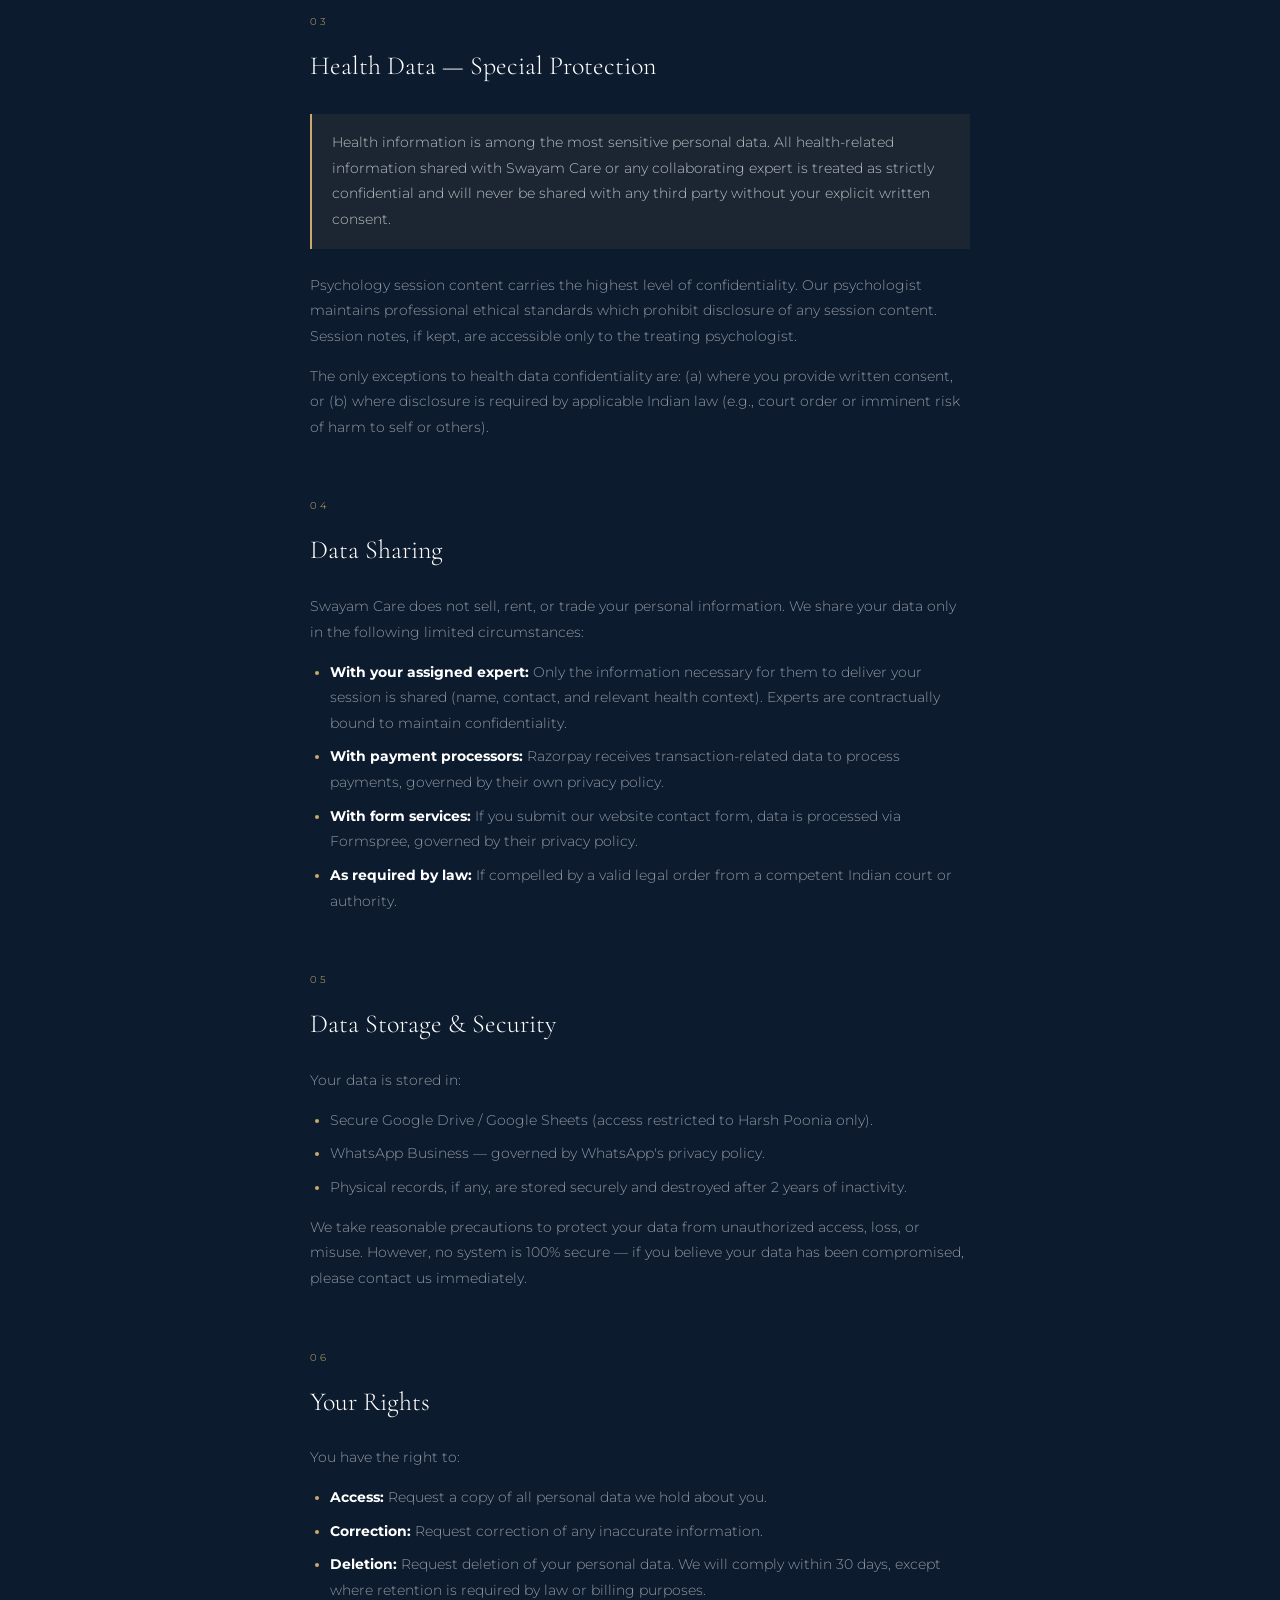
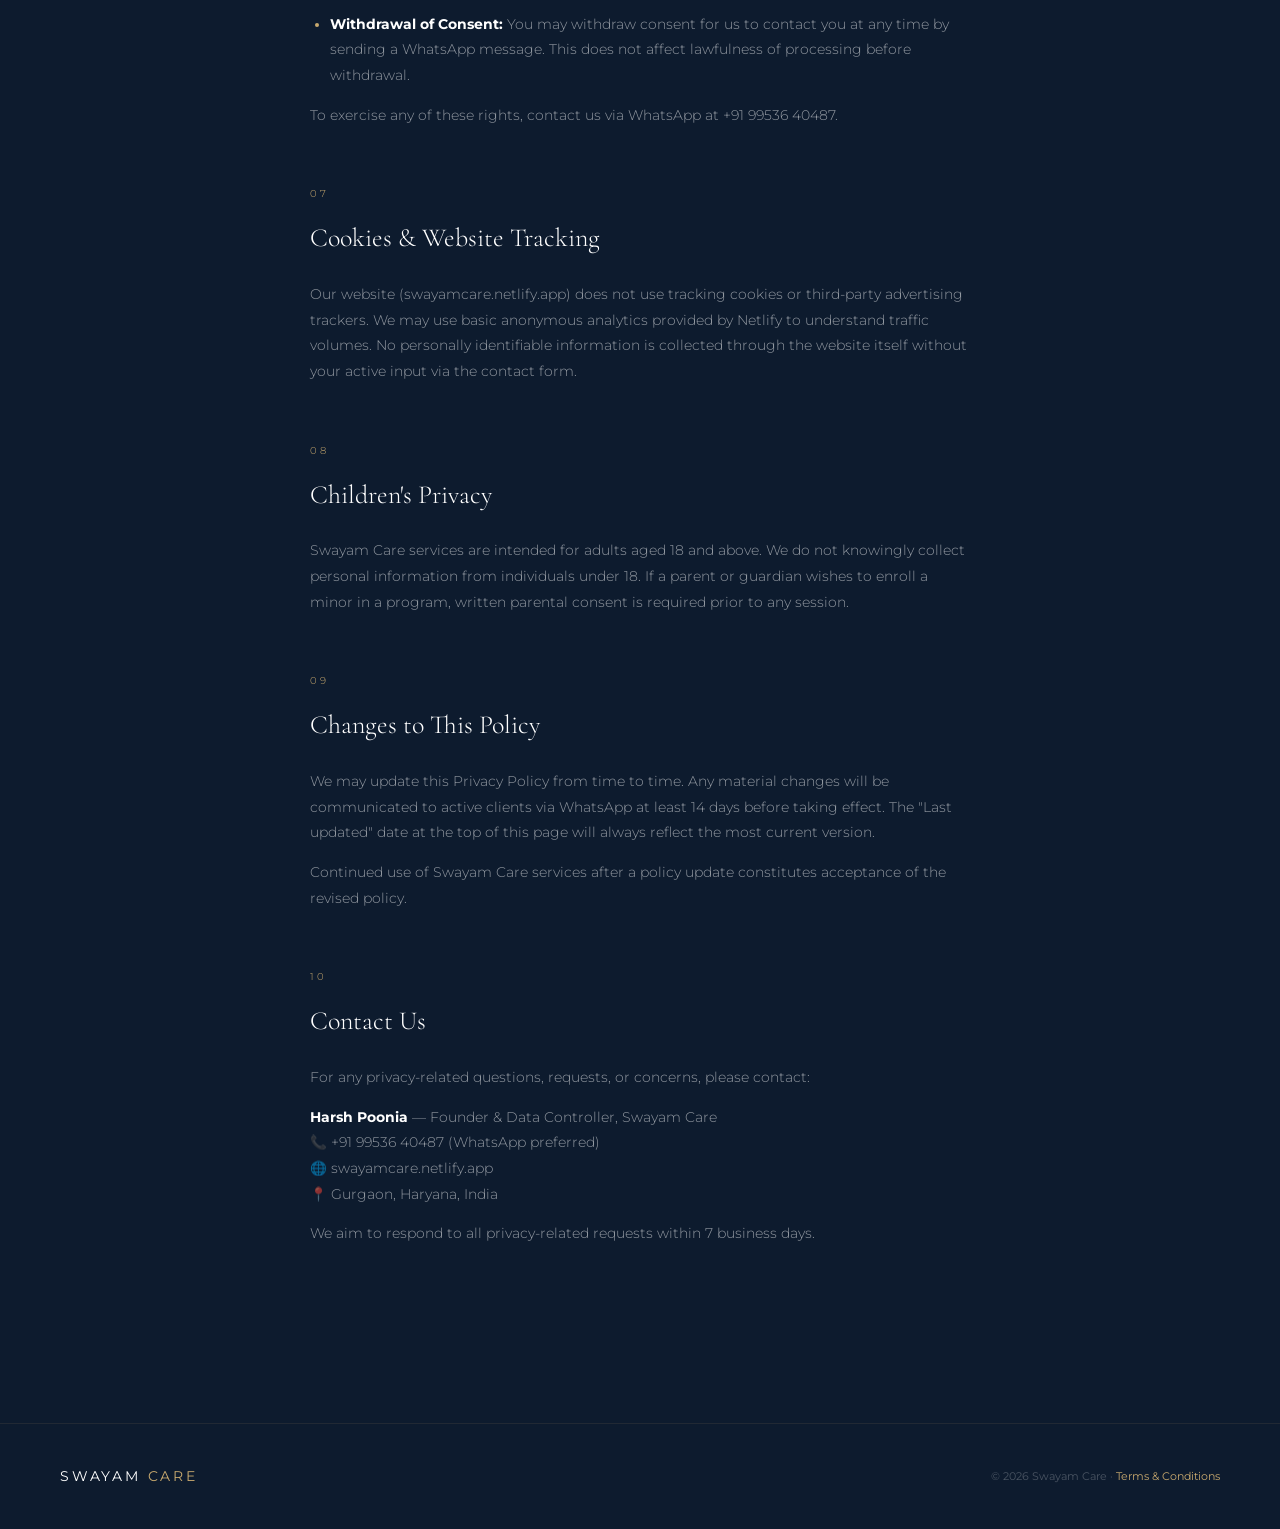
<file: privacy.html>
<!DOCTYPE html>
<html lang="en">
<head>
<meta charset="UTF-8">
<meta name="viewport" content="width=device-width, initial-scale=1.0">
<title>Privacy Policy — Swayam Care</title>
<link href="https://fonts.googleapis.com/css2?family=Cormorant+Garamond:ital,wght@0,300;0,400;1,300&family=Montserrat:wght@300;400;500&display=swap" rel="stylesheet">
<style>
*{margin:0;padding:0;box-sizing:border-box}
:root{--navy:#0d1b2e;--navy2:#152338;--gold:#c8a96e;--gold2:#e2c98a;--white:#fff;--gray:#8a9ab0}
body{font-family:'Montserrat',sans-serif;background:var(--navy);color:var(--white);line-height:1.8}
nav{position:sticky;top:0;z-index:100;display:flex;align-items:center;justify-content:space-between;padding:20px 60px;background:rgba(13,27,46,.9);backdrop-filter:blur(20px);border-bottom:1px solid rgba(200,169,110,.12)}
.nav-logo{font-family:'Montserrat';font-size:13px;letter-spacing:.2em;color:var(--white);text-decoration:none}
.nav-logo span{color:var(--gold)}
.nav-back{font-size:10px;letter-spacing:.2em;text-transform:uppercase;color:var(--gold);text-decoration:none;transition:opacity .2s}
.nav-back:hover{opacity:.7}
.hero{padding:80px 60px 60px;border-bottom:1px solid rgba(200,169,110,.1)}
.hero-tag{font-size:10px;letter-spacing:.4em;text-transform:uppercase;color:var(--gold);margin-bottom:16px}
.hero-title{font-family:'Cormorant Garamond';font-weight:300;font-size:clamp(36px,5vw,60px);color:var(--white);margin-bottom:16px}
.hero-title em{font-style:italic;color:var(--gold2)}
.hero-meta{font-size:11px;color:var(--gray);letter-spacing:.1em}
.content{max-width:780px;margin:0 auto;padding:80px 60px 120px}
.section{margin-bottom:56px}
.section-num{font-size:10px;letter-spacing:.3em;text-transform:uppercase;color:var(--gold);margin-bottom:12px}
.section-title{font-family:'Cormorant Garamond';font-size:26px;font-weight:300;color:var(--white);margin-bottom:20px}
p{font-size:13.5px;color:rgba(255,255,255,.55);font-weight:300;margin-bottom:14px;line-height:1.9}
ul{padding-left:20px;margin-bottom:14px}
li{font-size:13.5px;color:rgba(255,255,255,.55);font-weight:300;line-height:1.9;margin-bottom:8px}
li::marker{color:var(--gold)}
.highlight{background:rgba(200,169,110,.08);border-left:2px solid var(--gold);padding:16px 20px;margin:24px 0}
.highlight p{margin:0;color:rgba(255,255,255,.7)}
footer{border-top:1px solid rgba(200,169,110,.1);padding:40px 60px;display:flex;justify-content:space-between;align-items:center;flex-wrap:wrap;gap:16px}
.footer-logo{font-family:'Montserrat';font-size:14px;letter-spacing:.2em;color:var(--white)}
.footer-logo span{color:var(--gold)}
.footer-copy{font-size:11px;color:rgba(255,255,255,.25)}
</style>
</head>
<body>

<nav>
  <a class="nav-logo" href="index.html">SWAYAM <span>CARE</span></a>
  <a class="nav-back" href="index.html">← Back to Website</a>
</nav>

<div class="hero" style="max-width:900px;margin:0 auto">
  <p class="hero-tag">Legal</p>
  <h1 class="hero-title">Privacy <em>Policy</em></h1>
  <p class="hero-meta">Last updated: March 2026 &nbsp;·&nbsp; Swayam Care, Gurgaon, India</p>
</div>

<div class="content">

  <div class="highlight">
    <p>Your privacy is of the highest importance to Swayam Care. We handle your personal and health information with the utmost discretion and care. This policy explains exactly what we collect, why, and how we protect it.</p>
  </div>

  <div class="section">
    <p class="section-num">01</p>
    <h2 class="section-title">Information We Collect</h2>
    <p>When you interact with Swayam Care — through our website, WhatsApp, Instagram, or in person — we may collect:</p>
    <ul>
      <li><strong style="color:var(--white)">Identity Information:</strong> Full name, age, gender.</li>
      <li><strong style="color:var(--white)">Contact Information:</strong> Phone number (WhatsApp), email address, residential locality.</li>
      <li><strong style="color:var(--white)">Professional Information:</strong> Occupation, company name (voluntarily provided).</li>
      <li><strong style="color:var(--white)">Health Information:</strong> Current health concerns, medical history, lifestyle habits, wellness goals. This is collected via intake forms and during consultations.</li>
      <li><strong style="color:var(--white)">Session Data:</strong> Notes, progress records, and expert observations from wellness sessions.</li>
      <li><strong style="color:var(--white)">Payment Information:</strong> Transaction records. We do not store card details — payments are processed via UPI or Razorpay.</li>
      <li><strong style="color:var(--white)">Website Usage:</strong> Basic analytics such as pages visited and referral source (collected anonymously via Netlify Analytics, if enabled).</li>
    </ul>
  </div>

  <div class="section">
    <p class="section-num">02</p>
    <h2 class="section-title">How We Use Your Information</h2>
    <p>Your information is used solely for:</p>
    <ul>
      <li>Scheduling and coordinating your wellness sessions with the appropriate expert.</li>
      <li>Personalizing your program based on your health profile and goals.</li>
      <li>Sending session reminders, confirmations, and progress updates via WhatsApp.</li>
      <li>Processing payments and maintaining billing records.</li>
      <li>Improving our programs based on aggregated, anonymized feedback.</li>
      <li>Contacting you regarding changes to your program or our services.</li>
    </ul>
    <p>We do not use your information for automated profiling, targeted advertising, or any purpose beyond the direct delivery of Swayam Care services.</p>
  </div>

  <div class="section">
    <p class="section-num">03</p>
    <h2 class="section-title">Health Data — Special Protection</h2>
    <div class="highlight">
      <p>Health information is among the most sensitive personal data. All health-related information shared with Swayam Care or any collaborating expert is treated as strictly confidential and will never be shared with any third party without your explicit written consent.</p>
    </div>
    <p>Psychology session content carries the highest level of confidentiality. Our psychologist maintains professional ethical standards which prohibit disclosure of any session content. Session notes, if kept, are accessible only to the treating psychologist.</p>
    <p>The only exceptions to health data confidentiality are: (a) where you provide written consent, or (b) where disclosure is required by applicable Indian law (e.g., court order or imminent risk of harm to self or others).</p>
  </div>

  <div class="section">
    <p class="section-num">04</p>
    <h2 class="section-title">Data Sharing</h2>
    <p>Swayam Care does not sell, rent, or trade your personal information. We share your data only in the following limited circumstances:</p>
    <ul>
      <li><strong style="color:var(--white)">With your assigned expert:</strong> Only the information necessary for them to deliver your session is shared (name, contact, and relevant health context). Experts are contractually bound to maintain confidentiality.</li>
      <li><strong style="color:var(--white)">With payment processors:</strong> Razorpay receives transaction-related data to process payments, governed by their own privacy policy.</li>
      <li><strong style="color:var(--white)">With form services:</strong> If you submit our website contact form, data is processed via Formspree, governed by their privacy policy.</li>
      <li><strong style="color:var(--white)">As required by law:</strong> If compelled by a valid legal order from a competent Indian court or authority.</li>
    </ul>
  </div>

  <div class="section">
    <p class="section-num">05</p>
    <h2 class="section-title">Data Storage & Security</h2>
    <p>Your data is stored in:</p>
    <ul>
      <li>Secure Google Drive / Google Sheets (access restricted to Harsh Poonia only).</li>
      <li>WhatsApp Business — governed by WhatsApp's privacy policy.</li>
      <li>Physical records, if any, are stored securely and destroyed after 2 years of inactivity.</li>
    </ul>
    <p>We take reasonable precautions to protect your data from unauthorized access, loss, or misuse. However, no system is 100% secure — if you believe your data has been compromised, please contact us immediately.</p>
  </div>

  <div class="section">
    <p class="section-num">06</p>
    <h2 class="section-title">Your Rights</h2>
    <p>You have the right to:</p>
    <ul>
      <li><strong style="color:var(--white)">Access:</strong> Request a copy of all personal data we hold about you.</li>
      <li><strong style="color:var(--white)">Correction:</strong> Request correction of any inaccurate information.</li>
      <li><strong style="color:var(--white)">Deletion:</strong> Request deletion of your personal data. We will comply within 30 days, except where retention is required by law or billing purposes.</li>
      <li><strong style="color:var(--white)">Withdrawal of Consent:</strong> You may withdraw consent for us to contact you at any time by sending a WhatsApp message. This does not affect lawfulness of processing before withdrawal.</li>
    </ul>
    <p>To exercise any of these rights, contact us via WhatsApp at +91 99536 40487.</p>
  </div>

  <div class="section">
    <p class="section-num">07</p>
    <h2 class="section-title">Cookies & Website Tracking</h2>
    <p>Our website (swayamcare.netlify.app) does not use tracking cookies or third-party advertising trackers. We may use basic anonymous analytics provided by Netlify to understand traffic volumes. No personally identifiable information is collected through the website itself without your active input via the contact form.</p>
  </div>

  <div class="section">
    <p class="section-num">08</p>
    <h2 class="section-title">Children's Privacy</h2>
    <p>Swayam Care services are intended for adults aged 18 and above. We do not knowingly collect personal information from individuals under 18. If a parent or guardian wishes to enroll a minor in a program, written parental consent is required prior to any session.</p>
  </div>

  <div class="section">
    <p class="section-num">09</p>
    <h2 class="section-title">Changes to This Policy</h2>
    <p>We may update this Privacy Policy from time to time. Any material changes will be communicated to active clients via WhatsApp at least 14 days before taking effect. The "Last updated" date at the top of this page will always reflect the most current version.</p>
    <p>Continued use of Swayam Care services after a policy update constitutes acceptance of the revised policy.</p>
  </div>

  <div class="section">
    <p class="section-num">10</p>
    <h2 class="section-title">Contact Us</h2>
    <p>For any privacy-related questions, requests, or concerns, please contact:</p>
    <p><strong style="color:var(--white)">Harsh Poonia</strong> — Founder & Data Controller, Swayam Care<br>
    📞 +91 99536 40487 (WhatsApp preferred)<br>
    🌐 swayamcare.netlify.app<br>
    📍 Gurgaon, Haryana, India</p>
    <p>We aim to respond to all privacy-related requests within 7 business days.</p>
  </div>

</div>

<footer>
  <div class="footer-logo">SWAYAM <span>CARE</span></div>
  <div class="footer-copy">© 2026 Swayam Care · <a href="terms.html" style="color:var(--gold);text-decoration:none">Terms & Conditions</a></div>
</footer>

</body>
</html>
</file>
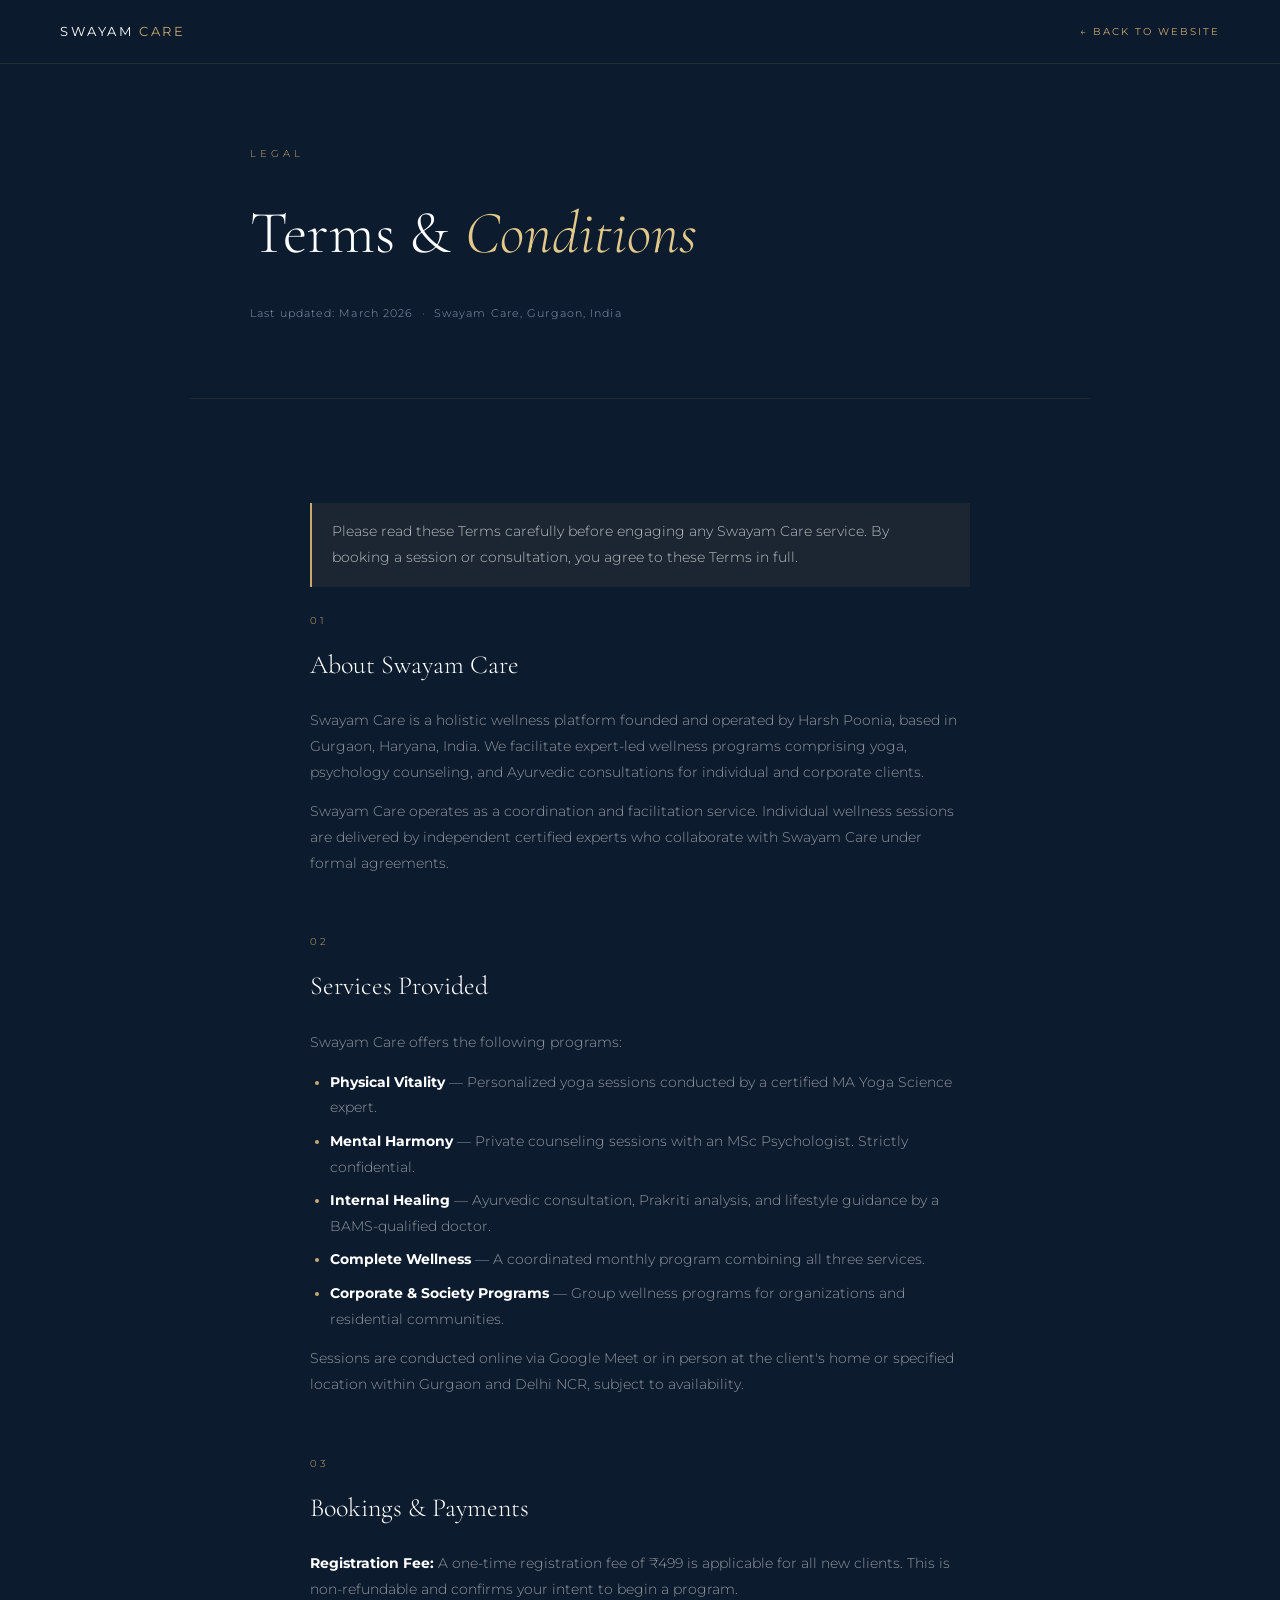
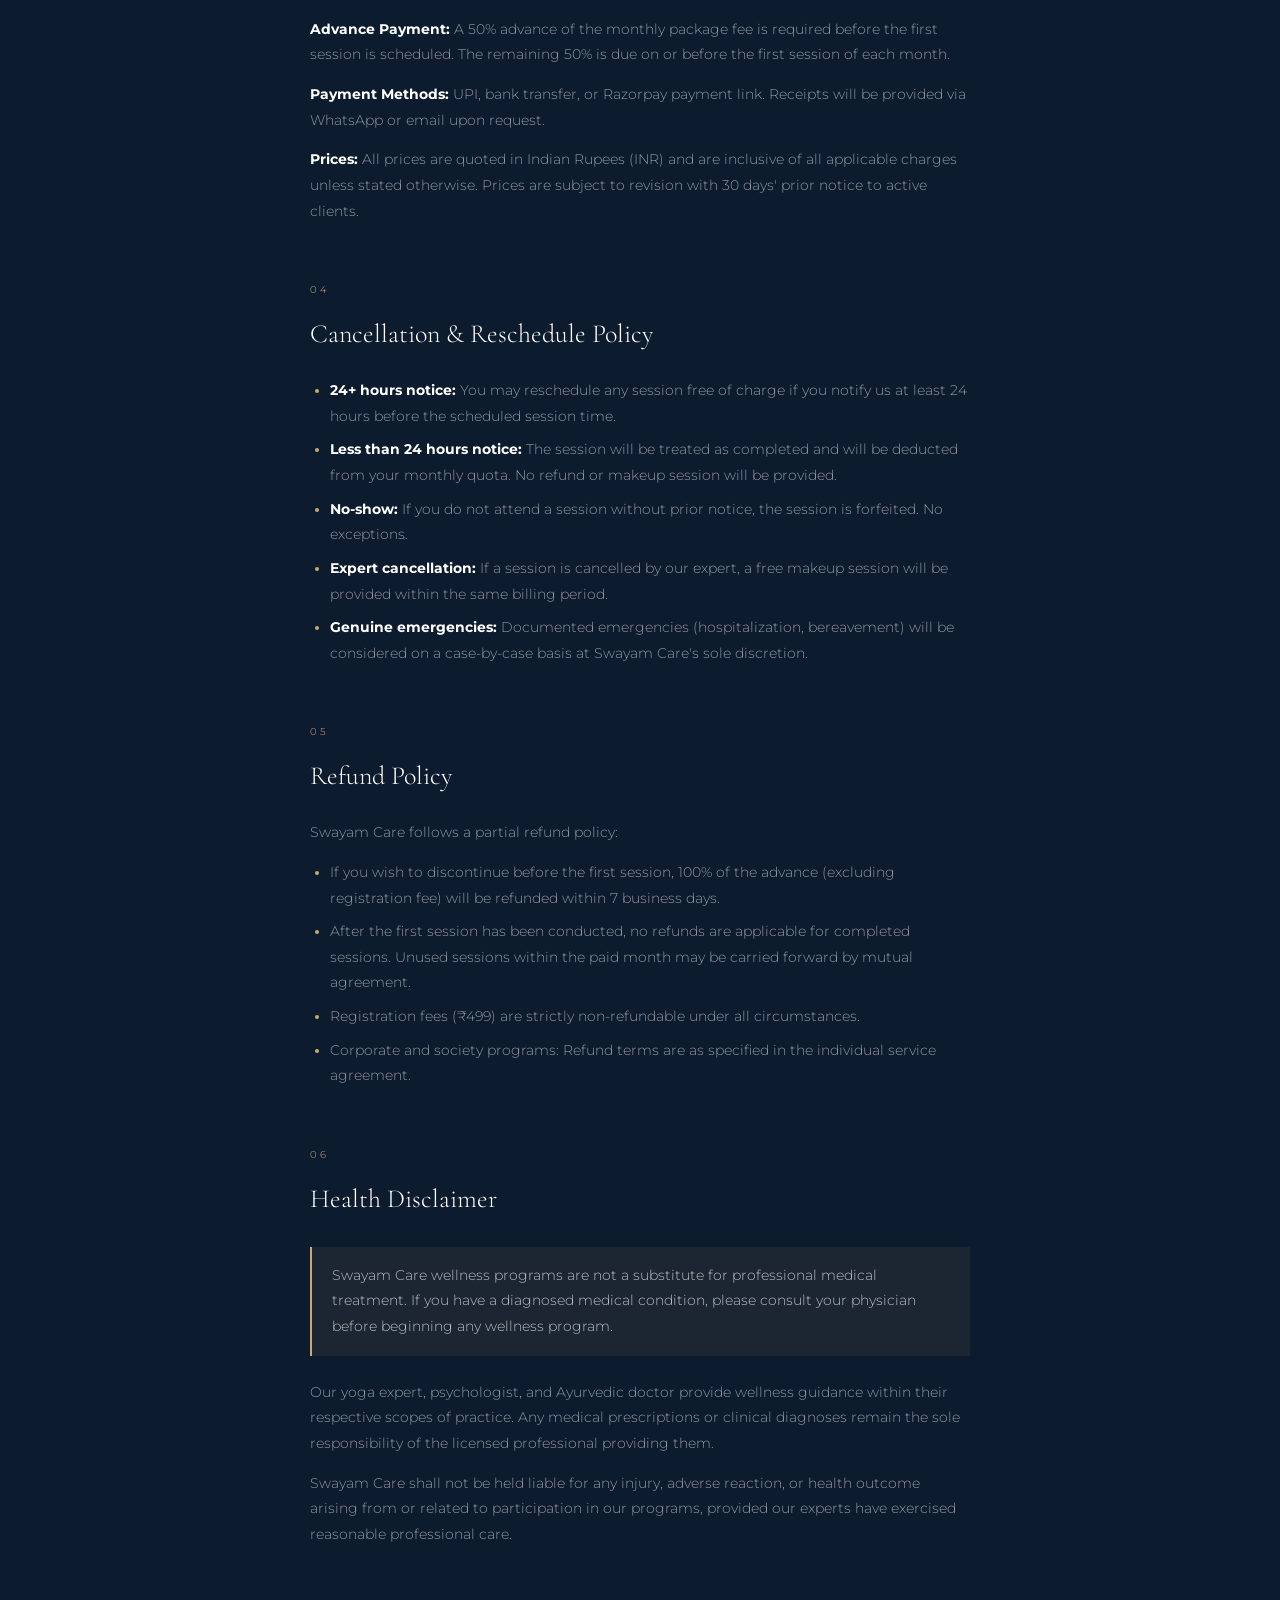
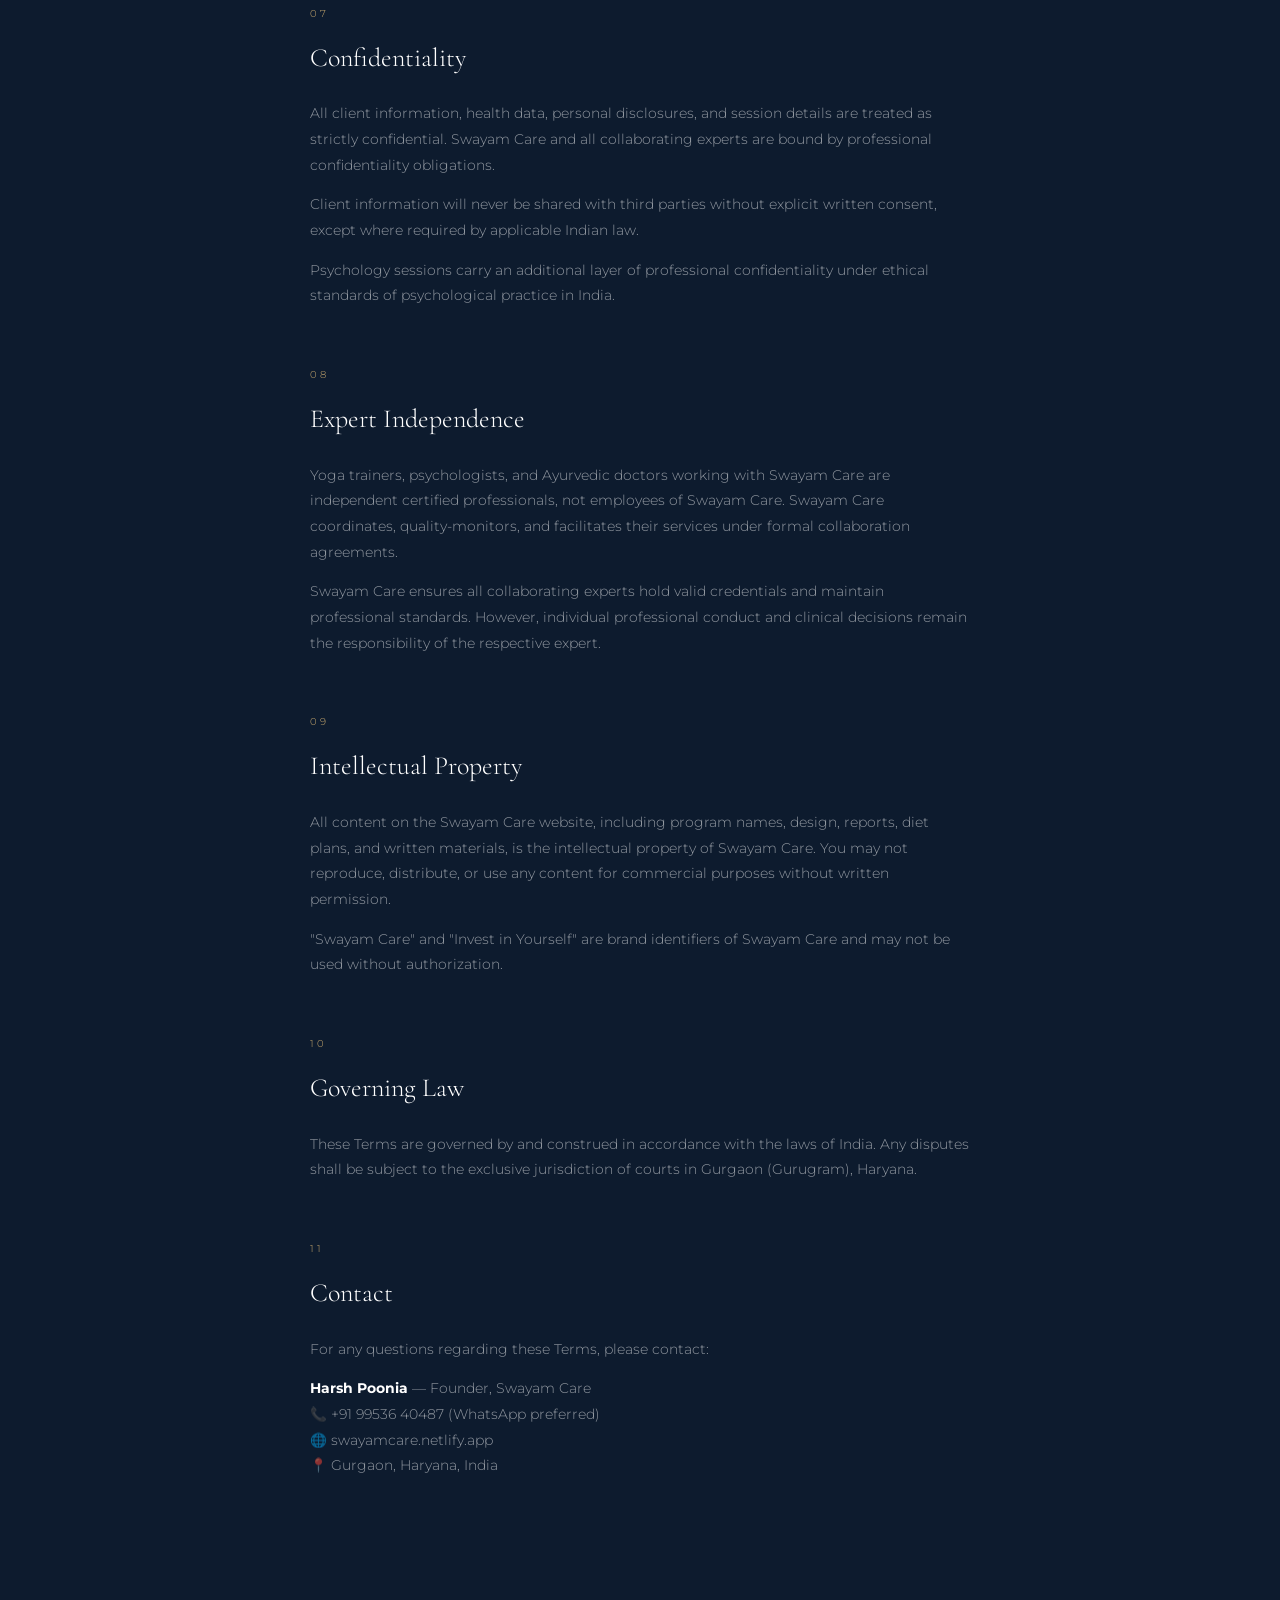
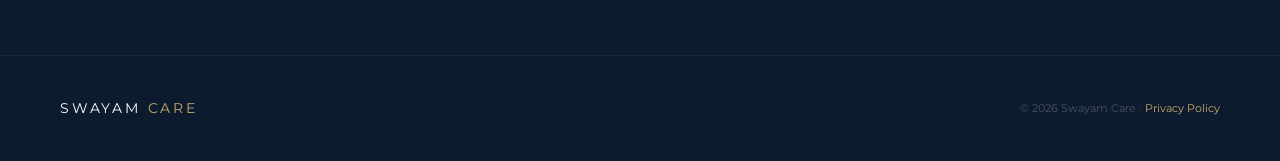
<file: terms.html>
<!DOCTYPE html>
<html lang="en">
<head>
<meta charset="UTF-8">
<meta name="viewport" content="width=device-width, initial-scale=1.0">
<title>Terms & Conditions — Swayam Care</title>
<link href="https://fonts.googleapis.com/css2?family=Cormorant+Garamond:ital,wght@0,300;0,400;1,300&family=Montserrat:wght@300;400;500&display=swap" rel="stylesheet">
<style>
*{margin:0;padding:0;box-sizing:border-box}
:root{--navy:#0d1b2e;--navy2:#152338;--gold:#c8a96e;--gold2:#e2c98a;--white:#fff;--gray:#8a9ab0;--ease:cubic-bezier(.25,.46,.45,.94)}
body{font-family:'Montserrat',sans-serif;background:var(--navy);color:var(--white);line-height:1.8}
nav{position:sticky;top:0;z-index:100;display:flex;align-items:center;justify-content:space-between;padding:20px 60px;background:rgba(13,27,46,.9);backdrop-filter:blur(20px);border-bottom:1px solid rgba(200,169,110,.12)}
.nav-logo{font-family:'Montserrat';font-size:13px;letter-spacing:.2em;color:var(--white);text-decoration:none}
.nav-logo span{color:var(--gold)}
.nav-back{font-size:10px;letter-spacing:.2em;text-transform:uppercase;color:var(--gold);text-decoration:none;transition:opacity .2s}
.nav-back:hover{opacity:.7}
.hero{padding:80px 60px 60px;border-bottom:1px solid rgba(200,169,110,.1)}
.hero-tag{font-size:10px;letter-spacing:.4em;text-transform:uppercase;color:var(--gold);margin-bottom:16px}
.hero-title{font-family:'Cormorant Garamond';font-weight:300;font-size:clamp(36px,5vw,60px);color:var(--white);margin-bottom:16px}
.hero-title em{font-style:italic;color:var(--gold2)}
.hero-meta{font-size:11px;color:var(--gray);letter-spacing:.1em}
.content{max-width:780px;margin:0 auto;padding:80px 60px 120px}
.section{margin-bottom:56px}
.section-num{font-size:10px;letter-spacing:.3em;text-transform:uppercase;color:var(--gold);margin-bottom:12px}
.section-title{font-family:'Cormorant Garamond';font-size:26px;font-weight:300;color:var(--white);margin-bottom:20px}
p{font-size:13.5px;color:rgba(255,255,255,.55);font-weight:300;margin-bottom:14px;line-height:1.9}
ul{padding-left:20px;margin-bottom:14px}
li{font-size:13.5px;color:rgba(255,255,255,.55);font-weight:300;line-height:1.9;margin-bottom:8px}
li::marker{color:var(--gold)}
.highlight{background:rgba(200,169,110,.08);border-left:2px solid var(--gold);padding:16px 20px;margin:24px 0}
.highlight p{margin:0;color:rgba(255,255,255,.7)}
hr{border:none;border-top:1px solid rgba(200,169,110,.15);margin:48px 0}
footer{border-top:1px solid rgba(200,169,110,.1);padding:40px 60px;display:flex;justify-content:space-between;align-items:center;flex-wrap:wrap;gap:16px}
.footer-logo{font-family:'Montserrat';font-size:14px;letter-spacing:.2em;color:var(--white)}
.footer-logo span{color:var(--gold)}
.footer-copy{font-size:11px;color:rgba(255,255,255,.25)}
</style>
</head>
<body>

<nav>
  <a class="nav-logo" href="index.html">SWAYAM <span>CARE</span></a>
  <a class="nav-back" href="index.html">← Back to Website</a>
</nav>

<div class="hero" style="max-width:900px;margin:0 auto">
  <p class="hero-tag">Legal</p>
  <h1 class="hero-title">Terms &amp; <em>Conditions</em></h1>
  <p class="hero-meta">Last updated: March 2026 &nbsp;·&nbsp; Swayam Care, Gurgaon, India</p>
</div>

<div class="content">

  <div class="highlight">
    <p>Please read these Terms carefully before engaging any Swayam Care service. By booking a session or consultation, you agree to these Terms in full.</p>
  </div>

  <div class="section">
    <p class="section-num">01</p>
    <h2 class="section-title">About Swayam Care</h2>
    <p>Swayam Care is a holistic wellness platform founded and operated by Harsh Poonia, based in Gurgaon, Haryana, India. We facilitate expert-led wellness programs comprising yoga, psychology counseling, and Ayurvedic consultations for individual and corporate clients.</p>
    <p>Swayam Care operates as a coordination and facilitation service. Individual wellness sessions are delivered by independent certified experts who collaborate with Swayam Care under formal agreements.</p>
  </div>

  <div class="section">
    <p class="section-num">02</p>
    <h2 class="section-title">Services Provided</h2>
    <p>Swayam Care offers the following programs:</p>
    <ul>
      <li><strong style="color:var(--white)">Physical Vitality</strong> — Personalized yoga sessions conducted by a certified MA Yoga Science expert.</li>
      <li><strong style="color:var(--white)">Mental Harmony</strong> — Private counseling sessions with an MSc Psychologist. Strictly confidential.</li>
      <li><strong style="color:var(--white)">Internal Healing</strong> — Ayurvedic consultation, Prakriti analysis, and lifestyle guidance by a BAMS-qualified doctor.</li>
      <li><strong style="color:var(--white)">Complete Wellness</strong> — A coordinated monthly program combining all three services.</li>
      <li><strong style="color:var(--white)">Corporate & Society Programs</strong> — Group wellness programs for organizations and residential communities.</li>
    </ul>
    <p>Sessions are conducted online via Google Meet or in person at the client's home or specified location within Gurgaon and Delhi NCR, subject to availability.</p>
  </div>

  <div class="section">
    <p class="section-num">03</p>
    <h2 class="section-title">Bookings & Payments</h2>
    <p><strong style="color:var(--white)">Registration Fee:</strong> A one-time registration fee of ₹499 is applicable for all new clients. This is non-refundable and confirms your intent to begin a program.</p>
    <p><strong style="color:var(--white)">Advance Payment:</strong> A 50% advance of the monthly package fee is required before the first session is scheduled. The remaining 50% is due on or before the first session of each month.</p>
    <p><strong style="color:var(--white)">Payment Methods:</strong> UPI, bank transfer, or Razorpay payment link. Receipts will be provided via WhatsApp or email upon request.</p>
    <p><strong style="color:var(--white)">Prices:</strong> All prices are quoted in Indian Rupees (INR) and are inclusive of all applicable charges unless stated otherwise. Prices are subject to revision with 30 days' prior notice to active clients.</p>
  </div>

  <div class="section">
    <p class="section-num">04</p>
    <h2 class="section-title">Cancellation & Reschedule Policy</h2>
    <ul>
      <li><strong style="color:var(--white)">24+ hours notice:</strong> You may reschedule any session free of charge if you notify us at least 24 hours before the scheduled session time.</li>
      <li><strong style="color:var(--white)">Less than 24 hours notice:</strong> The session will be treated as completed and will be deducted from your monthly quota. No refund or makeup session will be provided.</li>
      <li><strong style="color:var(--white)">No-show:</strong> If you do not attend a session without prior notice, the session is forfeited. No exceptions.</li>
      <li><strong style="color:var(--white)">Expert cancellation:</strong> If a session is cancelled by our expert, a free makeup session will be provided within the same billing period.</li>
      <li><strong style="color:var(--white)">Genuine emergencies:</strong> Documented emergencies (hospitalization, bereavement) will be considered on a case-by-case basis at Swayam Care's sole discretion.</li>
    </ul>
  </div>

  <div class="section">
    <p class="section-num">05</p>
    <h2 class="section-title">Refund Policy</h2>
    <p>Swayam Care follows a partial refund policy:</p>
    <ul>
      <li>If you wish to discontinue before the first session, 100% of the advance (excluding registration fee) will be refunded within 7 business days.</li>
      <li>After the first session has been conducted, no refunds are applicable for completed sessions. Unused sessions within the paid month may be carried forward by mutual agreement.</li>
      <li>Registration fees (₹499) are strictly non-refundable under all circumstances.</li>
      <li>Corporate and society programs: Refund terms are as specified in the individual service agreement.</li>
    </ul>
  </div>

  <div class="section">
    <p class="section-num">06</p>
    <h2 class="section-title">Health Disclaimer</h2>
    <div class="highlight">
      <p>Swayam Care wellness programs are not a substitute for professional medical treatment. If you have a diagnosed medical condition, please consult your physician before beginning any wellness program.</p>
    </div>
    <p>Our yoga expert, psychologist, and Ayurvedic doctor provide wellness guidance within their respective scopes of practice. Any medical prescriptions or clinical diagnoses remain the sole responsibility of the licensed professional providing them.</p>
    <p>Swayam Care shall not be held liable for any injury, adverse reaction, or health outcome arising from or related to participation in our programs, provided our experts have exercised reasonable professional care.</p>
  </div>

  <div class="section">
    <p class="section-num">07</p>
    <h2 class="section-title">Confidentiality</h2>
    <p>All client information, health data, personal disclosures, and session details are treated as strictly confidential. Swayam Care and all collaborating experts are bound by professional confidentiality obligations.</p>
    <p>Client information will never be shared with third parties without explicit written consent, except where required by applicable Indian law.</p>
    <p>Psychology sessions carry an additional layer of professional confidentiality under ethical standards of psychological practice in India.</p>
  </div>

  <div class="section">
    <p class="section-num">08</p>
    <h2 class="section-title">Expert Independence</h2>
    <p>Yoga trainers, psychologists, and Ayurvedic doctors working with Swayam Care are independent certified professionals, not employees of Swayam Care. Swayam Care coordinates, quality-monitors, and facilitates their services under formal collaboration agreements.</p>
    <p>Swayam Care ensures all collaborating experts hold valid credentials and maintain professional standards. However, individual professional conduct and clinical decisions remain the responsibility of the respective expert.</p>
  </div>

  <div class="section">
    <p class="section-num">09</p>
    <h2 class="section-title">Intellectual Property</h2>
    <p>All content on the Swayam Care website, including program names, design, reports, diet plans, and written materials, is the intellectual property of Swayam Care. You may not reproduce, distribute, or use any content for commercial purposes without written permission.</p>
    <p>"Swayam Care" and "Invest in Yourself" are brand identifiers of Swayam Care and may not be used without authorization.</p>
  </div>

  <div class="section">
    <p class="section-num">10</p>
    <h2 class="section-title">Governing Law</h2>
    <p>These Terms are governed by and construed in accordance with the laws of India. Any disputes shall be subject to the exclusive jurisdiction of courts in Gurgaon (Gurugram), Haryana.</p>
  </div>

  <div class="section">
    <p class="section-num">11</p>
    <h2 class="section-title">Contact</h2>
    <p>For any questions regarding these Terms, please contact:</p>
    <p><strong style="color:var(--white)">Harsh Poonia</strong> — Founder, Swayam Care<br>
    📞 +91 99536 40487 (WhatsApp preferred)<br>
    🌐 swayamcare.netlify.app<br>
    📍 Gurgaon, Haryana, India</p>
  </div>

</div>

<footer>
  <div class="footer-logo">SWAYAM <span>CARE</span></div>
  <div class="footer-copy">© 2026 Swayam Care · <a href="privacy.html" style="color:var(--gold);text-decoration:none">Privacy Policy</a></div>
</footer>

</body>
</html>
</file>
